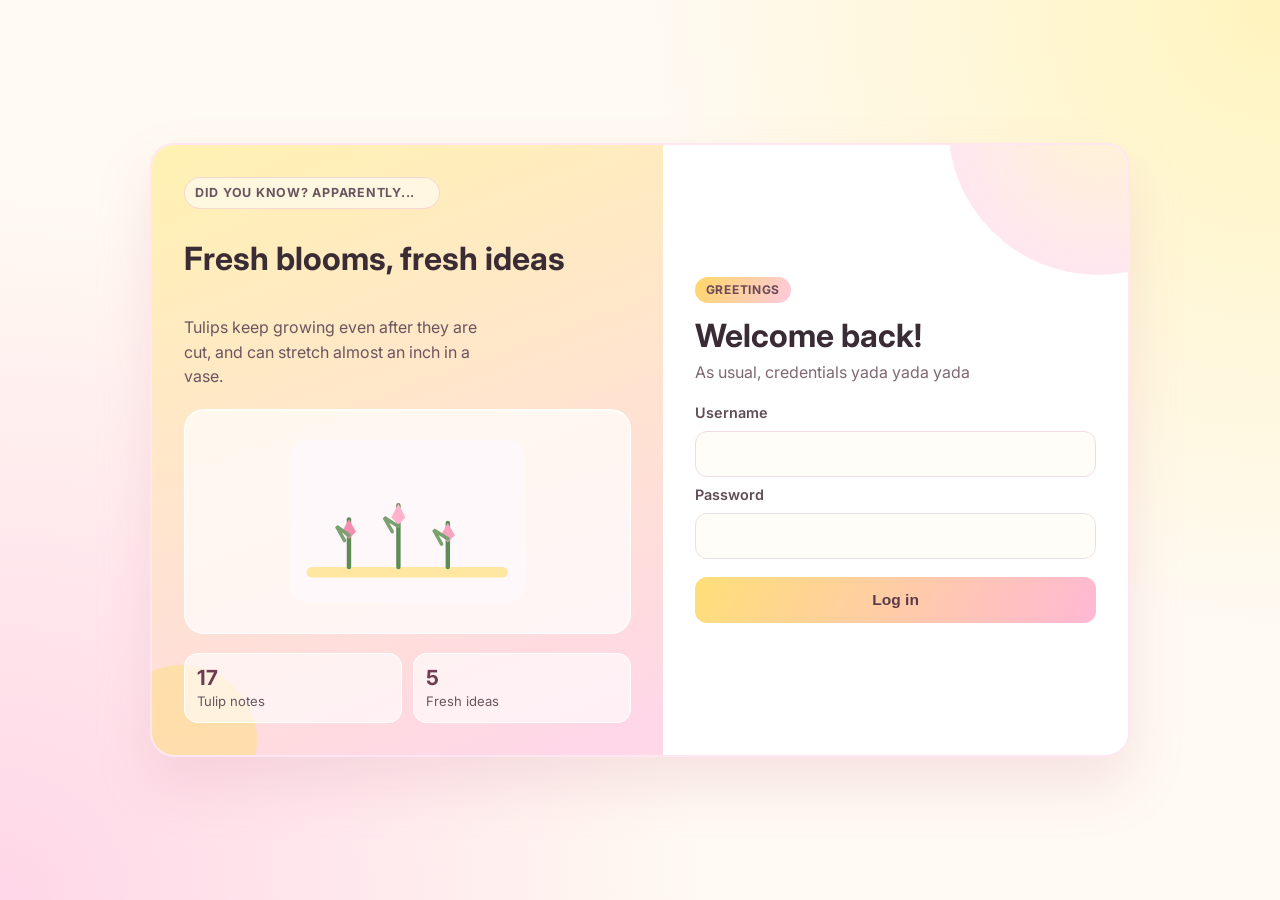
<file: index.html>
<!DOCTYPE html>
<html lang="en">
  <head>
    <meta charset="UTF-8" />
    <meta name="viewport" content="width=device-width, initial-scale=1.0" />
    <title>forbes.co - Team Login</title>
    <link rel="preconnect" href="https://fonts.googleapis.com" />
    <link rel="preconnect" href="https://fonts.gstatic.com" crossorigin />
    <link
      href="https://fonts.googleapis.com/css2?family=Inter:wght@400;500;600;700&display=swap"
      rel="stylesheet"
    />
    <link rel="stylesheet" href="css/login-page.css" />
  </head>
  <body>
    <main class="page">
      <section class="auth-card" aria-labelledby="login-title">
        <div class="auth-layout">
          <aside class="auth-visual" aria-hidden="true">
            <div class="visual-text" id="visual-text">
              <p class="visual-kicker" id="theme-kicker">Fun Facts</p>
              <h2 id="theme-title">Fresh blooms, fresh ideas</h2>
              <p id="theme-description">
                Tulips keep growing even after they are cut, and can stretch
                almost an inch in a vase. A little reminder that steady growth
                can happen every day.
              </p>
            </div>

            <div class="illustration-card" id="theme-illustration">
              <svg
                class="brand-illustration"
                viewBox="0 0 300 220"
                fill="none"
                xmlns="http://www.w3.org/2000/svg"
              >
                <rect x="16" y="18" width="268" height="184" rx="22" fill="#fff8fb" />
                <rect x="36" y="162" width="228" height="12" rx="6" fill="#ffe7a1" />
                <path d="M84 162V108" stroke="#5f8b57" stroke-width="5" stroke-linecap="round" />
                <path d="M140 162V92" stroke="#5f8b57" stroke-width="5" stroke-linecap="round" />
                <path d="M196 162V112" stroke="#5f8b57" stroke-width="5" stroke-linecap="round" />
                <path d="M76 122L84 108L92 122L84 130L76 122Z" fill="#f48fb3" />
                <path d="M132 106L140 90L148 106L140 114L132 106Z" fill="#ffb3cd" />
                <path d="M188 126L196 112L204 126L196 134L188 126Z" fill="#f7a3c2" />
                <path d="M84 126L70 116L79 132" stroke="#7aa16f" stroke-width="4" stroke-linecap="round" />
                <path d="M140 116L124 106L133 122" stroke="#7aa16f" stroke-width="4" stroke-linecap="round" />
                <path d="M196 130L180 120L189 136" stroke="#7aa16f" stroke-width="4" stroke-linecap="round" />
                <circle cx="236" cy="66" r="20" fill="#ffd5e6" />
                <circle cx="236" cy="66" r="8" fill="#fff8fb" />
              </svg>
            </div>

            <div class="visual-metrics">
              <div>
                <strong id="metric-a-value">17</strong>
                <span id="metric-a-label">Tulip notes</span>
              </div>
              <div>
                <strong id="metric-b-value">5</strong>
                <span id="metric-b-label">Fresh ideas</span>
              </div>
            </div>
          </aside>

          <div class="auth-form-pane">
            <div class="brand-pill">Greetings</div>
            <h1 id="login-title">Welcome back!</h1>
            <p class="subtitle">As usual, credentials yada yada yada</p>

            <form id="login-form" novalidate>
              <label for="username">Username</label>
              <input
                type="text"
                id="username"
                name="username"
                autocomplete="username"
                placeholder=""
                required
              />

              <label for="password">Password</label>
              <input
                type="password"
                id="password"
                name="password"
                autocomplete="current-password"
                placeholder=""
                required
                minlength="6"
              />

              <button type="submit" id="submit-btn">Log in</button>
            </form>

            <!-- <p class="hint">
              Mock credentials: <strong>test@email.com</strong> /
              <strong>password</strong>
            </p> -->
          </div>
        </div>
      </section>
    </main>
    <div id="toast-container" class="toast-container" aria-live="polite" aria-atomic="true"></div>

    <script src="js/toast-notifications.js"></script>
    <script src="js/login-page.js"></script>
  </body>
</html>
</file>
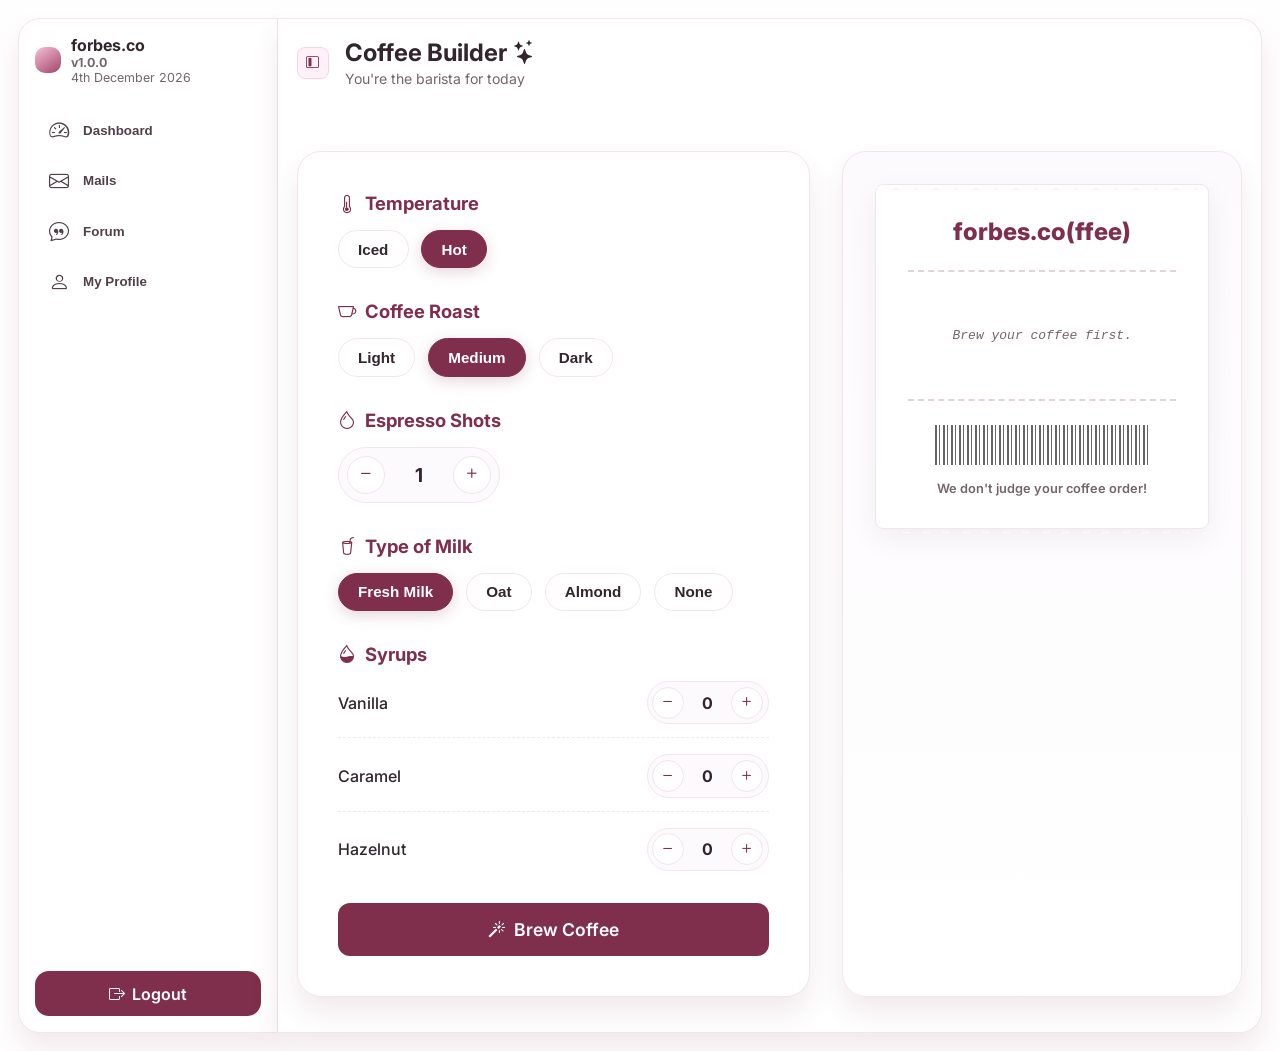
<file: coffee-builder.html>
<!DOCTYPE html>
<html lang="en">

<head>
    <meta charset="UTF-8" />
    <meta name="viewport" content="width=device-width, initial-scale=1.0" />
    <title>forbes.co - Coffee Builder</title>
    <link rel="preconnect" href="https://fonts.googleapis.com" />
    <link rel="preconnect" href="https://fonts.gstatic.com" crossorigin />
    <link href="https://fonts.googleapis.com/css2?family=Inter:wght@400;500;600;700;800&display=swap"
        rel="stylesheet" />
    <link rel="stylesheet" href="https://cdn.jsdelivr.net/npm/bootstrap-icons@1.11.3/font/bootstrap-icons.min.css" />
    <link rel="stylesheet" href="css/dashboard-page.css" />
    <link rel="stylesheet" href="css/inventory-page.css" />
    <link rel="stylesheet" href="css/unlock-modal.css" />
    <link rel="stylesheet" href="css/coffee-builder.css" />
</head>

<body>
    <div class="dashboard-shell">
        <aside class="sidebar">
            <div class="brand">
                <span class="brand-dot"></span>
                <div>
                    <p class="brand-name">forbes.co</p>
                    <p class="brand-sub" style="font-weight: bold;">v1.0.0</p>
                    <p id="brand-date" class="brand-sub"></p>
                </div>
            </div>

            <nav class="sidebar-nav" aria-label="Primary">
                <button class="nav-item" onclick="window.location.href='dashboard.html'">
                    <i class="bi bi-speedometer2"></i>
                    <span>Dashboard</span>
                </button>
                <button class="nav-item" onclick="window.location.href='mails.html'">
                    <i class="bi bi-envelope"></i>
                    <span>Mails</span>
                </button>
                <button class="nav-item" onclick="window.location.href='forum.html'">
                    <i class="bi bi-chat-quote"></i>
                    <span>Forum</span>
                </button>
                <button class="nav-item" onclick="window.location.href='profile.html'">
                    <i class="bi bi-person"></i>
                    <span>My Profile</span>
                </button>
            </nav>

            <div class="sidebar-footer">
                <!-- <div class="sidebar-note">
                    <p class="note-title">Coffee Time</p>
                    <p class="note-copy">Brewing something special today.</p>
                </div> -->
                <button id="logout-btn" class="btn solid sidebar-logout" type="button">
                    <i class="bi bi-box-arrow-right" aria-hidden="true"></i>
                    <span>Logout</span>
                </button>
            </div>
        </aside>

        <main class="main-content">
            <header class="topbar">
                <div style="display: flex; align-items: center; gap: 1rem;">
                    <button id="sidebar-toggle" class="sidebar-toggle" aria-label="Toggle Sidebar">
                        <i class="bi bi-layout-sidebar-inset"></i>
                    </button>
                    <div>
                        <h1>Coffee Builder <i class="bi bi-stars"></i></h1>
                        <p id="session-status" class="session-status">Build your perfect cup</p>
                    </div>
                </div>
            </header>

            <div class="builder-container">
                <div class="options-grid">

                    <!-- Form Side -->
                    <div class="builder-card form-card">

                        <!-- Temperature -->
                        <div class="builder-section">
                            <h3><i class="bi bi-thermometer-half"></i> Temperature</h3>
                            <div class="pill-group" id="temp-group">
                                <button class="pill-btn" data-val="Iced">Iced</button>
                                <button class="pill-btn selected" data-val="Hot">Hot</button>
                            </div>
                        </div>

                        <!-- Coffee Roast -->
                        <div class="builder-section">
                            <h3><i class="bi bi-cup"></i> Coffee Roast</h3>
                            <div class="pill-group" id="roast-group">
                                <button class="pill-btn" data-val="Light Roast">Light</button>
                                <button class="pill-btn selected" data-val="Medium Roast">Medium</button>
                                <button class="pill-btn" data-val="Dark Roast">Dark</button>
                            </div>
                        </div>

                        <!-- Espresso Shots -->
                        <div class="builder-section">
                            <h3><i class="bi bi-droplet"></i> Espresso Shots</h3>
                            <div class="counter-wrap">
                                <button class="icon-btn" id="shot-minus"><i class="bi bi-dash"></i></button>
                                <span class="counter-val" id="shot-count">1</span>
                                <button class="icon-btn" id="shot-plus"><i class="bi bi-plus"></i></button>
                            </div>
                        </div>

                        <!-- Milk Type -->
                        <div class="builder-section">
                            <h3><i class="bi bi-cup-straw"></i> Type of Milk</h3>
                            <div class="pill-group" id="milk-group">
                                <button class="pill-btn selected" data-val="Fresh Milk">Fresh Milk</button>
                                <button class="pill-btn" data-val="Oat Milk">Oat</button>
                                <button class="pill-btn" data-val="Almond Milk">Almond</button>
                                <button class="pill-btn" data-val="No Milk">None</button>
                            </div>
                        </div>

                        <!-- Syrups -->
                        <div class="builder-section">
                            <h3><i class="bi bi-droplet-half"></i> Syrups</h3>
                            <div class="syrup-list">
                                <div class="syrup-item" data-syrup="Vanilla">
                                    <span class="syrup-name">Vanilla</span>
                                    <div class="counter-wrap small">
                                        <button class="icon-btn syrup-minus"><i class="bi bi-dash"></i></button>
                                        <span class="counter-val syrup-count">0</span>
                                        <button class="icon-btn syrup-plus"><i class="bi bi-plus"></i></button>
                                    </div>
                                </div>
                                <div class="syrup-item" data-syrup="Caramel">
                                    <span class="syrup-name">Caramel</span>
                                    <div class="counter-wrap small">
                                        <button class="icon-btn syrup-minus"><i class="bi bi-dash"></i></button>
                                        <span class="counter-val syrup-count">0</span>
                                        <button class="icon-btn syrup-plus"><i class="bi bi-plus"></i></button>
                                    </div>
                                </div>
                                <div class="syrup-item" data-syrup="Hazelnut">
                                    <span class="syrup-name">Hazelnut</span>
                                    <div class="counter-wrap small">
                                        <button class="icon-btn syrup-minus"><i class="bi bi-dash"></i></button>
                                        <span class="counter-val syrup-count">0</span>
                                        <button class="icon-btn syrup-plus"><i class="bi bi-plus"></i></button>
                                    </div>
                                </div>
                            </div>
                        </div>

                        <button class="btn solid brew-btn" id="brew-btn">
                            <i class="bi bi-magic"></i> Brew Coffee
                        </button>
                    </div>

                    <!-- Output Side -->
                    <div class="builder-card result-card">
                        <div class="ticket">
                            <h2 class="ticket-brand">forbes.co(ffee)</h2>
                            <div class="ticket-divider"></div>

                            <div class="order-details" id="order-details">
                                <p class="placeholder-text">Brew your coffee first.</p>
                                <!-- JS outputs content here -->
                            </div>

                            <div class="ticket-divider"></div>
                            <div class="ticket-bottom">
                                <div class="barcode"></div>
                                <p class="thanks-note">We don't judge your coffee order!</p>
                            </div>
                        </div>
                    </div>

                </div>
            </div>
        </main>
        <div id="sidebar-overlay" class="sidebar-overlay"></div>
    </div>
    <script src="js/sidebar.js"></script>
    <script src="js/inventory-page.js"></script>
    <script src="js/audio-manager.js"></script>
    <script src="js/unlock-modal.js"></script>
    <script src="js/coffee-builder.js"></script>
</body>

</html>
</file>
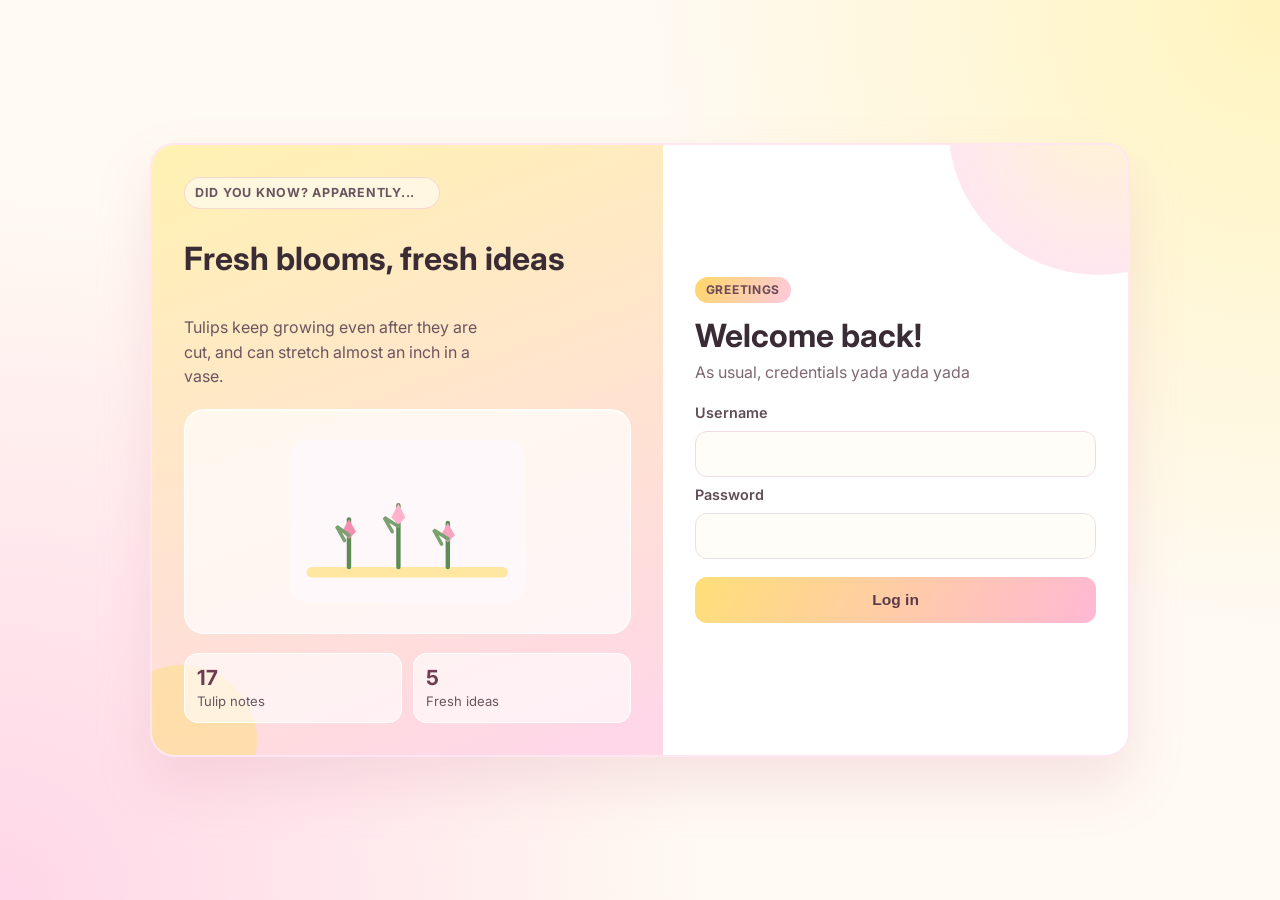
<file: dashboard.html>
<!DOCTYPE html>
<html lang="en">

<head>
  <meta charset="UTF-8" />
  <meta name="viewport" content="width=device-width, initial-scale=1.0" />
  <title>forbes.co - Dashboard</title>
  <link rel="preconnect" href="https://fonts.googleapis.com" />
  <link rel="preconnect" href="https://fonts.gstatic.com" crossorigin />
  <link href="https://fonts.googleapis.com/css2?family=Inter:wght@400;500;600;700&display=swap" rel="stylesheet" />
  <link rel="stylesheet" href="https://cdn.jsdelivr.net/npm/bootstrap-icons@1.11.3/font/bootstrap-icons.min.css" />
  <link rel="stylesheet" href="css/dashboard-page.css" />
</head>

<body>
  <div class="dashboard-shell">
    <aside class="sidebar">
      <div class="brand">
        <span class="brand-dot"></span>
        <div>
          <p class="brand-name">forbes.co</p>
          <p class="brand-sub" style="font-weight: bold;">v1.0.0</p>
          <p id="brand-date" class="brand-sub"></p>
        </div>
      </div>

      <nav class="sidebar-nav" aria-label="Primary">
        <button class="nav-item active" onclick="window.location.href='dashboard.html'">
          <i class="bi bi-speedometer2"></i>
          <span>Dashboard</span>
        </button>
        <button class="nav-item" onclick="window.location.href='mails.html'">
          <i class="bi bi-envelope"></i>
          <span>Mails</span>
        </button>
        <button class="nav-item" onclick="window.location.href='forum.html'">
          <i class="bi bi-chat-quote"></i>
          <span>Forum</span>
        </button>
        <button class="nav-item" onclick="window.location.href='profile.html'">
          <i class="bi bi-person"></i>
          <span>My Profile</span>
        </button>
      </nav>

      <div class="sidebar-footer">
        <!-- <div class="sidebar-note">
          <p class="note-title">Today’s vibe</p>
          <p class="note-copy">Pastel mode is on. Keep it bright and tidy.</p>
        </div> -->
        <button id="logout-btn" class="btn solid sidebar-logout" type="button">
          <i class="bi bi-box-arrow-right" aria-hidden="true"></i>
          <span>Logout</span>
        </button>
      </div>
    </aside>

    <main class="main-content">
      <header class="topbar">
        <div style="display: flex; align-items: center; gap: 1rem;">
          <button id="sidebar-toggle" class="sidebar-toggle" aria-label="Toggle Sidebar">
            <i class="bi bi-layout-sidebar-inset"></i>
          </button>
          <div>
            <h1>Dashboard</h1>
            <p id="session-status" class="session-status">Checking session...</p>
          </div>
        </div>
      </header>

      <section class="stats-grid" aria-label="Summary statistics">
        <article class="stat-card">
          <div class="stat-head">
            <p>My Events</p>
            <i class="bi bi-calendar-x stat-icon orders" aria-hidden="true"></i>
          </div>
          <h2 id="orders-today">0</h2>
          <span>Imminent celebrations</span>
        </article>
        <article class="stat-card">
          <div class="stat-head">
            <p>Love Points</p>
            <i class="bi bi-arrow-through-heart stat-icon revenue" aria-hidden="true"></i>
          </div>
          <h2 id="revenue-today">$0</h2>
          <span>Strong relationship indicator</span>
        </article>
        <article class="stat-card clickable" onclick="window.location.href='inventory.html'">
          <div class="stat-head">
            <p>Inventory Items</p>
            <i class="bi bi-box-seam stat-icon stock" aria-hidden="true"></i>
          </div>
          <h2 id="low-stock-count">12/40</h2>
          <span>Explore to unlock</span>
        </article>
      </section>

      <section class="panel-grid">
        <article class="panel orders-panel">
          <div class="panel-head">
            <h3>System Logs</h3>
            <!-- <button class="text-btn" type="button">Refresh</button> -->
          </div>
          <div class="logs-table-wrap">
            <table id="logs-table">
              <thead>
                <tr>
                  <th class="log-time">Timestamp</th>
                  <th class="log-event">Description</th>
                  <th class="priority-col">Priority</th>
                </tr>
              </thead>
              <tbody id="logs-body"></tbody>
            </table>
          </div>
        </article>

        <article class="panel tasks-panel">
          <div class="panel-head">
            <h3>Quick Tasks</h3>
          </div>
          <ul id="task-list" class="task-list"></ul>
        </article>

        <article class="panel music-panel">
          <div class="panel-head">
            <h3>My Jams</h3>
          </div>
          <div class="music-widget">
            <div class="music-info">
              <div class="record-wrapper">
                <img id="music-cover" src="media/music1.png" alt="Music Cover" class="music-cover">
                <div class="record-hole"></div>
              </div>
              <div class="track-details">
                <p id="track-name" class="track-name">Music 1</p>
                <p id="track-artist" class="track-artist">forbes.co vibes</p>
              </div>
            </div>
            <div class="music-controls">
              <button id="prev-track" class="music-btn" aria-label="Previous Track">
                <i class="bi bi-skip-backward-fill"></i>
              </button>
              <button id="play-pause" class="music-btn play-btn" aria-label="Play/Pause">
                <i id="play-icon" class="bi bi-play-fill"></i>
              </button>
              <button id="next-track" class="music-btn" aria-label="Next Track">
                <i class="bi bi-skip-forward-fill"></i>
              </button>
            </div>
            <div class="music-progress">
              <div id="progress-bar" class="progress-bar"></div>
            </div>
          </div>
        </article>
      </section>
    </main>
    <div id="sidebar-overlay" class="sidebar-overlay"></div>
  </div>

  <script src="js/sidebar.js"></script>
  <script src="js/dashboard-page.js"></script>
</body>

</html>
</file>
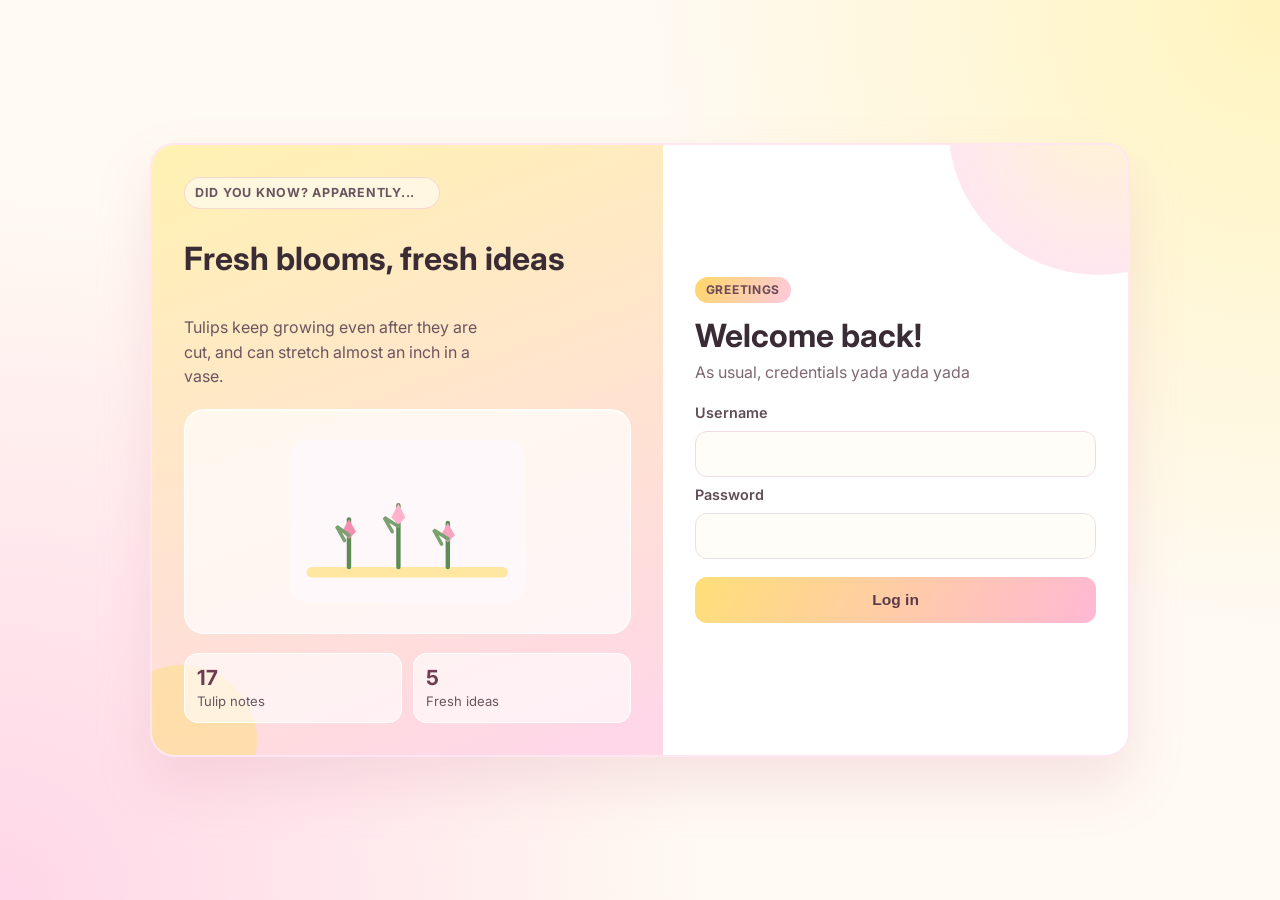
<file: digital-itinerary.html>
<!DOCTYPE html>
<html lang="en">

<head>
    <meta charset="UTF-8">
    <meta name="viewport" content="width=device-width, initial-scale=1.0">
    <title>Our Perfect Day</title>
    <!-- Cute Fonts -->
    <link rel="preconnect" href="https://fonts.googleapis.com">
    <link rel="preconnect" href="https://fonts.gstatic.com" crossorigin>
    <link
        href="https://fonts.googleapis.com/css2?family=Caveat:wght@600;700&family=Outfit:wght@400;500;700;800&family=Quicksand:wght@500;600;700&display=swap"
        rel="stylesheet">
    <!-- Icons -->
    <link rel="stylesheet" href="https://cdn.jsdelivr.net/npm/bootstrap-icons@1.11.3/font/bootstrap-icons.min.css">

    <!-- Custom CSS -->
    <link rel="stylesheet" href="css/digital-itinerary.css">
</head>

<body>

    <!-- Abstract Shapes for Background -->
    <div class="shape shape-1"></div>
    <div class="shape shape-2"></div>
    <div class="shape shape-3"></div>

    <div class="itinerary-wrapper">
        <header class="header">
            <h1>The Birthdate v26</h1>
            <p id="itinerary-date">Loading...</p>
        </header>

        <main id="itinerary-content" class="timeline">
            <!-- Timeline items injected here via JS -->
            <div class="loading-state">
                <i class="bi bi-balloon-heart"></i>
                <p>Curating your special moments...</p>
            </div>
        </main>

        <footer class="footer">
            <h3>See you soon! <i class="bi bi-heart-fill"></i></h3>
        </footer>
    </div>

    <!-- Scripts -->
    <script src="js/itinerary-config.js"></script>
    <script src="js/digital-itinerary.js"></script>
</body>

</html>
</file>
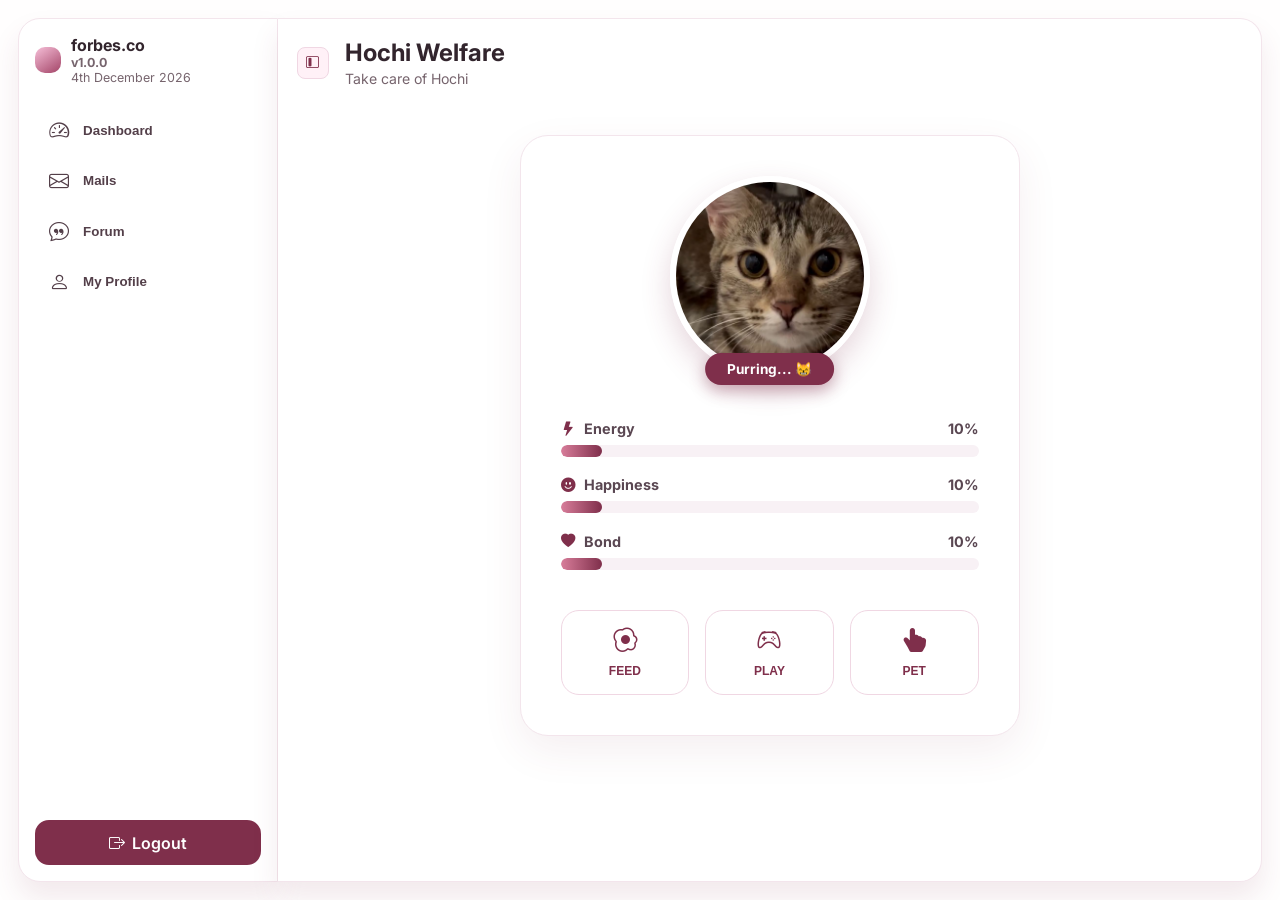
<file: hochi-welfare.html>
<!DOCTYPE html>
<html lang="en">

<head>
    <meta charset="UTF-8">
    <meta name="viewport" content="width=device-width, initial-scale=1.0">
    <title>forbes.co - Hochi Welfare</title>
    <link rel="preconnect" href="https://fonts.googleapis.com">
    <link rel="preconnect" href="https://fonts.gstatic.com" crossorigin>
    <link href="https://fonts.googleapis.com/css2?family=Inter:wght@400;500;600;700&display=swap" rel="stylesheet">
    <link rel="stylesheet" href="https://cdn.jsdelivr.net/npm/bootstrap-icons@1.11.3/font/bootstrap-icons.min.css">
    <link rel="stylesheet" href="css/dashboard-page.css">
    <link rel="stylesheet" href="css/hochi-page.css">
    <link rel="stylesheet" href="css/unlock-modal.css" />
</head>

<body>
    <div class="dashboard-shell">
        <aside class="sidebar">
            <div class="brand">
                <span class="brand-dot"></span>
                <div>
                    <p class="brand-name">forbes.co</p>
                    <p class="brand-sub" style="font-weight: bold;">v1.0.0</p>
                    <p id="brand-date" class="brand-sub"></p>
                </div>
            </div>

            <nav class="sidebar-nav" aria-label="Primary">
                <button class="nav-item" onclick="window.location.href='dashboard.html'">
                    <i class="bi bi-speedometer2"></i>
                    <span>Dashboard</span>
                </button>
                <button class="nav-item" onclick="window.location.href='mails.html'">
                    <i class="bi bi-envelope"></i>
                    <span>Mails</span>
                </button>
                <button class="nav-item" onclick="window.location.href='forum.html'">
                    <i class="bi bi-chat-quote"></i>
                    <span>Forum</span>
                </button>
                <button class="nav-item" onclick="window.location.href='profile.html'">
                    <i class="bi bi-person"></i>
                    <span>My Profile</span>
                </button>
            </nav>

            <div class="sidebar-footer">
                <!-- <div class="sidebar-note">
                    <p class="note-title">Welfare Check</p>
                    <p class="note-copy">Keep Hochi happy to unlock special rewards.</p>
                    <a href="javascript:resetHochiStats()"
                        style="font-size: 0.7rem; color: var(--burgundy); opacity: 0.6; text-decoration: underline; margin-top: 0.5rem; display: block;">Reset
                        Stats</a>
                </div> -->
                <button id="logout-btn" class="btn solid sidebar-logout" type="button">
                    <i class="bi bi-box-arrow-right" aria-hidden="true"></i>
                    <span>Logout</span>
                </button>
            </div>
        </aside>

        <main class="main-content">
            <header class="topbar">
                <div style="display: flex; align-items: center; gap: 1rem;">
                    <button id="sidebar-toggle" class="sidebar-toggle" aria-label="Toggle Sidebar">
                        <i class="bi bi-layout-sidebar-inset"></i>
                    </button>
                    <div>
                        <h1>Hochi Welfare</h1>
                        <p class="session-status">Take care of Hochi</p>
                    </div>
                </div>
            </header>

            <div class="hochi-container">
                <div class="hochi-card">
                    <div class="hochi-visual-wrap">
                        <img src="media/hochi.jpeg" alt="Hochi" class="hochi-image">
                        <div class="mood-vibe" id="hochi-vibe">Purring...</div>
                    </div>

                    <div class="stats-container">
                        <div class="stat-row">
                            <div class="stat-label">
                                <span><i class="bi bi-lightning-fill"></i> Energy</span>
                                <span id="energy-val">50%</span>
                            </div>
                            <div class="progress-bar-wrap">
                                <div id="energy-bar" class="progress-fill" style="width: 50%;"></div>
                            </div>
                        </div>

                        <div class="stat-row">
                            <div class="stat-label">
                                <span><i class="bi bi-emoji-smile-fill"></i> Happiness</span>
                                <span id="happiness-val">50%</span>
                            </div>
                            <div class="progress-bar-wrap">
                                <div id="happiness-bar" class="progress-fill" style="width: 50%;"></div>
                            </div>
                        </div>

                        <div class="stat-row">
                            <div class="stat-label">
                                <span><i class="bi bi-heart-fill"></i> Bond</span>
                                <span id="bond-val">50%</span>
                            </div>
                            <div class="progress-bar-wrap">
                                <div id="bond-bar" class="progress-fill" style="width: 50%;"></div>
                            </div>
                        </div>
                    </div>

                    <div class="action-buttons">
                        <button class="action-btn" id="feed-btn">
                            <i class="bi bi-egg-fried"></i>
                            <span>Feed</span>
                        </button>
                        <button class="action-btn" id="play-btn">
                            <i class="bi bi-controller"></i>
                            <span>Play</span>
                        </button>
                        <button class="action-btn" id="pet-btn">
                            <i class="bi bi-hand-index-thumb-fill"></i>
                            <span>Pet</span>
                        </button>
                    </div>
                </div>
            </div>
        </main>

        <div id="sidebar-overlay" class="sidebar-overlay"></div>
    </div>



    <!-- Warning Modal for Low Stats -->
    <div id="warning-modal" class="modal-overlay">
        <div class="modal-content">
            <div class="modal-visual warning">
                <i class="bi bi-exclamation-triangle" style="color: #e65100;"></i>
            </div>
            <h2>Careful Now...</h2>
            <p id="warning-desc">Please take care of Hochi carefully. Remember, playing too much can cause her energy to
                drain rapidly!</p>
            <div class="modal-actions">
                <button id="warning-close" class="btn solid"
                    style="width: 100%; background: #e65100; border-color: #e65100;">I'll be careful</button>
            </div>
        </div>
    </div>

    <script src="js/sidebar.js"></script>
    <script src="js/inventory-page.js"></script>
    <script src="js/audio-manager.js"></script>
    <script src="js/unlock-modal.js"></script>
    <script src="js/hochi-page.js"></script>
</body>

</html>
</file>
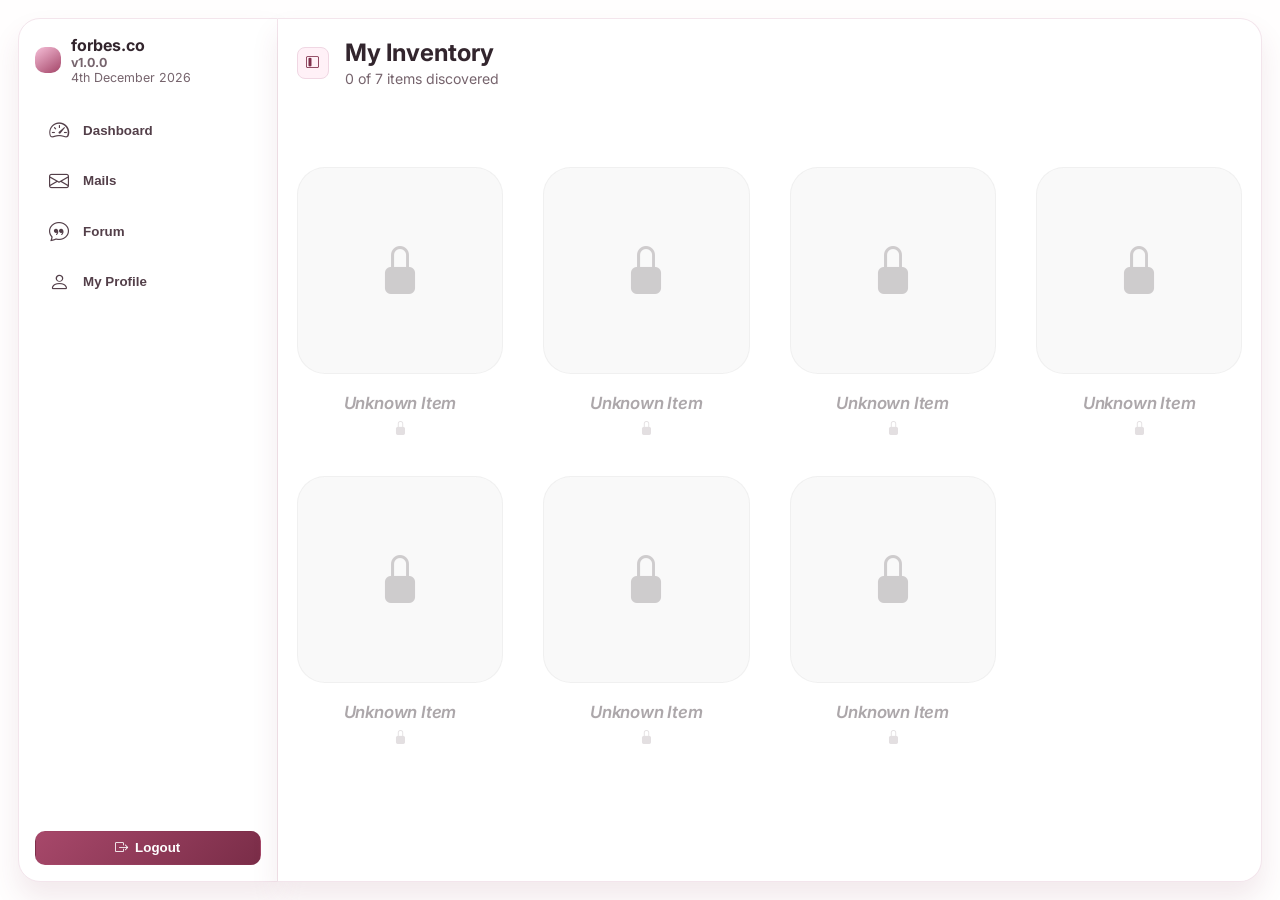
<file: inventory.html>
<!DOCTYPE html>
<html lang="en">

<head>
    <meta charset="UTF-8" />
    <meta name="viewport" content="width=device-width, initial-scale=1.0" />
    <title>forbes.co - Inventory Collection</title>
    <link rel="preconnect" href="https://fonts.googleapis.com" />
    <link rel="preconnect" href="https://fonts.gstatic.com" crossorigin />
    <link href="https://fonts.googleapis.com/css2?family=Inter:wght@400;500;600;700&display=swap" rel="stylesheet" />
    <link rel="stylesheet" href="https://cdn.jsdelivr.net/npm/bootstrap-icons@1.11.3/font/bootstrap-icons.min.css" />
    <link rel="stylesheet" href="css/dashboard-page.css" />
    <link rel="stylesheet" href="css/inventory-page.css" />
</head>

<body>
    <div class="dashboard-shell">
        <aside class="sidebar">
            <div class="brand">
                <span class="brand-dot"></span>
                <div>
                    <p class="brand-name">forbes.co</p>
                    <p class="brand-sub" style="font-weight: bold;">v1.0.0</p>
                    <p id="brand-date" class="brand-sub"></p>
                </div>
            </div>

            <nav class="sidebar-nav" aria-label="Primary">
                <button class="nav-item" onclick="window.location.href='dashboard.html'">
                    <i class="bi bi-speedometer2"></i>
                    <span>Dashboard</span>
                </button>
                <button class="nav-item" onclick="window.location.href='mails.html'">
                    <i class="bi bi-envelope"></i>
                    <span>Mails</span>
                </button>
                <button class="nav-item" onclick="window.location.href='forum.html'">
                    <i class="bi bi-chat-quote"></i>
                    <span>Forum</span>
                </button>
                <button class="nav-item" onclick="window.location.href='profile.html'">
                    <i class="bi bi-person"></i>
                    <span>My Profile</span>
                </button>
            </nav>

            <div class="sidebar-footer">
                <!-- <div class="sidebar-note">
                    <p class="note-title">Collection Goal</p>
                    <p class="note-copy">Unlock all items to reach Master Merchant level.</p>
                </div> -->
                <button id="logout-btn" class="btn solid sidebar-logout" type="button">
                    <i class="bi bi-box-arrow-right" aria-hidden="true"></i>
                    <span>Logout</span>
                </button>
            </div>
        </aside>

        <main class="main-content">
            <header class="topbar">
                <div style="display: flex; align-items: center; gap: 1rem;">
                    <button id="sidebar-toggle" class="sidebar-toggle" aria-label="Toggle Sidebar">
                        <i class="bi bi-layout-sidebar-inset"></i>
                    </button>
                    <div style="display: flex; align-items: center; gap: 0.75rem;">
                        <div>
                            <h1>My Inventory</h1>
                            <p id="inventory-progress" class="session-status">0 of 0 items discovered</p>
                        </div>
                    </div>
                </div>
                <!-- Redeem Action -->
                <div id="redeem-action-wrap" style="display: none;">
                    <button id="redeem-btn" class="btn solid gold-pulse">
                        <i class="bi bi-stars"></i>
                        <span>Redeem Tokens</span>
                    </button>
                </div>
            </header>

            <div class="inventory-container">
                <div id="inventory-grid" class="inventory-grid">
                    <!-- Dynamic inventory cards will be injected here -->
                </div>
            </div>
        </main>

        <!-- Modal for unlocking (Standard) -->
        <div id="unlock-modal" class="modal-overlay">
            <div class="modal-content">
                <div id="modal-item-visual" class="modal-visual">
                    <i class="bi bi-lock"></i>
                </div>
                <h2 id="modal-item-name">Item Locked</h2>
                <p id="modal-item-desc">You haven't unlocked this item yet! Keep exploring forbes.co to discover more
                    items for your collection.</p>
                <div class="modal-actions">
                    <button id="modal-cancel" class="btn solid" style="width: 100%;">Got it!</button>
                </div>
            </div>
        </div>

        <!-- Redemption Modal 1: The Invitation -->
        <div id="redeem-invite-modal" class="modal-overlay">
            <div class="modal-content">
                <div class="modal-visual gold">
                    <i class="bi bi-patch-check-fill"></i>
                </div>
                <h2>Legendary Collection!</h2>
                <p>You have successfully discovered all tokens scattered throughout the system. Your hardwork and
                    determination has brought you this far, and therefore you shall deservingly, be rewarded.</p>
                <div class="modal-actions">
                    <button id="craft-key-btn" class="btn solid" style="width: 100%;">Craft Master Key</button>
                    <button class="btn ghost modal-close-trigger" style="width: 100%; margin-top: 0.5rem;">Maybe
                        later</button>
                </div>
            </div>
        </div>

        <!-- Redemption Modal 2: The Keyhole Interaction -->
        <div id="keyhole-modal" class="modal-overlay">
            <div class="modal-content keyhole-layout">
                <div class="keyhole-area">
                    <div id="key-target" class="keyhole-target">
                        <i class="bi bi-key-fill"></i>
                    </div>
                </div>
                <h2>Almost there!</h2>
                <p>Drag the Master Key to unlock your reward.</p>

                <div class="draggable-key-wrap">
                    <div id="master-key" class="master-key-asset" draggable="true">
                        <i class="bi bi-key-fill"></i>
                    </div>
                </div>
            </div>
        </div>

        <!-- Global System Loading Overaly -->
        <div id="system-loading" class="system-loading-overlay">
            <div class="loader-content">
                <div class="modern-spinner"></div>
                <p id="loading-msg">Unlocking Reward...</p>
            </div>
        </div>

        <div id="sidebar-overlay" class="sidebar-overlay"></div>
    </div>

    <script src="js/sidebar.js"></script>
    <script src="js/audio-manager.js"></script>
    <script src="js/inventory-page.js"></script>
</body>

</html>
</file>
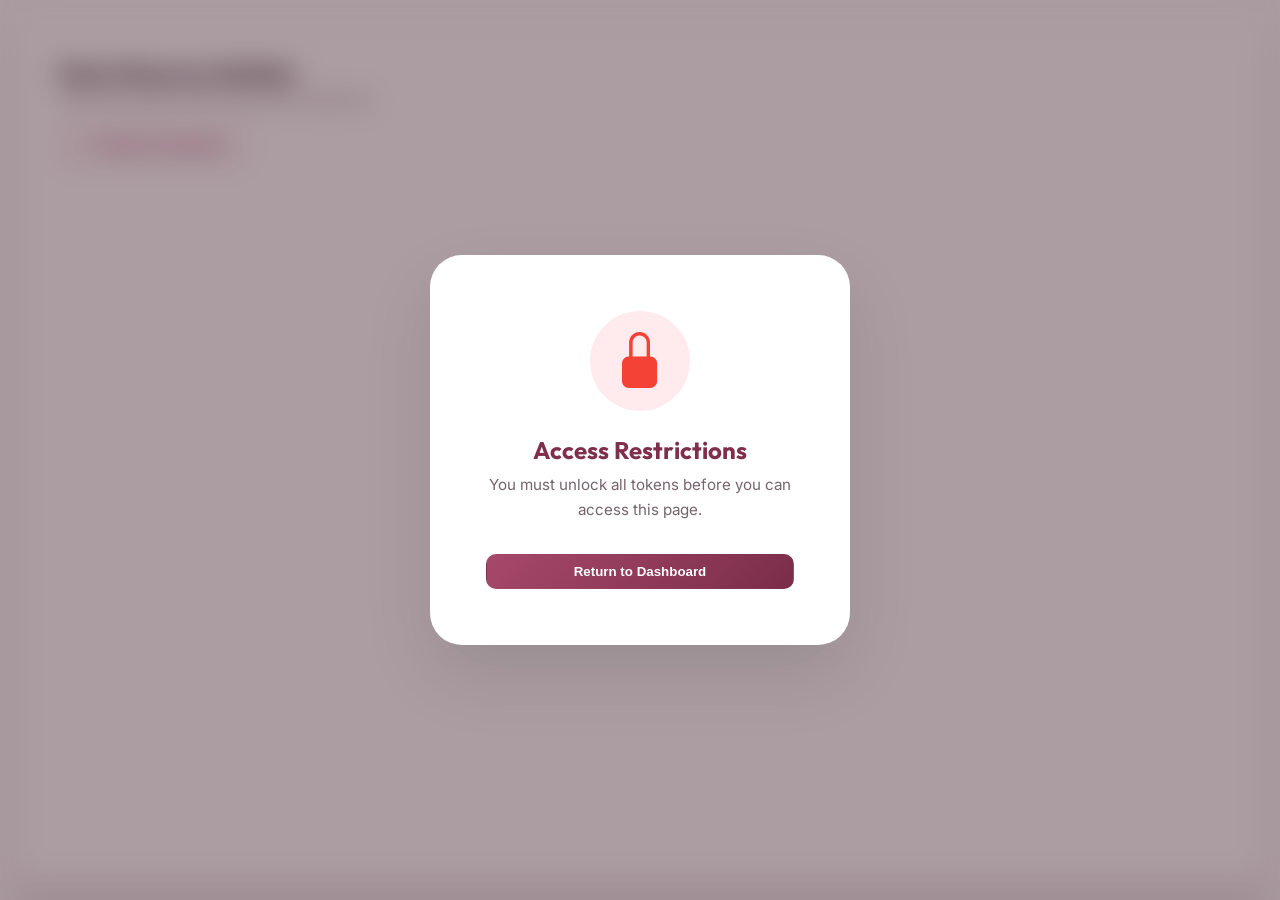
<file: itinerary-builder.html>
<!DOCTYPE html>
<html lang="en">

<head>
    <meta charset="UTF-8" />
    <meta name="viewport" content="width=device-width, initial-scale=1.0" />
    <title>forbes.co - Date Itinerary Builder</title>
    <link rel="preconnect" href="https://fonts.googleapis.com" />
    <link rel="preconnect" href="https://fonts.gstatic.com" crossorigin />
    <link
        href="https://fonts.googleapis.com/css2?family=Inter:wght@400;500;600;700&family=Outfit:wght@400;600;700&display=swap"
        rel="stylesheet" />
    <link rel="stylesheet" href="https://cdn.jsdelivr.net/npm/bootstrap-icons@1.11.3/font/bootstrap-icons.min.css" />
    <link rel="stylesheet" href="css/dashboard-page.css" />
    <link rel="stylesheet" href="css/itinerary-builder.css" />
</head>

<body class="itinerary-page">


    <div class="itinerary-wrapper">
        <main class="main-content">
            <header class="topbar">
                <div style="display: flex; flex-direction: column; align-items: flex-start; gap: 1.2rem;">
                    <div>
                        <h1>Date Itinerary Builder</h1>
                        <p class="session-status">Curate the perfect day with premium selections</p>
                    </div>
                    <button class="btn ghost back-btn" onclick="window.location.href='inventory.html'">
                        <i class="bi bi-arrow-left"></i>
                        <span>Return to Inventory</span>
                    </button>
                </div>

            </header>

            <div class="itinerary-container" id="itinerary-grid">
                <!-- Dynamic Sections & Products will be injected here -->
            </div>
        </main>



        <!-- Sticky Bottom Checkout Bar -->
        <div id="sticky-checkout-bar" class="sticky-checkout-bar">
            <div class="sticky-container">
                <div class="sticky-total-info">
                    <span class="sticky-label">Itinerary Total</span>
                    <span id="sticky-total-val" class="sticky-price">RM 0.00</span>
                </div>
                <button id="sticky-proceed-btn" class="btn solid sticky-btn">
                    <span>Proceed to Checkout</span>
                    <i class="bi bi-arrow-right"></i>
                </button>
            </div>
        </div>
    </div>




    <!-- Empty Warning Modal -->
    <div id="empty-modal" class="modal-overlay">
        <div class="modal-content">
            <div class="modal-visual" style="background: #fff3e0; color: #ff9800;">
                <i class="bi bi-exclamation-triangle"></i>
            </div>
            <h2>Itinerary Empty</h2>
            <p>Your itinerary is currently empty. Please select at least one item before proceeding to checkout.</p>
            <div class="modal-actions">
                <button id="close-empty-modal" class="btn solid" style="width: 100%;">Got it!</button>
            </div>
        </div>
    </div>

    <!-- Limit Warning Modal -->
    <div id="limit-modal" class="modal-overlay">
        <div class="modal-content">
            <div class="modal-visual" style="background: #e3f2fd; color: #2196f3;">
                <i class="bi bi-info-circle"></i>
            </div>
            <h2>Selection Limit</h2>
            <p id="limit-modal-msg">You have reached the maximum selection limit for this section.</p>
            <div class="modal-actions">
                <button id="close-limit-modal" class="btn solid" style="width: 100%;">Got it!</button>
            </div>
        </div>
    </div>

    <!-- Incomplete Warning Modal -->
    <div id="incomplete-modal" class="modal-overlay">
        <div class="modal-content">
            <div class="modal-visual" style="background: #e1f5fe; color: #03a9f4;">
                <i class="bi bi-list-check"></i>
            </div>
            <h2>Almost Ready!</h2>
            <p id="incomplete-modal-msg">Please ensure you've selected at least one item from each category before
                proceeding to checkout.</p>
            <div class="modal-actions">
                <button id="close-incomplete-modal" class="btn solid" style="width: 100%;">Return to Plan</button>
            </div>
        </div>
    </div>

    <!-- Access Denied Modal -->
    <div id="access-denied-modal" class="modal-overlay">
        <div class="modal-content">
            <div class="modal-visual" style="background: #ffebee; color: #f44336;">
                <i class="bi bi-lock-fill"></i>
            </div>
            <h2>Access Restrictions</h2>
            <p>You must unlock all tokens before you can access this page.</p>
            <div class="modal-actions">
                <button id="close-access-denied" class="btn solid" style="width: 100%;">Return to Dashboard</button>
            </div>
        </div>
    </div>

    <script src="js/itinerary-config.js"></script>
    <script src="js/itinerary-builder.js"></script>
</body>

</html>
</file>
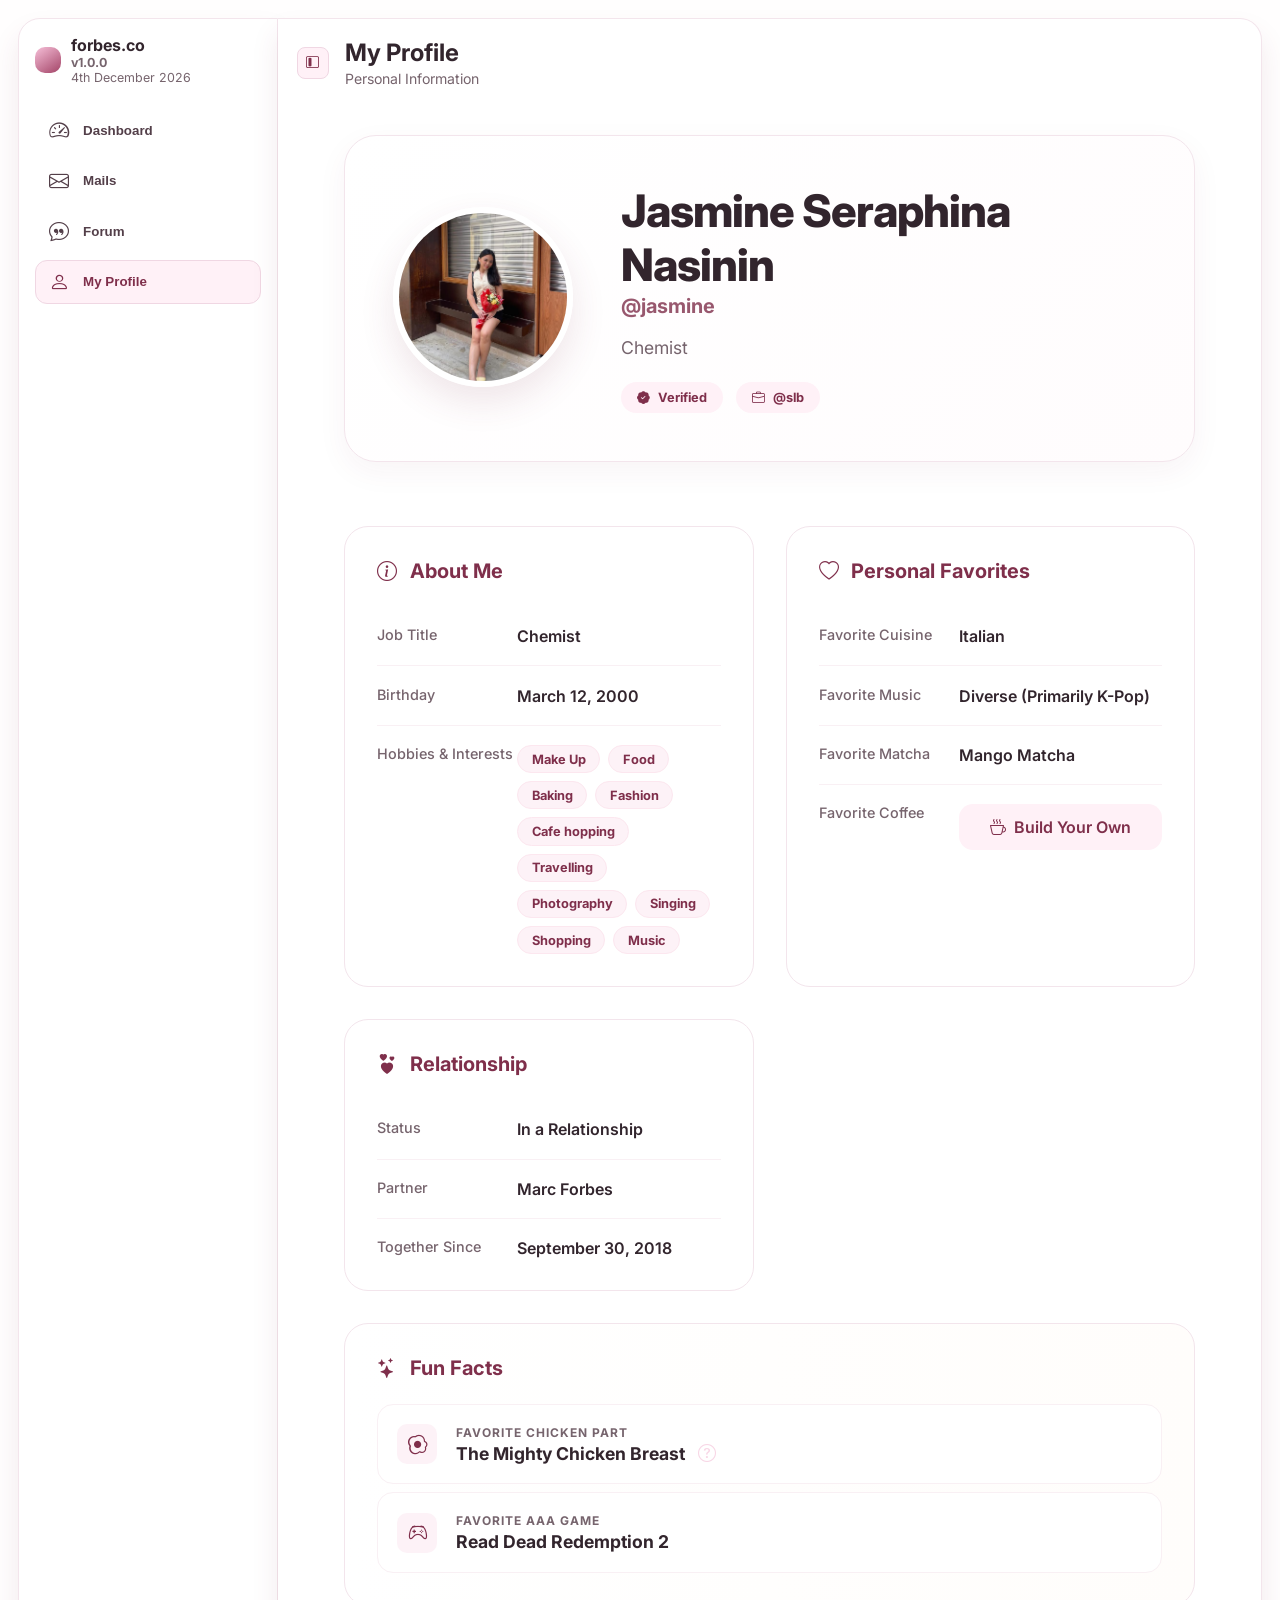
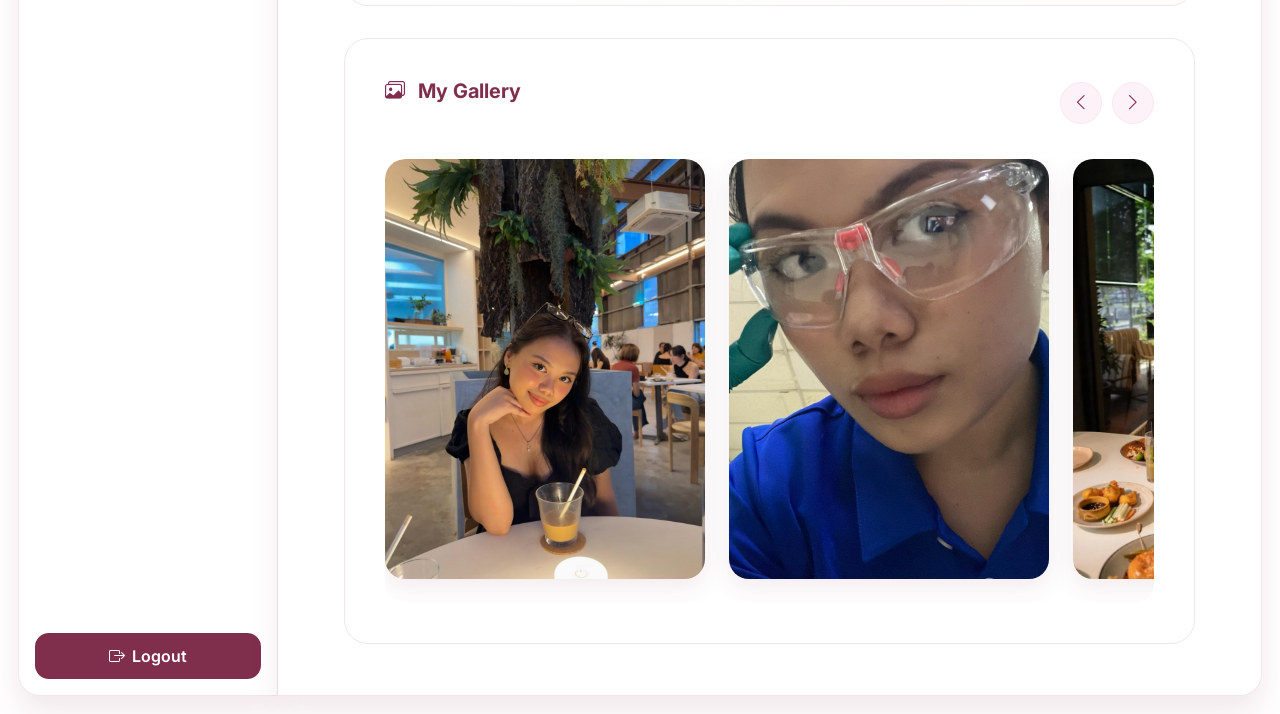
<file: profile.html>
<!DOCTYPE html>
<html lang="en">

<head>
    <meta charset="UTF-8" />
    <meta name="viewport" content="width=device-width, initial-scale=1.0" />
    <title>forbes.co - My Profile</title>
    <link rel="preconnect" href="https://fonts.googleapis.com" />
    <link rel="preconnect" href="https://fonts.gstatic.com" crossorigin />
    <link href="https://fonts.googleapis.com/css2?family=Inter:wght@400;500;600;700&display=swap" rel="stylesheet" />
    <link rel="stylesheet" href="https://cdn.jsdelivr.net/npm/bootstrap-icons@1.11.3/font/bootstrap-icons.min.css" />
    <link rel="stylesheet" href="css/dashboard-page.css" />
    <link rel="stylesheet" href="css/profile-page.css" />
    <link rel="stylesheet" href="css/unlock-modal.css" />
    <link rel="stylesheet" href="css/restore-modal.css" />
</head>

<body>
    <div class="dashboard-shell">
        <aside class="sidebar">
            <div class="brand">
                <span class="brand-dot"></span>
                <div>
                    <p class="brand-name">forbes.co</p>
                    <p class="brand-sub" style="font-weight: bold;">v1.0.0</p>
                    <p id="brand-date" class="brand-sub"></p>
                </div>
            </div>

            <nav class="sidebar-nav" aria-label="Primary">
                <button class="nav-item" onclick="window.location.href='dashboard.html'">
                    <i class="bi bi-speedometer2"></i>
                    <span>Dashboard</span>
                </button>
                <button class="nav-item" onclick="window.location.href='mails.html'">
                    <i class="bi bi-envelope"></i>
                    <span>Mails</span>
                </button>
                <button class="nav-item" onclick="window.location.href='forum.html'">
                    <i class="bi bi-chat-quote"></i>
                    <span>Forum</span>
                </button>
                <button class="nav-item active" onclick="window.location.href='profile.html'">
                    <i class="bi bi-person"></i>
                    <span>My Profile</span>
                </button>
            </nav>

            <div class="sidebar-footer">
                <!-- <div class="sidebar-note">
                    <p class="note-title">Today’s vibe</p>
                    <p class="note-copy">Profile looking sharp, Jasmine.</p>
                </div> -->
                <button id="logout-btn" class="btn solid sidebar-logout" type="button">
                    <i class="bi bi-box-arrow-right" aria-hidden="true"></i>
                    <span>Logout</span>
                </button>
            </div>
        </aside>

        <main class="main-content">
            <header class="topbar">
                <div style="display: flex; align-items: center; gap: 1rem;">
                    <button id="sidebar-toggle" class="sidebar-toggle" aria-label="Toggle Sidebar">
                        <i class="bi bi-layout-sidebar-inset"></i>
                    </button>
                    <div>
                        <h1>My Profile</h1>
                        <p id="session-status" class="session-status">Personal Information</p>
                    </div>
                </div>
            </header>

            <div class="profile-container">
                <div class="profile-hero">
                    <div class="profile-avatar-wrap">
                        <img src="media/profile-pic.jpeg" alt="Jasmine" class="profile-avatar">
                    </div>
                    <div class="profile-meta">
                        <h2 class="profile-fullname">Jasmine Seraphina Nasinin</h2>
                        <p class="profile-username">@jasmine</p>
                        <p class="profile-title">Chemist</p>
                        <div class="profile-badges">
                            <span class="badge"><i class="bi bi-patch-check-fill"></i> Verified</span>
                            <span class="badge"><i class="bi bi-briefcase"></i>@slb</span>
                        </div>
                    </div>
                </div>

                <div class="profile-grid">
                    <section class="profile-section info-card">
                        <h3><i class="bi bi-info-circle"></i> About Me</h3>
                        <div class="info-item">
                            <span class="label">Job Title</span>
                            <span class="value">Chemist</span>
                        </div>
                        <div class="info-item">
                            <span class="label">Birthday</span>
                            <span class="value">March 12, 2000</span>
                        </div>
                        <div class="info-item">
                            <span class="label">Hobbies & Interests</span>
                            <div class="hobbies-list">
                                <span class="hobby-tag">Make Up</span>
                                <span class="hobby-tag">Food</span>
                                <span class="hobby-tag">Baking</span>
                                <span class="hobby-tag">Fashion</span>
                                <span class="hobby-tag">Cafe hopping</span>
                                <span class="hobby-tag">Travelling</span>
                                <span class="hobby-tag">Photography</span>
                                <span class="hobby-tag">Singing</span>
                                <span class="hobby-tag">Shopping</span>
                                <span class="hobby-tag">Music</span>
                            </div>
                        </div>
                    </section>

                    <section class="profile-section info-card">
                        <h3><i class="bi bi-heart"></i> Personal Favorites</h3>
                        <div class="info-item">
                            <span class="label">Favorite Cuisine</span>
                            <span class="value">Italian</span>
                        </div>
                        <div class="info-item">
                            <span class="label">Favorite Music</span>
                            <span class="value">Diverse (Primarily K-Pop)</span>
                        </div>
                        <div class="info-item">
                            <span class="label">Favorite Matcha</span>
                            <span class="value">Mango Matcha</span>
                        </div>
                        <div class="info-item">
                            <span class="label">Favorite Coffee</span>
                            <button class="btn ghost coffee-btn" onclick="window.location.href='coffee-builder.html'"
                                style="display: flex; align-items: center; gap: 0.5rem; justify-content: center;">
                                <i class="bi bi-cup-hot"></i> Build Your Own
                            </button>
                        </div>
                    </section>

                    <section class="profile-section info-card">
                        <h3><i class="bi bi-hearts"></i> Relationship</h3>
                        <div class="info-item">
                            <span class="label">Status</span>
                            <span class="value">In a Relationship</span>
                        </div>
                        <div class="info-item">
                            <span class="label">Partner</span>
                            <span class="value">Marc Forbes</span>
                        </div>
                        <div class="info-item">
                            <span class="label">Together Since</span>
                            <span class="value">September 30, 2018</span>
                        </div>
                    </section>

                    <section class="profile-section info-card fun-facts">
                        <h3><i class="bi bi-stars"></i> Fun Facts</h3>
                        <div class="fact-list">
                            <div class="fact-item" id="chicken-fact-item">
                                <div class="fact-icon"><i class="bi bi-egg-fried"></i></div>
                                <div class="fact-info">
                                    <span class="fact-label">Favorite Chicken Part</span>
                                    <div class="fact-value-wrapper">
                                        <span class="fact-value" id="chicken-part-value">The Mighty Chicken
                                            Breast</span>
                                        <span class="edit-hint" data-tooltip="Not quite right? Lets fix that">
                                            <i class="bi bi-question-circle"></i>
                                        </span>
                                    </div>
                                    <!-- Selector -->
                                    <div class="chicken-selector" id="chicken-selector" style="display: none;">
                                        <p class="selector-hint">Not quite right? Let's fix that!</p>
                                        <button class="choice-btn" data-val="Drumstick">Drumstick</button>
                                        <button class="choice-btn" data-val="Thigh">Thigh</button>
                                        <button class="choice-btn" data-val="Bones">Bones</button>
                                        <button class="choice-btn" data-val="Breast">Breast</button>
                                        <button class="choice-btn" data-val="Wings">Wings</button>
                                    </div>
                                </div>
                            </div>
                            <div class="fact-item">
                                <div class="fact-icon"><i class="bi bi-controller"></i></div>
                                <div class="fact-info">
                                    <span class="fact-label">Favorite AAA Game</span>
                                    <span class="fact-value">Read Dead Redemption 2</span>
                                </div>
                            </div>
                        </div>
                    </section>
                </div>

                <section class="profile-gallery info-card">
                    <div class="gallery-header">
                        <h3><i class="bi bi-images"></i>My Gallery</h3>
                        <div class="carousel-controls">
                            <button id="gallery-prev" class="icon-btn"><i class="bi bi-chevron-left"></i></button>
                            <button id="gallery-next" class="icon-btn"><i class="bi bi-chevron-right"></i></button>
                        </div>
                    </div>
                    <div class="carousel-wrapper">
                        <div id="profile-carousel" class="carousel-track">
                            <!-- Dynamic Gallery Content -->
                        </div>
                    </div>
                </section>
            </div>
        </main>
        <div id="sidebar-overlay" class="sidebar-overlay"></div>
    </div>

    <!-- Restoration Mini-Game Modal -->
    <div id="restore-modal" class="restore-modal">
        <div class="restore-content" data-state="game">
            <!-- Phase 1: Drag & Drop (Recovery Initiation) -->
            <div class="phase-container" id="phase-1">
                <div class="restore-header">
                    <h2>Phase 1: Recovery Initiation</h2>
                    <p>Drag the recovery essence to the corrupted file</p>
                </div>
                <div class="restoration-zone">
                    <div id="drag-flask" class="item-flask" draggable="true">
                        <i class="bi bi-magic"></i>
                    </div>
                    <div id="drop-target" class="target-file">
                        <i class="bi bi-file-earmark-medical"></i>
                        <span>IMG_CORRUPT</span>
                    </div>
                </div>
            </div>

            <!-- Phase 2: Data Extraction (Fast Mashing) -->
            <div class="phase-container" id="phase-2">
                <div class="restore-header">
                    <h2>Phase 2: Data Extraction</h2>
                    <p>Mash the icon to extract data fragments!</p>
                </div>
                <div class="mashing-zone">
                    <div class="progress-bar-wrap">
                        <div id="mash-progress" class="progress-fill"></div>
                    </div>
                    <div id="mash-circle" class="mash-circle">
                        <i class="bi bi-cpu"></i>
                    </div>
                </div>
            </div>

            <!-- Phase 3: Alignment (Random Clicks) -->
            <div class="phase-container" id="phase-3">
                <div class="restore-header">
                    <h2>Phase 3: Pixel Alignment</h2>
                    <p>Catch the moving data nodes to finalize!</p>
                </div>
                <div class="alignment-zone" id="alignment-zone">
                    <div id="alignment-target" class="alignment-target">
                        <i class="bi bi-crosshair"></i>
                    </div>
                </div>
                <div class="alignment-counter">Nodes localized: <span id="align-count">0</span> / 6</div>
            </div>

            <!-- Loading View -->
            <div id="restoration-loading" class="restoration-loading">
                <div class="restore-spinner"></div>
                <p>Decoding scrambled data blocks...</p>
            </div>

            <!-- Confirmation View -->
            <div id="confirmation-view" class="confirmation-view">
                <i class="bi bi-check-circle-fill" style="font-size: 3rem; color: #4caf50;"></i>
                <h3>Restoration Successful</h3>
                <div class="partial-warning" style="background: #e8f5e9; color: #2e7d32; border-color: #c8e6c9;">
                    <p>The system has successfully fully recovered the original image data. All pixels have been
                        aligned.</p>
                </div>
                <div class="modal-actions">
                    <button id="cancel-restore" class="btn ghost">Close</button>
                    <button id="confirm-restore" class="btn solid">Complete Restoration</button>
                </div>
            </div>
        </div>
    </div>

    <script src="js/sidebar.js"></script>
    <script src="js/inventory-page.js"></script>
    <script src="js/audio-manager.js"></script>
    <script src="js/unlock-modal.js"></script>
    <script src="js/profile-page.js"></script>
</body>

</html>
</file>
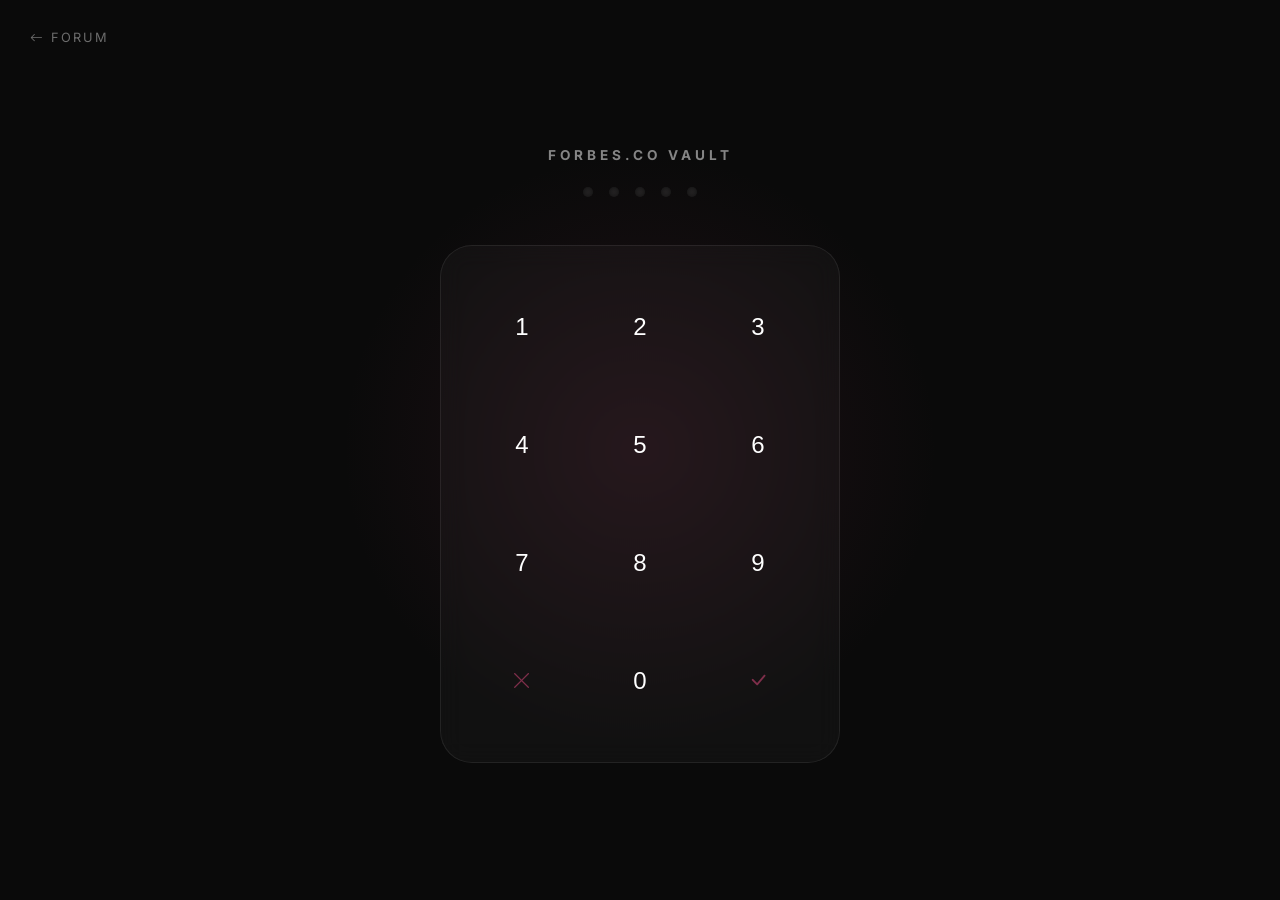
<file: vault.html>
<!DOCTYPE html>
<html lang="en">

<head>
    <meta charset="UTF-8">
    <meta name="viewport" content="width=device-width, initial-scale=1.0">
    <title>The Secret Vault</title>
    <link rel="preconnect" href="https://fonts.googleapis.com">
    <link rel="preconnect" href="https://fonts.gstatic.com" crossorigin>
    <link
        href="https://fonts.googleapis.com/css2?family=Caveat:wght@400;700&family=Inter:wght@300;400;600;700&display=swap"
        rel="stylesheet">
    <link rel="stylesheet" href="https://cdn.jsdelivr.net/npm/bootstrap-icons@1.11.3/font/bootstrap-icons.min.css">
    <link rel="stylesheet" href="css/vault-page.css">
    <link rel="stylesheet" href="css/unlock-modal.css">
</head>

<body class="vault-mode">
    <a href="forum.html" class="back-link"><i class="bi bi-arrow-left"></i> Forum</a>

    <div class="vault-bg-glow"></div>

    <!-- Keypad Interface -->
    <div id="vault-wrapper" class="vault-wrapper">
        <header class="vault-header">
            <h1>forbes.co Vault</h1>
            <div id="code-dots" class="code-display">
                <!-- Dynamically generated by JS -->
            </div>
        </header>

        <section class="modern-keypad">
            <button class="keypad-btn" data-val="1">1</button>
            <button class="keypad-btn" data-val="2">2</button>
            <button class="keypad-btn" data-val="3">3</button>
            <button class="keypad-btn" data-val="4">4</button>
            <button class="keypad-btn" data-val="5">5</button>
            <button class="keypad-btn" data-val="6">6</button>
            <button class="keypad-btn" data-val="7">7</button>
            <button class="keypad-btn" data-val="8">8</button>
            <button class="keypad-btn" data-val="9">9</button>
            <button class="keypad-btn action" data-val="C"><i class="bi bi-x-lg"></i></button>
            <button class="keypad-btn" data-val="0">0</button>
            <button class="keypad-btn action" data-val="OK"><i class="bi bi-check-lg"></i></button>
        </section>
    </div>

    <!-- Vault Interior Gallery -->
    <div id="vault-gallery" class="vault-gallery" style="display: none; justify-content: center;">
        <div class="vault-item" id="item-letter" style="max-width: 400px; width: 100%;">
            <span class="item-icon"><i class="bi bi-envelope-heart"></i></span>
            <h3>Handwritten Note</h3>
            <p>From March 12, 2026</p>
        </div>
        <div class="vault-item" id="item-chest" style="max-width: 400px; width: 100%;">
            <div class="item-status" id="chest-status"></div>
            <span class="item-icon"><i class="bi bi-archive"></i></span>
            <h3>Secret Chest</h3>
            <p id="chest-desc">Contents Unknown</p>
        </div>
    </div>

    <!-- The Secret Reveal Modal -->
    <div id="vault-modal" class="vault-modal">
        <button class="modal-close-btn" id="modal-close"><i class="bi bi-x-lg"></i></button>
        <div class="modal-inner">
            <div id="modal-content-letter" class="note-paper" style="display: none;">
                <div class="note-date">March 12, 2026</div>
                <div class="note-body">
                    Dear Jasmine Nasinin,
                    <br>
                    Happy 26th Birthday baby! Thank you for finding this note. I appreciate the determination and
                    perseverance you put into finding this.
                    <br>
                    First of all, I'd like to put a disclaimer out there that this note will probably not be that long,
                    and I personally think it's okay.
                    But I can assure you, whatever I say here is truly genuine, and is coming from the bottom of my
                    cholesterol filled heart.
                    <br>
                    Alright, where do I begin? Ah right. Okay. Today, your birthday, should be all about you.
                    I hope you realized today that there are so many people around you who care, and love you. And this
                    is not a coincidence, by the way. Actually at this point I think it is an actual fact.
                    There's just something about you that makes you so likeable, and the best part is, I know you aren't
                    faking it.
                    Another birthday has gone by and we're still together. Point being, I have seen you grow, and am
                    honored to be a part of it.
                    Even if I wasn't your boyfriend, I would still think you're a great person. Because everyone could
                    see that you are smart, beautiful, mature,
                    and most importantly, kind (But of course, being your boyfriend helps because I know these like 100x
                    better).
                    <br>
                    Again, I cannot stress how proud I am of you, so actually let's talk more about that. I love the way
                    you carry yourself,
                    you are indeed one of the strongest, most independent, and most driven person I know. I have learnt
                    alot from you, and I am grateful that you would always help me to be better.
                    I hope I can also do the same for you, and be there for you at all times, both the good, and the
                    bad.
                    <br>
                    I hope you like this mini website I made for you. I know it's not the best, but I hope you enjoy the
                    experience.
                    I put quite the effort into making this hehe. Think of this entire system like an extension of this
                    note, where I am able to portray a form of my love, where words fail to.
                    <br>
                    To many more birthdays together! Also, I can't wait to celebrate this year's birthday with you this
                    weekend.
                    Actually, not just me. My siblings are also very excited to see you. Perfect timing
                    actually.
                    <br>
                    I shall conclude my "love letter" here. Once again, Happy Birthday, Jasmine Nasnin. I love you very
                    much.
                    <br>
                    Yours truly,<br>
                    <span class="note-signature">Marc Forbes</span>
                </div>
            </div>
        </div>
    </div>

    <script src="js/audio-manager.js"></script>
    <script src="js/unlock-modal.js"></script>
    <script src="js/vault-logic.js"></script>
</body>

</html>
</file>
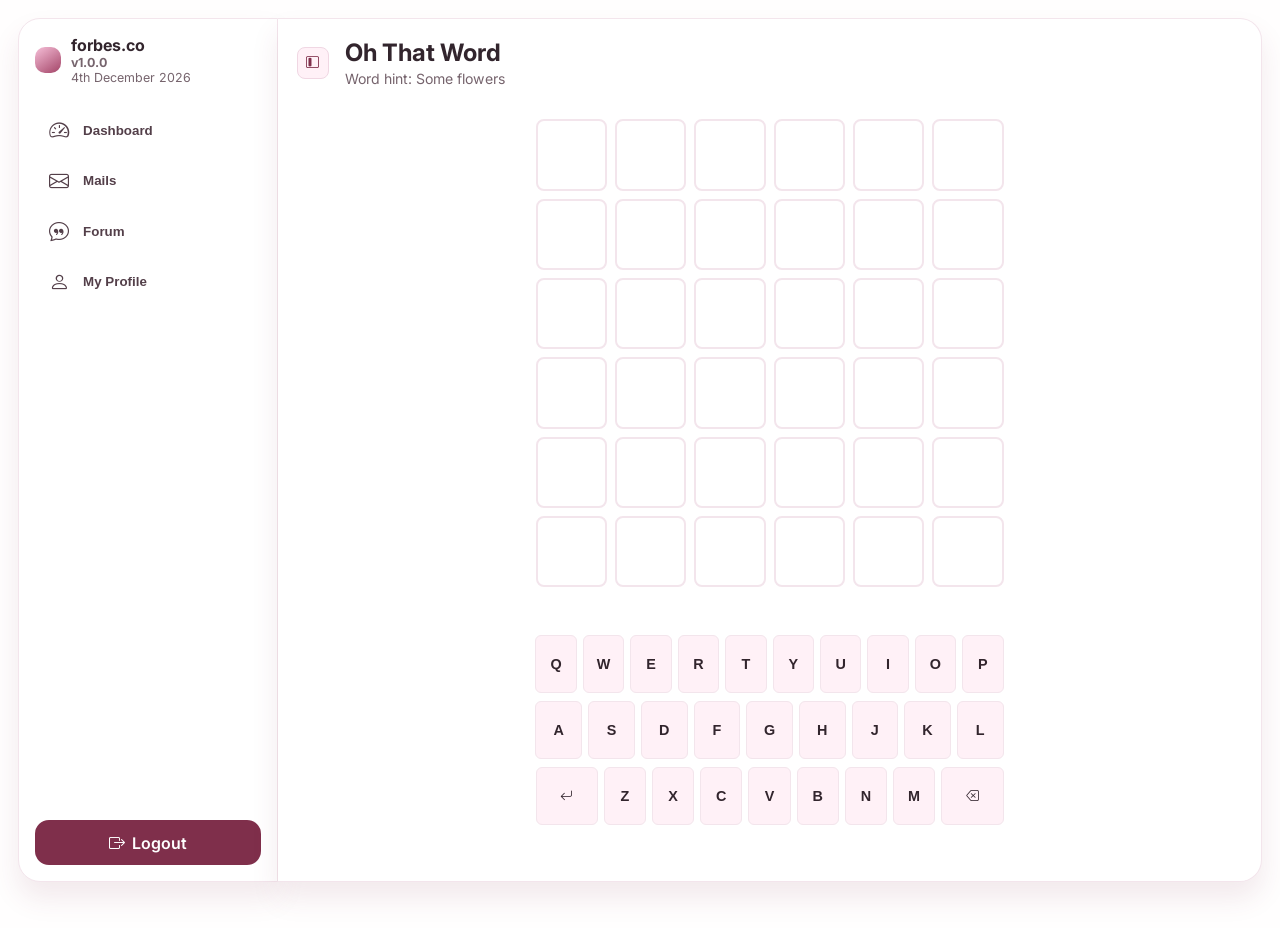
<file: word-guess.html>
<!DOCTYPE html>
<html lang="en">

<head>
    <meta charset="UTF-8" />
    <meta name="viewport" content="width=device-width, initial-scale=1.0" />
    <title>forbes.co - Word Guess</title>
    <link rel="preconnect" href="https://fonts.googleapis.com" />
    <link rel="preconnect" href="https://fonts.gstatic.com" crossorigin />
    <link href="https://fonts.googleapis.com/css2?family=Inter:wght@400;500;600;700&display=swap" rel="stylesheet" />
    <link rel="stylesheet" href="https://cdn.jsdelivr.net/npm/bootstrap-icons@1.11.3/font/bootstrap-icons.min.css" />
    <link rel="stylesheet" href="css/dashboard-page.css" />
    <link rel="stylesheet" href="css/word-guess.css" />
    <link rel="stylesheet" href="css/unlock-modal.css" />
</head>

<body>
    <div class="dashboard-shell">
        <aside class="sidebar">
            <div class="brand">
                <span class="brand-dot"></span>
                <div>
                    <p class="brand-name">forbes.co</p>
                    <p class="brand-sub" style="font-weight: bold;">v1.0.0</p>
                    <p id="brand-date" class="brand-sub"></p>
                </div>
            </div>

            <nav class="sidebar-nav" aria-label="Primary">
                <button class="nav-item" onclick="window.location.href='dashboard.html'">
                    <i class="bi bi-speedometer2"></i>
                    <span>Dashboard</span>
                </button>
                <button class="nav-item" onclick="window.location.href='mails.html'">
                    <i class="bi bi-envelope"></i>
                    <span>Mails</span>
                </button>
                <button class="nav-item" onclick="window.location.href='forum.html'">
                    <i class="bi bi-chat-quote"></i>
                    <span>Forum</span>
                </button>
                <button class="nav-item" onclick="window.location.href='profile.html'">
                    <i class="bi bi-person"></i>
                    <span>My Profile</span>
                </button>
            </nav>

            <div class="sidebar-footer">
                <button id="logout-btn" class="btn solid sidebar-logout" type="button">
                    <i class="bi bi-box-arrow-right" aria-hidden="true"></i>
                    <span>Logout</span>
                </button>
            </div>
        </aside>

        <main class="main-content">
            <header class="topbar">
                <div style="display: flex; align-items: center; gap: 1rem;">
                    <button id="sidebar-toggle" class="sidebar-toggle" aria-label="Toggle Sidebar">
                        <i class="bi bi-layout-sidebar-inset"></i>
                    </button>
                    <div style="display: flex; align-items: center; gap: 0.75rem;">
                        <!-- <img src="media/idea.png" alt="Concept Icon"
                            style="height: 48px; width: 48px; object-fit: contain;"> -->
                        <div>
                            <h1>Oh That Word</h1>
                            <p id="session-status" class="session-status">Can you guess your first word?</p>
                        </div>
                    </div>
                </div>
            </header>

            <section class="wordle-container">
                <div id="wordle-grid" class="wordle-grid">
                    <!-- Grid generated by JS -->
                </div>

                <div id="wordle-keyboard" class="wordle-keyboard" role="group" aria-label="Virtual keyboard">
                    <div class="keyboard-row">
                        <button class="key" data-key="Q">Q</button>
                        <button class="key" data-key="W">W</button>
                        <button class="key" data-key="E">E</button>
                        <button class="key" data-key="R">R</button>
                        <button class="key" data-key="T">T</button>
                        <button class="key" data-key="Y">Y</button>
                        <button class="key" data-key="U">U</button>
                        <button class="key" data-key="I">I</button>
                        <button class="key" data-key="O">O</button>
                        <button class="key" data-key="P">P</button>
                    </div>
                    <div class="keyboard-row">
                        <button class="key" data-key="A">A</button>
                        <button class="key" data-key="S">S</button>
                        <button class="key" data-key="D">D</button>
                        <button class="key" data-key="F">F</button>
                        <button class="key" data-key="G">G</button>
                        <button class="key" data-key="H">H</button>
                        <button class="key" data-key="J">J</button>
                        <button class="key" data-key="K">K</button>
                        <button class="key" data-key="L">L</button>
                    </div>
                    <div class="keyboard-row">
                        <button class="key wide" data-key="ENTER"><i class="bi bi-arrow-return-left"></i></button>
                        <button class="key" data-key="Z">Z</button>
                        <button class="key" data-key="X">X</button>
                        <button class="key" data-key="C">C</button>
                        <button class="key" data-key="V">V</button>
                        <button class="key" data-key="B">B</button>
                        <button class="key" data-key="N">N</button>
                        <button class="key" data-key="M">M</button>
                        <button class="key wide" data-key="BACKSPACE"><i class="bi bi-backspace"></i></button>
                    </div>
                </div>
            </section>
        </main>

        <!-- Game Over Modal -->
        <div id="game-over-modal" class="game-over-modal">
            <div class="game-over-content">
                <div class="game-over-visual">
                    <img src="media/idea.png" alt="Game Over"
                        style="height: 100px; width: 100px; filter: grayscale(1) opacity(0.7); object-fit: contain;">
                </div>
                <h2>Game Over!</h2>
                <p>Really? You couldn't figure that out? Welp, start over then.</p>
                <button id="restart-game-btn" class="restart-btn">
                    <i class="bi bi-arrow-clockwise"></i> Try Again From Round 1
                </button>
            </div>
        </div>

        <div id="sidebar-overlay" class="sidebar-overlay"></div>
    </div>

    <script src="js/sidebar.js"></script>
    <script src="js/inventory-page.js"></script>
    <script src="js/audio-manager.js"></script>
    <script src="js/unlock-modal.js"></script>
    <script src="js/word-guess.js"></script>
</body>

</html>
</file>
<file: css/login-page.css>
:root {
  --bg: #fffaf2;
  --card-bg: #ffffff;
  --yellow-soft: #ffe89a;
  --yellow-bright: #ffd767;
  --pink-soft: #ffc9de;
  --pink-deep: #d85a8c;
  --pink-muted: #f2a6c4;
  --text-dark: #3a2c35;
  --text-muted: #7f6872;
  --success: #1f9b73;
  --error: #d6455d;
  --shadow: 0 28px 55px rgba(210, 134, 161, 0.2);
}

* {
  box-sizing: border-box;
  margin: 0;
  padding: 0;
}

body {
  font-family: "Inter", sans-serif;
  min-height: 100vh;
  background: radial-gradient(circle at top right, #fff4be 0%, transparent 40%),
    radial-gradient(circle at bottom left, #ffd6e7 0%, transparent 45%), var(--bg);
  color: var(--text-dark);
}

.page {
  min-height: 100vh;
  display: grid;
  place-items: center;
  padding: 1.5rem;
}

.auth-card {
  width: 100%;
  max-width: 980px;
  background: var(--card-bg);
  border: 2px solid #ffe6f0;
  border-radius: 24px;
  box-shadow: var(--shadow);
  position: relative;
  overflow: hidden;
}

.auth-card::before {
  content: "";
  position: absolute;
  width: 300px;
  height: 300px;
  border-radius: 50%;
  background: radial-gradient(circle, #ffe59f 0%, #ffc9de 70%);
  top: -170px;
  right: -120px;
  opacity: 0.45;
}

.auth-layout {
  display: grid;
  grid-template-columns: 1.1fr 1fr;
  min-height: 610px;
}

.auth-visual {
  background: linear-gradient(160deg, #fff2b2 0%, #ffd7e8 95%);
  padding: 2rem;
  position: relative;
  display: flex;
  flex-direction: column;
  justify-content: space-between;
  gap: 1.2rem;
}

.auth-visual::after {
  content: "";
  position: absolute;
  width: 150px;
  height: 150px;
  border-radius: 50%;
  bottom: -60px;
  left: -45px;
  background: #ffe07d;
  opacity: 0.5;
}

.visual-text {
  position: relative;
  z-index: 1;
  transition: opacity 0.2s ease, transform 0.2s ease;
  min-height: 190px;
}

.visual-kicker {
  display: inline-flex;
  align-items: center;
  justify-content: center;
  background: rgba(255, 255, 255, 0.56);
  border: 1px solid rgba(213, 90, 141, 0.2);
  color: #8a4a66;
  font-size: 0.78rem;
  font-weight: 700;
  letter-spacing: 0.06em;
  line-height: 1;
  text-transform: uppercase;
  padding: 0.34rem 0.62rem;
  border-radius: 999px;
  margin-bottom: 0.9rem;
}

.auth-visual h2 {
  font-size: 2rem;
  line-height: 1.15;
  /* margin-bottom: 0.65rem; */
  margin-top: 2rem;
  min-height: 4.6rem;
  display: -webkit-box;
  line-clamp: 2;
  -webkit-line-clamp: 2;
  -webkit-box-orient: vertical;
  overflow: hidden;
}

.auth-visual p {
  color: #6b5560;
  line-height: 1.55;
  max-width: 32ch;
  /* min-height: 4.65rem; */
  display: -webkit-box;
  line-clamp: 3;
  -webkit-line-clamp: 3;
  -webkit-box-orient: vertical;
  overflow: hidden;
}

.illustration-card {
  position: relative;
  z-index: 1;
  border-radius: 20px;
  background: rgba(255, 255, 255, 0.7);
  border: 1px solid rgba(255, 255, 255, 0.95);
  padding: 0.9rem;
  box-shadow: inset 0 1px 0 rgba(255, 255, 255, 0.7);
  transition: opacity 0.2s ease, transform 0.2s ease;
  height: 225px;
  display: flex;
  align-items: center;
}

.brand-illustration {
  width: 100%;
  height: 100%;
  display: block;
  object-fit: contain;
}

.visual-metrics {
  position: relative;
  z-index: 1;
  display: grid;
  grid-template-columns: repeat(2, minmax(0, 1fr));
  gap: 0.7rem;
  transition: opacity 0.2s ease, transform 0.2s ease;
}

.is-swapping {
  opacity: 0;
  transform: translateY(8px);
}

.visual-metrics div {
  border-radius: 14px;
  background: rgba(255, 255, 255, 0.62);
  border: 1px solid rgba(255, 255, 255, 0.95);
  padding: 0.72rem;
}

.visual-metrics strong {
  display: block;
  font-size: 1.3rem;
  color: #6f3d53;
}

.visual-metrics span {
  font-size: 0.82rem;
  color: #6b5560;
}

.auth-form-pane {
  padding: 2.2rem 2rem;
  display: flex;
  flex-direction: column;
  justify-content: center;
}

.brand-pill {
  display: inline-block;
  background: linear-gradient(120deg, var(--yellow-bright), var(--pink-soft));
  color: #6c4b58;
  font-size: 0.75rem;
  font-weight: 700;
  letter-spacing: 0.06em;
  text-transform: uppercase;
  padding: 0.35rem 0.65rem;
  border-radius: 999px;
  margin-bottom: 0.9rem;
  width: fit-content;
}

h1 {
  font-size: 2rem;
  line-height: 1.2;
  margin-bottom: 0.4rem;
}

.subtitle {
  color: var(--text-muted);
  margin-bottom: 1.4rem;
}

form {
  display: flex;
  flex-direction: column;
  gap: 0.62rem;
}

label {
  font-size: 0.9rem;
  font-weight: 600;
  color: #5f4d56;
}

input {
  border: 1.5px solid #f1dce6;
  border-radius: 12px;
  padding: 0.82rem 0.9rem;
  font-size: 0.95rem;
  color: var(--text-dark);
  background: #fffdf8;
  transition: border-color 0.2s ease, box-shadow 0.2s ease;
}

input:focus {
  outline: none;
  border-color: #f2a4c2;
  box-shadow: 0 0 0 3px rgba(255, 201, 222, 0.45);
}

button {
  margin-top: 0.5rem;
  border: none;
  border-radius: 12px;
  padding: 0.9rem 1rem;
  font-size: 0.97rem;
  font-weight: 700;
  cursor: pointer;
  background: linear-gradient(120deg, #ffdf78, #ffb8d5);
  color: #5a3b49;
  transition: transform 0.15s ease, filter 0.15s ease;
}

button:hover {
  transform: translateY(-1px);
  filter: brightness(1.03);
}

button:active {
  transform: translateY(0);
}

button:disabled {
  cursor: not-allowed;
  opacity: 0.7;
}

.toast-container {
  position: fixed;
  top: 1rem;
  right: 1rem;
  z-index: 999;
  display: flex;
  flex-direction: column;
  gap: 0.5rem;
  pointer-events: none;
}

.toast {
  min-width: 0;
  width: min(90vw, 320px);
  border-radius: 10px;
  padding: 0.95rem 1rem;
  background: #ffffff;
  border: 1px solid #f1e9ee;
  box-shadow: 0 16px 30px rgba(58, 44, 53, 0.16);
  opacity: 0;
  transform: translateY(-10px) scale(0.97);
  transition: opacity 0.22s ease, transform 0.22s ease;
  display: flex;
  align-items: center;
  gap: 0.8rem;
}

.toast.is-visible {
  opacity: 1;
  transform: translateY(0) scale(1);
}

.toast-copy {
  min-width: 0;
}

.toast-title {
  font-size: 0.88rem;
  font-weight: 700;
  line-height: 1.2;
  color: #2f2430;
}

.toast-message {
  margin-top: 0.25rem;
  font-size: 0.84rem;
  font-weight: 500;
  line-height: 1.35;
  color: #6b5963;
}

.toast-icon {
  width: 42px;
  height: 42px;
  flex-shrink: 0;
}

.toast-icon svg {
  width: 100%;
  height: 100%;
}

.toast-icon .icon-circle,
.toast-icon .icon-check,
.toast-icon .icon-cross-a,
.toast-icon .icon-cross-b {
  fill: none;
  stroke-linecap: round;
  stroke-linejoin: round;
}

.toast-icon .icon-circle {
  stroke-width: 3;
  stroke-dasharray: 140;
  stroke-dashoffset: 140;
  animation: draw-stroke 0.45s ease forwards;
}

.toast-icon.success .icon-circle {
  stroke: #3fcf93;
}

.toast-icon.error .icon-circle {
  stroke: #ff6f8b;
}

.toast-icon .icon-check,
.toast-icon .icon-cross-a,
.toast-icon .icon-cross-b {
  stroke-width: 4;
  stroke-dasharray: 34;
  stroke-dashoffset: 34;
}

.toast-icon.success .icon-check {
  stroke: #2fb77f;
  animation: draw-stroke 0.25s ease 0.32s forwards;
}

.toast-icon.error .icon-cross-a,
.toast-icon.error .icon-cross-b {
  stroke: #e85b7c;
}

.toast-icon.error .icon-cross-a {
  animation: draw-stroke 0.22s ease 0.3s forwards;
}

.toast-icon.error .icon-cross-b {
  animation: draw-stroke 0.22s ease 0.42s forwards;
}

.toast.success {
  border-left: 4px solid #6ad6ab;
}

.toast.error {
  border-left: 4px solid #ff8da3;
}

@keyframes draw-stroke {
  to {
    stroke-dashoffset: 0;
  }
}

.hint {
  margin-top: 1.1rem;
  color: var(--text-muted);
  font-size: 0.83rem;
  line-height: 1.4;
}

@media (max-width: 900px) {
  .auth-layout {
    grid-template-columns: 1fr;
    height: auto;
    row-gap: 1.35rem;
  }

  .auth-form-pane {
    order: 1;
  }

  .auth-visual {
    order: 2;
    min-height: 320px;
    border-radius: 25px;
  }

  .visual-text {
    min-height: auto;
  }

  .auth-form-pane {
    padding: 1.8rem 1.35rem;
  }

  h1 {
    font-size: 1.7rem;
  }
}

@media (max-width: 560px) {
  .page {
    padding: 1rem;
  }

  .auth-visual {
    padding: 1.3rem;
    min-height: 270px;
  }

  .auth-visual h2 {
    font-size: 1.6rem;
  }

  .visual-metrics {
    grid-template-columns: 1fr;
  }

  .auth-form-pane {
    padding: 1.35rem 1.1rem;
  }

  .toast-container {
    top: auto;
    right: 0.75rem;
    bottom: 0.75rem;
    left: 0.75rem;
  }

  .toast {
    width: 100%;
  }
}
</file>
<file: css/dashboard-page.css>
:root {
  --bg: #fffefe;
  --panel: #ffffff;
  --pink-soft: #f8d7e6;
  --pink-light: #fff1f7;
  --burgundy: #7f2f4b;
  --burgundy-deep: #5d2136;
  --text: #32252d;
  --muted: #76646d;
  --line: #f3e5ec;
  --ok: #2ba97a;
  --warn: #d48939;
  --shadow: 0 16px 28px rgba(127, 47, 75, 0.1);
  --sidebar-width: 260px;
  --sidebar-collapsed-width: 80px;
  --transition-speed: 0.3s;
  --scrollbar-bg: #fff1f7;
  --scrollbar-thumb: #d789a3;
  --scrollbar-thumb-hover: #a7486a;
}

* {
  box-sizing: border-box;
  margin: 0;
  padding: 0;
}

body {
  font-family: "Inter", sans-serif;
  background: var(--bg);
  color: var(--text);
}

/* Custom Scrollbar */
::-webkit-scrollbar {
  width: 6px;
  height: 6px;
}

::-webkit-scrollbar-track {
  background: var(--scrollbar-bg);
  border-radius: 10px;
}

::-webkit-scrollbar-thumb {
  background: var(--scrollbar-thumb);
  border-radius: 10px;
  transition: background 0.2s ease;
}

::-webkit-scrollbar-thumb:hover {
  background: var(--scrollbar-thumb-hover);
}

/* For Firefox */
* {
  scrollbar-width: thin;
  scrollbar-color: var(--scrollbar-thumb) var(--scrollbar-bg);
}

.dashboard-shell {
  min-height: 100vh;
  display: grid;
  grid-template-columns: var(--sidebar-width) 1fr;
  transition: grid-template-columns var(--transition-speed) ease;
  gap: 0;
  padding: 1.1rem;
}

.dashboard-shell.collapsed {
  grid-template-columns: var(--sidebar-collapsed-width) 1fr;
}

.sidebar {
  background: var(--panel);
  border: 1px solid var(--line);
  border-radius: 22px 0 0 22px;
  padding: 1rem;
  box-shadow: var(--shadow);
  display: flex;
  flex-direction: column;
  gap: 1.5rem;
  overflow: hidden;
  transition: width var(--transition-speed) ease;
}

.collapsed .sidebar {
  padding: 1rem 0.5rem;
}

.brand {
  display: flex;
  align-items: center;
  gap: 0.65rem;
}

.brand-dot {
  width: 26px;
  height: 26px;
  min-width: 26px;
  border-radius: 10px;
  background: linear-gradient(145deg, #f6bfd8, #a34467);
}

.brand div,
.brand-name,
.brand-sub {
  transition: opacity var(--transition-speed) ease, width var(--transition-speed) ease;
  white-space: nowrap;
}

.collapsed .brand {
  gap: 0;
  justify-content: center;
}

.collapsed .brand div {
  opacity: 0;
  width: 0;
  pointer-events: none;
}

.brand-name {
  font-weight: 700;
}

.brand-sub {
  font-size: 0.78rem;
  color: var(--muted);
}

.sidebar-nav {
  display: flex;
  flex-direction: column;
  gap: 0.42rem;
}

.nav-item {
  border: 1px solid transparent;
  border-radius: 12px;
  padding: 0.68rem 0.72rem;
  text-align: left;
  font-weight: 600;
  color: #533f49;
  background: transparent;
  cursor: pointer;
  display: flex;
  align-items: center;
  gap: 0.75rem;
  transition: all var(--transition-speed) ease;
  overflow: hidden;
  white-space: nowrap;
}

.nav-item i {
  font-size: 1.25rem;
  min-width: 24px;
  display: flex;
  justify-content: center;
}

.nav-item span {
  transition: opacity var(--transition-speed) ease;
}

.collapsed .nav-item {
  justify-content: center;
  padding: 0.68rem 0;
  gap: 0;
}

.collapsed .nav-item span {
  display: none;
}

.nav-item.active {
  background: var(--pink-light);
  border-color: #f0d7e3;
  color: var(--burgundy);
}

.sidebar-footer {
  margin-top: auto;
  display: grid;
  gap: 0.7rem;
}

.sidebar-note {
  border-radius: 14px;
  border: 1px solid #f0d7e3;
  padding: 0.75rem;
  background: linear-gradient(140deg, #fff4fa, #ffe3ef);
  transition: opacity var(--transition-speed) ease, transform var(--transition-speed) ease;
}

.collapsed .sidebar-note {
  opacity: 0;
  transform: scale(0.8);
  pointer-events: none;
  height: 0;
  padding: 0;
  margin: 0;
}

.note-title {
  font-size: 0.82rem;
  font-weight: 700;
}

.note-copy {
  margin-top: 0.2rem;
  color: #6f5d67;
  font-size: 0.8rem;
  line-height: 1.4;
}

.main-content {
  background: var(--panel);
  border: 1px solid var(--line);
  border-left: 0;
  border-radius: 0 22px 22px 0;
  box-shadow: var(--shadow);
  padding: 1.2rem;
}

.topbar {
  display: flex;
  justify-content: space-between;
  align-items: center;
  gap: 1rem;
  margin-bottom: 1rem;
}

h1 {
  font-size: 1.5rem;
}

.session-status {
  margin-top: 0.22rem;
  color: var(--muted);
  font-size: 0.88rem;
}

.topbar-actions {
  display: flex;
  gap: 0.55rem;
}

.btn {
  border: 1px solid transparent;
  border-radius: 10px;
  padding: 0.56rem 0.82rem;
  font-weight: 600;
  cursor: pointer;
}

.btn.ghost {
  background: var(--pink-light);
  border-color: #efd6e2;
  color: var(--burgundy);
}

.btn.solid {
  background: linear-gradient(135deg, #a7486a, #7a2d48);
  color: #ffffff;
}

.sidebar-logout {
  width: 100%;
  display: inline-flex;
  align-items: center;
  justify-content: center;
  gap: 0.45rem;
  white-space: nowrap;
  overflow: hidden;
  transition: all var(--transition-speed) ease;
}

.collapsed .sidebar-logout {
  padding: 0.56rem;
  border-radius: 50%;
  width: 40px;
  height: 40px;
  margin: 0 auto;
}

.collapsed .sidebar-logout span {
  display: none;
}

.sidebar-toggle {
  background: var(--pink-light);
  border: 1px solid #f0d7e3;
  border-radius: 8px;
  width: 32px;
  height: 32px;
  display: flex;
  align-items: center;
  justify-content: center;
  cursor: pointer;
  color: var(--burgundy);
  transition: all 0.2s ease;
}

.sidebar-toggle:hover {
  background: #f8e4ee;
}

.collapsed .sidebar-toggle i {
  transform: rotate(180deg);
}

.stats-grid {
  display: grid;
  grid-template-columns: repeat(3, minmax(0, 1fr));
  gap: 0.7rem;
}

.stat-card {
  border: 1px solid var(--line);
  border-radius: 14px;
  padding: 0.82rem;
  background: #ffffff;
  transition: all 0.3s ease;
}

.stat-card.clickable {
  cursor: pointer;
}

.stat-card.clickable:hover {
  transform: translateY(-4px);
  box-shadow: 0 8px 20px rgba(0, 0, 0, 0.05);
  border-color: var(--burgundy);
  background: var(--pink-light);
}

.stat-head {
  display: flex;
  align-items: center;
  justify-content: space-between;
}

.stat-icon {
  width: 34px;
  height: 34px;
  border-radius: 10px;
  display: inline-flex;
  align-items: center;
  justify-content: center;
  font-size: 1rem;
}

.stat-icon.orders {
  background: #ffeef6;
}

.stat-icon.orders {
  color: #a13f63;
}

.stat-icon.revenue {
  background: #f8ecf3;
}

.stat-icon.revenue {
  color: #7f2f4b;
}

.stat-icon.stock {
  background: #fff0f5;
}

.stat-icon.stock {
  color: #933a5c;
}

.stat-card p {
  font-size: 0.82rem;
  color: var(--muted);
}

.stat-card h2 {
  margin-top: 0.2rem;
  font-size: 1.4rem;
}

.stat-card span {
  margin-top: 0.2rem;
  display: block;
  font-size: 0.78rem;
  color: #7a6973;
}

.panel-grid {
  margin-top: 0.95rem;
  display: grid;
  grid-template-columns: 1fr 1fr 1fr;
  gap: 0.75rem;
}

.panel {
  border: 1px solid var(--line);
  border-radius: 14px;
  background: #ffffff;
  padding: 0.8rem;
  min-height: 440px;
  /* Base height for row alignment */
  display: flex;
  flex-direction: column;
}

.orders-panel {
  grid-column: span 1;
  max-width: 100%;
  overflow: hidden;
}

@media (min-width: 981px) {
  .orders-panel {
    max-width: 500px;
    /* Slightly wider for column visibility */
  }
}

.panel-head {
  display: flex;
  justify-content: space-between;
  align-items: center;
  margin-bottom: 0.55rem;
}

.panel-head h3 {
  font-size: 1rem;
}

.text-btn {
  border: none;
  background: transparent;
  color: #8b4e66;
  font-weight: 600;
  cursor: pointer;
}

th,
td {
  text-align: left;
  padding: 0.7rem 0.5rem;
  border-bottom: 2px solid #f8f1f5;
  font-size: 0.85rem;
  vertical-align: middle;
}

th {
  color: var(--muted);
  font-weight: 700;
  text-transform: uppercase;
  font-size: 0.7rem;
  letter-spacing: 0.5px;
}

.logs-table-wrap {
  width: 100%;
  margin-top: 1rem;
  flex: 1;
  overflow-y: auto;
}

#logs-table {
  width: 100%;
  border-collapse: collapse;
}

/* Mobile Rows View */
@media (max-width: 820px) {

  #logs-table,
  #logs-table thead,
  #logs-table tbody,
  #logs-table th,
  #logs-table td,
  #logs-table tr {
    display: block;
  }

  #logs-table thead tr {
    display: none;
  }

  #logs-table tr {
    background: #ffffff;
    border: 1px solid #f0e6eb;
    border-radius: 12px;
    margin-bottom: 0.8rem;
    padding: 0.6rem 0.8rem;
    box-shadow: 0 4px 12px rgba(45, 30, 38, 0.03);
  }

  #logs-table td {
    display: flex;
    justify-content: flex-start;
    /* Move values to the start */
    align-items: center;
    padding: 0.5rem 0;
    border: none;
    border-bottom: 1px dashed #f5edf1;
    font-size: 0.8rem;
    min-width: 0;
  }

  .priority-tag {
    white-space: nowrap;
  }

  #logs-table td:last-child {
    border-bottom: none;
  }

  #logs-table td:before {
    content: attr(data-label);
    font-weight: 700;
    color: var(--burgundy);
    font-size: 0.62rem;
    text-transform: uppercase;
    letter-spacing: 0.5px;
    flex-shrink: 0;
    width: 90px;
    /* Fixed width for labels to align values */
  }

  .log-time {
    white-space: nowrap;
    font-family: monospace;
    font-weight: 700;
    text-align: left;
  }

  .log-event {
    min-width: 0;
    width: 100%;
    /* Take remaining space */
  }

  .log-event-text {
    display: block;
    max-width: 100%;
    /* Let it use available space */
    overflow: hidden;
    text-overflow: ellipsis;
    white-space: nowrap;
    text-align: left;
    font-size: 0.78rem;
    color: var(--text);
  }
}

.log-time {
  width: 85px;
  color: var(--muted);
  font-family: monospace;
}

.log-event {
  width: auto;
  color: var(--muted);
  white-space: normal;
  word-break: break-word;
  line-height: 1.3;
}

.priority-col {
  width: 95px;
}

.priority-tag {
  display: inline-block;
  padding: 0.2rem 0.6rem;
  border-radius: 6px;
  font-size: 0.7rem;
  font-weight: 700;
  text-transform: uppercase;
  letter-spacing: 0.5px;
}

.priority-tag.low {
  background: #eef7ee;
  color: #4a7c4a;
}

.priority-tag.medium {
  background: #fff8e1;
  color: #b08d00;
}

.priority-tag.high {
  background: #ffeeee;
  color: #d32f2f;
}

.clickable-log {
  cursor: pointer;
  transition: background 0.2s ease;
}

.clickable-log:hover {
  background: #fff5f8;
}

.clickable-log:hover .log-event {
  color: var(--burgundy);
  text-decoration: underline;
}

.task-list {
  list-style: none;
  display: grid;
  gap: 0.5rem;
  max-height: 380px;
  overflow-y: auto;
  padding-right: 0.4rem;
}

.task-item {
  border: 1px solid #f3e3eb;
  border-radius: 12px;
  padding: 0;
  font-size: 0.86rem;
  color: #5a4752;
  background: #fff;
  transition: all 0.2s ease;
}

.task-label {
  display: flex;
  align-items: center;
  padding: 0.75rem 0.85rem;
  cursor: pointer;
  width: 100%;
}

.task-label input {
  position: absolute;
  opacity: 0;
  cursor: pointer;
  height: 0;
  width: 0;
}

.checkmark {
  height: 18px;
  width: 18px;
  background-color: var(--pink-light);
  border: 1px solid #f0d7e3;
  border-radius: 6px;
  margin-right: 12px;
  position: relative;
  flex-shrink: 0;
  transition: all 0.2s ease;
}

.task-label:hover input~.checkmark {
  background-color: #fce8f1;
}

.task-label input:checked~.checkmark {
  background-color: var(--burgundy);
  border-color: var(--burgundy);
}

.checkmark:after {
  content: "";
  position: absolute;
  display: none;
  left: 5px;
  top: 2px;
  width: 4px;
  height: 8px;
  border: solid white;
  border-width: 0 2px 2px 0;
  transform: rotate(45deg);
}

.task-label input:checked~.checkmark:after {
  display: block;
}

.task-text {
  transition: all 0.2s ease;
  line-height: 1.4;
}

.task-item.done {
  background: #fdfafd;
  border-color: #f5edf1;
}

.task-item.done .task-text {
  text-decoration: line-through;
  color: var(--muted);
  opacity: 0.7;
}

.task-item:hover {
  transform: translateY(-2px);
  box-shadow: 0 4px 12px rgba(127, 47, 75, 0.05);
}

/* Music Widget Styles */
.music-widget {
  display: flex;
  flex-direction: column;
  gap: 1.2rem;
  padding: 0.5rem 0;
}

.music-info {
  display: flex;
  flex-direction: column;
  align-items: center;
  gap: 1rem;
  text-align: center;
}

.record-wrapper {
  position: relative;
  width: 120px;
  height: 120px;
  border-radius: 50%;
  box-shadow: 0 8px 24px rgba(127, 47, 75, 0.2);
  background: #251b22;
  padding: 4px;
}

.music-cover {
  width: 100%;
  height: 100%;
  border-radius: 50%;
  object-fit: cover;
  transition: transform 0.5s ease;
}

.record-hole {
  position: absolute;
  top: 50%;
  left: 50%;
  transform: translate(-50%, -50%);
  width: 16px;
  height: 16px;
  background: var(--panel);
  border-radius: 50%;
  border: 4px solid #33282e;
  z-index: 2;
}

.playing .music-cover {
  animation: spin 8s linear infinite;
}

@keyframes spin {
  from {
    transform: rotate(0deg);
  }

  to {
    transform: rotate(360deg);
  }
}

.track-name {
  font-weight: 700;
  font-size: 1.1rem;
  color: var(--burgundy);
  margin-bottom: 0.2rem;
}

.track-artist {
  font-size: 0.85rem;
  color: var(--muted);
}

.music-controls {
  display: flex;
  justify-content: center;
  align-items: center;
  gap: 1.5rem;
}

.music-btn {
  background: none;
  border: none;
  font-size: 1.4rem;
  color: var(--muted);
  cursor: pointer;
  transition: all 0.2s ease;
  display: flex;
  align-items: center;
  justify-content: center;
}

.music-btn:hover {
  color: var(--burgundy);
  transform: scale(1.1);
}

.play-btn {
  width: 48px;
  height: 48px;
  background: var(--pink-light);
  border-radius: 50%;
  color: var(--burgundy);
  font-size: 1.6rem;
  box-shadow: 0 4px 12px rgba(127, 47, 75, 0.1);
}

.music-progress {
  width: 100%;
  height: 6px;
  background: var(--pink-light);
  border-radius: 10px;
  overflow: hidden;
}

.progress-bar {
  width: 0%;
  height: 100%;
  background: linear-gradient(90deg, #f6bfd8, #a7486a);
  transition: width 0.1s linear;
}

/* Sidebar Overlay */
.sidebar-overlay {
  display: none;
  position: fixed;
  top: 0;
  left: 0;
  width: 100%;
  height: 100%;
  background: rgba(45, 30, 38, 0.4);
  backdrop-filter: blur(4px);
  z-index: 999;
  opacity: 0;
  transition: opacity var(--transition-speed) ease;
  pointer-events: none;
}

.mobile-nav-open .sidebar-overlay {
  display: block;
  opacity: 1;
  pointer-events: auto;
}

@media (max-width: 980px) {
  .dashboard-shell {
    grid-template-columns: 1fr !important;
    padding: 0.8rem;
  }

  .sidebar {
    position: fixed;
    top: 0;
    left: -300px;
    height: 100vh;
    width: 280px;
    border-radius: 0 22px 22px 0;
    z-index: 1000;
    transition: left var(--transition-speed) cubic-bezier(0.4, 0, 0.2, 1);
    box-shadow: 20px 0 50px rgba(0, 0, 0, 0.1);
    border: none;
    padding: 2.5rem 1.5rem 2rem 1.5rem !important;
    /* Better mobile padding */
  }

  .mobile-nav-open .sidebar {
    left: 0;
  }

  .sidebar .brand {
    margin-bottom: 2rem;
  }

  .sidebar-footer {
    margin-top: 0 !important;
  }

  .main-content {
    border-left: 1px solid var(--line);
    border-radius: 22px;
    width: 100%;
    min-width: 0;
  }

  .topbar {
    margin-bottom: 1.5rem;
  }

  .panel-grid {
    grid-template-columns: 1fr;
    gap: 1rem;
  }

  /* Ensure items are visible in mobile sidebar */
  .mobile-nav-open .sidebar .nav-item span,
  .mobile-nav-open .sidebar .brand div,
  .mobile-nav-open .sidebar .sidebar-note {
    opacity: 1 !important;
    width: auto !important;
    display: block !important;
    transform: none !important;
    pointer-events: auto !important;
    height: auto !important;
    /* Reset height */
    padding: 0.75rem !important;
    /* Reset padding for note */
    margin: 0 !important;
  }

  .mobile-nav-open .sidebar .sidebar-note {
    margin-top: 1rem !important;
  }

  .mobile-nav-open .sidebar .nav-item {
    justify-content: flex-start !important;
    gap: 0.75rem !important;
    padding: 0.68rem 0.72rem !important;
  }

  .mobile-nav-open .sidebar .sidebar-logout span {
    display: inline !important;
  }

  .mobile-nav-open .sidebar .sidebar-logout {
    margin-top: 0.5rem;
    width: 100% !important;
    height: auto !important;
    border-radius: 10px !important;
    padding: 0.56rem 0.82rem !important;
  }
}

@media (max-width: 720px) {

  .stats-grid,
  .panel-grid {
    grid-template-columns: 1fr;
  }

  .panel {
    min-height: auto;
  }

  .orders-panel {
    grid-column: span 1;
  }

  .topbar {
    flex-direction: row;
    align-items: center;
    justify-content: flex-start;
    gap: 1rem;
    margin-bottom: 1.2rem;
  }

  .logs-table-wrap {
    margin-top: 1rem;
    width: 100%;
  }

  h1 {
    font-size: 1.2rem;
  }

  .stat-card h2 {
    font-size: 1.25rem;
  }
}
</file>
<file: css/inventory-page.css>
/* Inventory Page Styles - Modern Minimalism */

.inventory-container {
    padding: 2rem 0;
}

.topbar {
    margin-bottom: 3rem;
    display: flex;
    justify-content: space-between;
    align-items: center;
}

/* Grid Layout */
.inventory-grid {
    display: grid;
    grid-template-columns: repeat(auto-fill, minmax(200px, 1fr));
    gap: 2.5rem;
}

/* Base Card Style */
.inventory-card {
    position: relative;
    border-radius: 20px;
    background: transparent;
    transition: all 0.4s cubic-bezier(0.25, 0.46, 0.45, 0.94);
    cursor: pointer;
    text-align: center;
}

.inventory-card:not(.locked):hover {
    transform: translateY(-8px);
}

/* Item Visual Wrapper */
.item-visual-wrap {
    width: 100%;
    aspect-ratio: 1;
    background: #FFFFFF;
    border-radius: 28px;
    display: flex;
    align-items: center;
    justify-content: center;
    margin-bottom: 1.2rem;
    position: relative;
    border: 1px solid rgba(0, 0, 0, 0.06);
    box-shadow: 0 10px 25px rgba(0, 0, 0, 0.04);
    overflow: hidden;
    transition: all 0.4s;
}

/* Subtle Accent Glow */
.visual-glow {
    position: absolute;
    inset: 0;
    background: var(--accent);
    opacity: 0.15;
    transition: opacity 0.3s;
    pointer-events: none;
}

.inventory-card:not(.locked):hover .item-visual-wrap {
    border-color: var(--accent);
    box-shadow: 0 15px 35px rgba(0, 0, 0, 0.08);
}

.inventory-card:not(.locked):hover .visual-glow {
    opacity: 0.25;
}

.item-visual-wrap i {
    font-size: 3rem;
    color: var(--text);
    position: relative;
    z-index: 2;
    transition: transform 0.3s;
}

.inventory-card:not(.locked):hover .item-visual-wrap i {
    transform: scale(1.1);
}

.inventory-item-asset {
    max-width: 70%;
    max-height: 70%;
    z-index: 2;
    transition: transform 0.3s;
    filter: drop-shadow(0 5px 15px rgba(0, 0, 0, 0.1));
}

.inventory-card:not(.locked):hover .inventory-item-asset {
    transform: scale(1.1);
}

/* Item Info Section */
.item-info {
    padding: 0 0.5rem;
}

.item-name {
    font-weight: 600;
    font-size: 1.05rem;
    color: var(--text);
    margin-bottom: 0.4rem;
    letter-spacing: -0.2px;
}

.unlock-status {
    color: var(--muted);
    font-size: 0.8rem;
    display: flex;
    justify-content: center;
    align-items: center;
    gap: 0.3rem;
}

.status-tag {
    font-size: 0.7rem;
    font-weight: 700;
    text-transform: uppercase;
    letter-spacing: 0.8px;
}

/* Locked States */
.inventory-card.locked {
    cursor: default;
}

.inventory-card.locked .item-visual-wrap {
    background: #f9f9f9;
    box-shadow: none;
    opacity: 0.7;
}

.inventory-card.locked .visual-glow {
    background: #E0E0E0;
    opacity: 0.1;
}

.inventory-card.locked .item-visual-wrap i {
    opacity: 0.3;
}

.inventory-card.locked .item-name {
    opacity: 0.4;
    font-style: italic;
}

.inventory-card.locked .unlock-status i {
    font-size: 0.9rem;
    opacity: 0.2;
}

/* Modal Styling */
.modal-overlay {
    position: fixed;
    top: 0;
    left: 0;
    width: 100%;
    height: 100%;
    background: rgba(45, 12, 23, 0.4);
    backdrop-filter: blur(14px);
    display: none;
    align-items: center;
    justify-content: center;
    z-index: 1000;
}

.modal-content {
    background: #fff;
    border-radius: 32px;
    padding: 3.5rem;
    max-width: 420px;
    width: 90%;
    text-align: center;
    box-shadow: 0 30px 70px rgba(0, 0, 0, 0.1);
}

/* Redemption Flow & New Actions */
#redeem-action-wrap {
    margin-left: auto;
}

.gold-pulse {
    background: transparent !important;
    border: 1.5px solid #ffe082 !important;
    color: #b88a14 !important;
    box-shadow: none;
    transition: all 0.3s cubic-bezier(0.4, 0, 0.2, 1) !important;
}

.gold-pulse:hover {
    background: #fff9c4 !important;
    border-color: #fff9c4 !important;
    transform: translateY(-2px);
    box-shadow: 0 6px 15px rgba(255, 224, 130, 0.3);
}

/* Modal Enhancements */
.modal-visual {
    width: 100px;
    height: 100px;
    background: #fffdf2;
    border-radius: 50%;
    display: flex;
    align-items: center;
    justify-content: center;
    margin: 0 auto 1.5rem;
    border: 3px solid #fff;
    box-shadow: 0 10px 25px rgba(0, 0, 0, 0.05);
}

.modal-visual i {
    font-size: 3.5rem;
}

.modal-visual.gold {
    background: #fff9c4;
    color: #d4a017;
}

/* Modal Internal Spacing Fixes */
.modal-content h2 {
    margin: 1.5rem 0 1rem;
    font-size: 1.5rem;
    color: var(--text);
}

.modal-content p {
    margin-bottom: 2rem;
    line-height: 1.6;
    color: var(--muted);
    font-size: 0.95rem;
}

.modal-actions {
    display: flex;
    flex-direction: column;
    gap: 0.75rem;
    width: 100%;
}

/* Keyhole Modal Specifics */
.keyhole-layout {
    display: flex;
    flex-direction: column;
    align-items: center;
    gap: 1.5rem;
}

.keyhole-area {
    width: 120px;
    height: 120px;
    background: #f5f5f5;
    border-radius: 50%;
    display: flex;
    align-items: center;
    justify-content: center;
    border: 4px dashed #ddd;
    margin: 1rem 0;
}

.keyhole-target {
    font-size: 3rem;
    color: #ddd;
    transition: all 0.3s ease;
}

.keyhole-target.highlight {
    color: #d4a017;
    transform: scale(1.2);
    border-color: #d4a017;
}

.draggable-key-wrap {
    margin-top: 2rem;
    padding: 2rem;
    background: rgba(0, 0, 0, 0.02);
    border-radius: 20px;
    width: 100%;
    display: flex;
    justify-content: center;
}

.master-key-asset {
    font-size: 3.5rem;
    color: #d4a017;
    cursor: grab;
    filter: drop-shadow(0 5px 15px rgba(212, 160, 23, 0.3));
    transition: transform 0.2s;
}

.master-key-asset:active {
    cursor: grabbing;
}

/* System Loading Overlay (Glassmorphism) */
.system-loading-overlay {
    position: fixed;
    inset: 0;
    background: rgba(45, 12, 23, 0.4);
    backdrop-filter: blur(20px);
    display: none;
    align-items: center;
    justify-content: center;
    z-index: 10000;
    opacity: 0;
    transition: opacity 0.5s ease;
}

.system-loading-overlay.visible {
    display: flex;
    opacity: 1;
}

.loader-content {
    text-align: center;
    color: white;
}

.modern-spinner {
    width: 50px;
    height: 50px;
    border: 3px solid rgba(255, 255, 255, 0.1);
    border-top-color: white;
    border-radius: 50%;
    animation: spin 1s infinite linear;
    margin: 0 auto 1.5rem;
}

@keyframes spin {
    to {
        transform: rotate(360deg);
    }
}

#loading-msg {
    font-weight: 500;
    letter-spacing: 1px;
    text-transform: uppercase;
    font-size: 0.85rem;
}

@media (max-width: 600px) {
    .inventory-grid {
        grid-template-columns: repeat(2, 1fr);
        gap: 1.5rem;
    }

    .item-visual-wrap {
        border-radius: 24px;
    }

    #redeem-btn span {
        display: none;
    }

    #redeem-btn {
        width: 44px;
        height: 44px;
        padding: 0;
        border-radius: 50%;
    }
}
</file>
<file: css/unlock-modal.css>
/* Shared Unlock Modal Styling */
:root {
    /* Fallbacks if main dashboard theme isn't loaded */
    --burgundy: #7f2f4b;
    --burgundy-deep: #5d2136;
    --muted: #76646d;
}

.modal-overlay {
    position: fixed;
    top: 0;
    left: 0;
    width: 100%;
    height: 100%;
    background: rgba(45, 30, 38, 0.7);
    backdrop-filter: blur(8px);
    display: none;
    align-items: center;
    justify-content: center;
    z-index: 9999;
    /* High enough to be over everything */
}

.modal-content {
    background: #fff;
    background: linear-gradient(135deg, #fff 0%, #fffbfd 100%);
    border-radius: 32px;
    padding: 3rem 2.5rem;
    max-width: 440px;
    width: 90%;
    text-align: center;
    box-shadow: 0 25px 60px rgba(127, 47, 75, 0.25);
    position: relative;
    overflow: hidden;
    animation: modalPop 0.6s cubic-bezier(0.175, 0.885, 0.32, 1.275);
}

@keyframes modalPop {
    0% {
        opacity: 0;
        transform: scale(0.9) translateY(20px);
    }

    100% {
        opacity: 1;
        transform: scale(1) translateY(0);
    }
}

.modal-visual {
    width: 110px;
    height: 110px;
    background: #fff8e1;
    border-radius: 50%;
    display: flex;
    align-items: center;
    justify-content: center;
    margin: 0 auto 1.5rem;
    font-size: 3.5rem;
    box-shadow: 0 8px 25px rgba(255, 202, 40, 0.2);
    border: 4px solid #fff;
}

.modal-visual img {
    width: 100%;
    height: 100%;
    object-fit: contain;
}

.modal-content h2 {
    color: var(--burgundy);
    margin-bottom: 0.5rem;
    font-size: 1.8rem;
    font-family: 'Inter', sans-serif;
}

#shared-modal-item-name {
    font-weight: 700;
    color: #5a4752;
    margin-bottom: 1.2rem;
    font-size: 1.15rem;
    font-family: 'Inter', sans-serif;
}

.modal-content p:not(#shared-modal-item-name) {
    color: var(--muted);
    font-size: 0.95rem;
    line-height: 1.6;
    margin-bottom: 2.2rem;
    font-family: 'Inter', sans-serif;
}

/* Button Styles (Ported from Dashboard to ensure self-sufficiency) */
.btn {
    display: inline-flex;
    align-items: center;
    justify-content: center;
    padding: 0.8rem 1.5rem;
    border-radius: 14px;
    font-weight: 600;
    cursor: pointer;
    transition: all 0.25s ease;
    border: none;
    font-family: 'Inter', sans-serif;
    font-size: 1rem;
    text-decoration: none;
}

.btn.solid {
    background: var(--burgundy);
    color: white;
}

.btn.solid:hover {
    background: var(--burgundy-deep);
    transform: translateY(-2px);
    box-shadow: 0 8px 20px rgba(127, 47, 75, 0.2);
}

.btn.solid:active {
    transform: translateY(0);
}
</file>
<file: css/coffee-builder.css>
/* Coffee Builder Styling */

.back-btn {
    display: flex;
    align-items: center;
    gap: 0.5rem;
}

.builder-container {
    padding: 1rem 0;
    animation: fadeIn 0.5s ease-out;
}

.options-grid {
    display: grid;
    grid-template-columns: 1fr 400px;
    gap: 2rem;
}

@media (max-width: 900px) {
    .options-grid {
        grid-template-columns: 1fr;
    }
}

.builder-card {
    background: #ffffff;
    border: 1px solid var(--line);
    border-radius: 24px;
    padding: 2.5rem;
    box-shadow: var(--shadow);
}

.builder-section {
    margin-bottom: 2rem;
}

.builder-section h3 {
    font-size: 1.15rem;
    color: var(--burgundy);
    margin-bottom: 1rem;
    display: flex;
    align-items: center;
    gap: 0.6rem;
}

/* Pills */
.pill-group {
    display: flex;
    flex-wrap: wrap;
    gap: 0.8rem;
}

.pill-btn {
    background: transparent;
    border: 1px solid var(--line);
    padding: 0.6rem 1.2rem;
    border-radius: 999px;
    color: var(--text);
    font-weight: 600;
    cursor: pointer;
    transition: all 0.2s ease;
    font-size: 0.95rem;
}

.pill-btn:hover {
    background: var(--pink-light);
    border-color: #fce7ef;
}

.pill-btn.selected {
    background: var(--burgundy);
    color: white;
    border-color: var(--burgundy);
    box-shadow: 0 4px 15px rgba(127, 47, 75, 0.2);
}

/* Counters */
.counter-wrap {
    display: flex;
    align-items: center;
    gap: 1.5rem;
    background: #fdfafd;
    border: 1px solid var(--line);
    padding: 0.5rem;
    border-radius: 999px;
    width: fit-content;
}

.counter-wrap.small {
    gap: 1rem;
    padding: 0.3rem;
}

.icon-btn {
    background: white;
    border: 1px solid var(--line);
    width: 38px;
    height: 38px;
    border-radius: 50%;
    display: flex;
    align-items: center;
    justify-content: center;
    cursor: pointer;
    color: var(--burgundy);
    font-size: 1.2rem;
    transition: all 0.2s ease;
}

.counter-wrap.small .icon-btn {
    width: 32px;
    height: 32px;
    font-size: 1.1rem;
}

.icon-btn:hover {
    background: var(--pink-light);
    border-color: #fce7ef;
    transform: scale(1.05);
}

.counter-val {
    font-size: 1.2rem;
    font-weight: 700;
    min-width: 20px;
    text-align: center;
}

.counter-wrap.small .counter-val {
    font-size: 1rem;
    min-width: 15px;
}

/* Syrups */
.syrup-list {
    display: flex;
    flex-direction: column;
    gap: 1rem;
}

.syrup-item {
    display: flex;
    justify-content: space-between;
    align-items: center;
    padding-bottom: 0.8rem;
    border-bottom: 1px dashed var(--line);
}

.syrup-item:last-child {
    border-bottom: none;
    padding-bottom: 0;
}

.syrup-name {
    font-weight: 500;
    font-size: 1rem;
}

.brew-btn {
    width: 100%;
    padding: 1rem;
    font-size: 1.1rem;
    margin-top: 1rem;
    display: flex;
    align-items: center;
    justify-content: center;
    gap: 0.5rem;
    border-radius: 12px;
}

/* Result Ticket */
.result-card {
    background: linear-gradient(to bottom, #fdfafd, #ffffff);
    display: flex;
    align-items: flex-start;
    justify-content: center;
    padding: 2rem;
}

.ticket {
    background: white;
    border: 1px solid var(--line);
    width: 100%;
    border-radius: 8px;
    padding: 2rem;
    box-shadow: 0 10px 30px rgba(0, 0, 0, 0.06);
    position: relative;
    font-family: monospace;
    /* Receipt style */
}

/* Add receipt jagged edges */
.ticket::before,
.ticket::after {
    content: '';
    position: absolute;
    left: 0;
    right: 0;
    height: 10px;
    background-size: 20px 20px;
}

.ticket::before {
    top: -5px;
    background-image: radial-gradient(circle at 10px 0, transparent 11px, white 12px, var(--line) 13px, transparent 13px);
}

.ticket::after {
    bottom: -5px;
    background-image: radial-gradient(circle at 10px 20px, transparent 10px, white 11px, var(--line) 12px, transparent 12px);
}

.ticket-brand {
    text-align: center;
    font-family: 'Inter', sans-serif;
    color: var(--burgundy);
    font-weight: 800;
    margin-bottom: 1rem;
}

.ticket-divider {
    border-top: 2px dashed #e1d3d9;
    margin: 1.5rem 0;
}

.placeholder-text {
    text-align: center;
    color: var(--muted);
    font-style: italic;
    padding: 2rem 0;
}

.order-title {
    font-size: 1.3rem;
    font-weight: bold;
    color: var(--burgundy);
    text-align: center;
    margin-bottom: 1.5rem;
    font-family: "Inter", sans-serif;
}

.recipe-item {
    display: flex;
    justify-content: space-between;
    align-items: flex-start;
    gap: 1rem;
    margin-bottom: 0.8rem;
    font-size: 0.95rem;
    color: var(--text);
}

.recipe-key {
    color: var(--muted);
    flex-shrink: 0;
}

.recipe-val {
    font-weight: bold;
    text-align: right;
    word-break: break-word;
}

@media (max-width: 600px) {

    .builder-card,
    .result-card {
        padding: 1.5rem 1rem;
    }

    .ticket {
        padding: 1.5rem 1rem;
    }

    .recipe-item {
        flex-direction: column;
        gap: 0.2rem;
    }

    .recipe-val {
        text-align: left;
    }
}

.ticket-bottom {
    text-align: center;
    display: flex;
    flex-direction: column;
    align-items: center;
    gap: 1rem;
}

.barcode {
    width: 80%;
    height: 40px;
    background: repeating-linear-gradient(90deg,
            #000,
            #000 2px,
            transparent 2px,
            transparent 4px,
            #000 4px,
            #000 5px,
            transparent 5px,
            transparent 8px);
    opacity: 0.6;
}

.thanks-note {
    font-family: "Inter", sans-serif;
    font-size: 0.8rem;
    color: var(--muted);
    font-weight: 600;
}

/* Modal Styling from Hochi Page */
.modal-overlay {
    position: fixed;
    top: 0;
    left: 0;
    width: 100%;
    height: 100%;
    background: rgba(45, 30, 38, 0.6);
    backdrop-filter: blur(8px);
    display: none;
    align-items: center;
    justify-content: center;
    z-index: 2000;
}

.modal-content {
    background: #fff;
    background: linear-gradient(135deg, #fff 0%, #fffbfd 100%);
    border-radius: 32px;
    padding: 3.5rem 2.5rem;
    max-width: 440px;
    width: 90%;
    text-align: center;
    box-shadow: 0 25px 60px rgba(127, 47, 75, 0.15);
    position: relative;
    overflow: hidden;
    animation: modalPop 0.6s cubic-bezier(0.175, 0.885, 0.32, 1.275);
}

.modal-content::before {
    content: "";
    position: absolute;
    top: -50%;
    left: -50%;
    width: 200%;
    height: 200%;
    background: radial-gradient(circle, rgba(255, 255, 255, 0.8) 0%, rgba(255, 255, 255, 0) 70%);
    animation: shimmer 4s infinite linear;
    pointer-events: none;
}

@keyframes shimmer {
    0% {
        transform: rotate(0deg) translate(-10%, -10%);
    }

    100% {
        transform: rotate(360deg) translate(-10%, -10%);
    }
}

@keyframes modalPop {
    0% {
        opacity: 0;
        transform: scale(0.9) translateY(20px);
    }

    100% {
        opacity: 1;
        transform: scale(1) translateY(0);
    }
}

.modal-visual {
    width: 100px;
    height: 100px;
    background: #fff8e1;
    border-radius: 50%;
    display: flex;
    align-items: center;
    justify-content: center;
    margin: 0 auto 1.5rem;
    font-size: 3.5rem;
    box-shadow: 0 8px 20px rgba(255, 202, 40, 0.2);
    border: 3px solid #fff;
}

.modal-content h2 {
    color: var(--burgundy);
    margin-bottom: 0.5rem;
    font-size: 1.8rem;
}

#modal-item-name {
    font-weight: 700;
    color: #5a4752;
    margin-bottom: 1.2rem;
    font-size: 1.1rem;
}

.modal-content p:not(#modal-item-name) {
    color: var(--muted);
    font-size: 0.95rem;
    line-height: 1.5;
    margin-bottom: 2rem;
}
</file>
<file: css/digital-itinerary.css>
/* Digital Itinerary Themes */
:root {
    --bg-color: #fdfafb;
    --accent-pink: #ffb7b2;
    --accent-peach: #ffdac1;
    --accent-mint: #b5ead7;
    --accent-lilac: #c7ceea;
    --text-primary: #5c4d57;
    --text-secondary: #9c8a95;
    --card-bg: rgba(255, 255, 255, 0.9);
}

body {
    margin: 0;
    padding: 0;
    font-family: 'Quicksand', sans-serif;
    color: var(--text-primary);
    background-color: var(--bg-color);
    /* Soft Polka Dot overlay */
    background-image: radial-gradient(var(--accent-peach) 1.5px, transparent 1.5px);
    background-size: 40px 40px;
    background-attachment: fixed;
    min-height: 100vh;
    display: flex;
    justify-content: center;
    overflow-x: hidden;
}

/* Abstract Floating Background Shapes */
.shape {
    position: fixed;
    z-index: 0;
    opacity: 0.4;
    border-radius: 50%;
    filter: blur(60px);
}

.shape-1 {
    top: -10%;
    left: -10%;
    width: 60vw;
    height: 60vw;
    background: var(--accent-pink);
    animation: float1 15s infinite alternate ease-in-out;
}

.shape-2 {
    bottom: -10%;
    right: -10%;
    width: 70vw;
    height: 70vw;
    background: var(--accent-mint);
    animation: float2 20s infinite alternate-reverse ease-in-out;
}

.shape-3 {
    top: 40%;
    left: 40%;
    width: 40vw;
    height: 40vw;
    background: var(--accent-lilac);
    animation: float1 25s infinite alternate ease-in-out;
}

@keyframes float1 {
    0% {
        transform: scale(1) translate(0, 0);
    }

    100% {
        transform: scale(1.1) translate(50px, 50px);
    }
}

@keyframes float2 {
    0% {
        transform: scale(1) translate(0, 0);
    }

    100% {
        transform: scale(1.2) translate(-50px, -50px);
    }
}

/* Main Wrapper */
.itinerary-wrapper {
    position: relative;
    z-index: 10;
    width: 100%;
    max-width: 600px;
    padding: 60px 20px;
    box-sizing: border-box;
}

/* Header */
.header {
    text-align: center;
    margin-bottom: 50px;
}

.header h1 {
    font-family: 'Caveat', cursive;
    font-size: 5rem;
    color: #ff8b94;
    margin: 0;
    line-height: 1.1;
    text-shadow: 2px 2px 0px rgba(255, 255, 255, 0.8);
    transform: rotate(-2deg);
}

.header p {
    font-family: 'Outfit', sans-serif;
    font-size: 1.2rem;
    color: var(--text-secondary);
    font-weight: 500;
    margin-top: 5px;
    letter-spacing: 2px;
    text-transform: uppercase;
}

/* Timeline Container */
.timeline {
    position: relative;
    padding-left: 20px;
    margin-left: 10px;
}

/* Timeline Vertical Line */
.timeline::before {
    content: '';
    position: absolute;
    top: 0;
    bottom: 0;
    left: -5px;
    width: 4px;
    background: linear-gradient(to bottom, var(--accent-pink), var(--accent-mint), var(--accent-lilac));
    border-radius: 4px;
}

/* Section Cards */
.section-card {
    position: relative;
    background: var(--card-bg);
    border: 2px solid rgba(255, 255, 255, 0.8);
    border-radius: 24px;
    padding: 30px;
    margin-bottom: 40px;
    box-shadow: 0 15px 35px rgba(255, 139, 148, 0.08);
    backdrop-filter: blur(10px);
    transition: transform 0.3s ease;
}

.section-card:hover {
    transform: translateY(-5px);
}

/* Timeline Dots */
.section-card::before {
    content: '';
    position: absolute;
    left: -32px;
    top: 35px;
    width: 14px;
    height: 14px;
    background: #ffffff;
    border: 4px solid var(--accent-pink);
    border-radius: 50%;
    z-index: 2;
    box-shadow: 0 0 0 4px rgba(255, 255, 255, 0.5);
}

.card-mint::before {
    border-color: var(--accent-mint);
}

.card-lilac::before {
    border-color: var(--accent-lilac);
}

.card-peach::before {
    border-color: var(--accent-peach);
}

/* Card Time Badge */
.time-badge {
    display: inline-flex;
    align-items: center;
    gap: 6px;
    background: var(--accent-pink);
    color: white;
    padding: 6px 16px;
    border-radius: 99px;
    font-family: 'Outfit', sans-serif;
    font-weight: 700;
    font-size: 0.9rem;
    margin-bottom: 15px;
    box-shadow: 0 4px 15px rgba(255, 183, 178, 0.4);
}

/* Dynamic colors for badges */
.card-mint .time-badge {
    background: var(--accent-mint);
    box-shadow: 0 4px 15px rgba(181, 234, 215, 0.4);
    color: #4b8970;
}

.card-lilac .time-badge {
    background: var(--accent-lilac);
    box-shadow: 0 4px 15px rgba(199, 206, 234, 0.4);
    color: #586498;
}

.card-peach .time-badge {
    background: var(--accent-peach);
    box-shadow: 0 4px 15px rgba(255, 218, 193, 0.4);
    color: #b78564;
}


.section-card h2 {
    font-family: 'Outfit', sans-serif;
    font-size: 1.8rem;
    color: var(--text-primary);
    margin: 0 0 15px 0;
    font-weight: 700;
}

/* Sub-items list */
.item-list {
    display: flex;
    flex-direction: column;
    gap: 12px;
}

.item-row {
    display: flex;
    align-items: center;
    gap: 12px;
    font-size: 1.1rem;
    font-weight: 600;
    color: #796a73;
    padding: 10px 15px;
    background: rgba(255, 255, 255, 0.5);
    border-radius: 12px;
    transition: background 0.2s;
}

.item-row:hover {
    background: rgba(255, 255, 255, 0.9);
}

.item-row i {
    color: #ff8b94;
    font-size: 1.2rem;
}

/* Footer */
.footer {
    text-align: center;
    margin-top: 60px;
    padding-bottom: 40px;
}

.footer h3 {
    font-family: 'Caveat', cursive;
    font-size: 3.5rem;
    color: #ff8b94;
    margin: 0;
    transform: rotate(2deg);
    text-shadow: 2px 2px 0px rgba(255, 255, 255, 0.8);
}

.footer i {
    font-size: 2.5rem;
    margin-left: 10px;
    vertical-align: middle;
}

/* Loading/Empty State */
.loading-state {
    text-align: center;
    padding: 60px 20px;
    background: var(--card-bg);
    border-radius: 24px;
}

.loading-state i {
    font-size: 3rem;
    color: #ff8b94;
    display: inline-block;
    animation: pulse 1.5s infinite alternate;
}

.loading-state p {
    font-family: 'Outfit', sans-serif;
    font-size: 1.2rem;
    color: var(--text-secondary);
    margin-top: 15px;
}

@keyframes pulse {
    from {
        transform: scale(1);
    }

    to {
        transform: scale(1.1);
    }
}

@media (max-width: 600px) {
    .header h1 {
        font-size: 4rem;
    }

    .section-card {
        padding: 25px 20px;
    }

    .timeline {
        padding-left: 15px;
    }

    .footer h3 {
        font-size: 2.8rem;
    }
}
</file>
<file: css/hochi-page.css>
.hochi-container {
    padding: 2rem 0;
    display: flex;
    justify-content: center;
    align-items: flex-start;
    min-height: 80vh;
}

.hochi-card {
    background: #ffffff;
    border: 1px solid var(--line);
    border-radius: 28px;
    padding: 2.5rem;
    width: 100%;
    max-width: 500px;
    box-shadow: 0 15px 40px rgba(127, 47, 75, 0.08);
    text-align: center;
    animation: fadeIn 0.6s ease-out;
}

@keyframes fadeIn {
    from {
        opacity: 0;
        transform: translateY(20px);
    }

    to {
        opacity: 1;
        transform: translateY(0);
    }
}

.hochi-visual-wrap {
    position: relative;
    margin-bottom: 2.5rem;
    display: inline-block;
}

.hochi-image {
    width: 200px;
    height: 200px;
    object-fit: cover;
    border-radius: 50%;
    border: 6px solid #fff;
    box-shadow: 0 12px 30px rgba(127, 47, 75, 0.2);
    transition: transform 0.4s cubic-bezier(0.175, 0.885, 0.32, 1.275);
}

.hochi-image:hover {
    transform: scale(1.08) rotate(3deg);
}

.mood-vibe {
    position: absolute;
    bottom: -5px;
    left: 50%;
    transform: translateX(-50%);
    background: var(--burgundy);
    color: white;
    padding: 0.5rem 1.4rem;
    border-radius: 999px;
    font-size: 0.85rem;
    font-weight: 700;
    box-shadow: 0 6px 16px rgba(127, 47, 75, 0.4);
    white-space: nowrap;
    z-index: 10;
    pointer-events: none;
    transition: all 0.3s cubic-bezier(0.175, 0.885, 0.32, 1.275);
}

.stats-container {
    margin-bottom: 2.5rem;
    display: grid;
    gap: 1.2rem;
}

.stat-row {
    text-align: left;
}

.stat-label {
    display: flex;
    justify-content: space-between;
    margin-bottom: 0.5rem;
    font-size: 0.9rem;
    font-weight: 700;
    color: #5a4752;
}

.stat-label i {
    margin-right: 0.4rem;
    color: var(--burgundy);
}

.progress-bar-wrap {
    height: 12px;
    background: #f8f1f5;
    border-radius: 6px;
    overflow: hidden;
    position: relative;
}

.progress-fill {
    height: 100%;
    background: linear-gradient(90deg, #d87d9a, var(--burgundy));
    border-radius: 6px;
    transition: width 0.5s cubic-bezier(0.175, 0.885, 0.32, 1.275);
}

.action-buttons {
    display: grid;
    grid-template-columns: repeat(3, 1fr);
    gap: 1rem;
}

.action-btn {
    display: flex;
    flex-direction: column;
    align-items: center;
    gap: 0.6rem;
    background: #fff;
    border: 1px solid #f0d7e3;
    padding: 1rem 0.5rem;
    border-radius: 18px;
    cursor: pointer;
    transition: all 0.2s ease;
    color: var(--burgundy);
}

.action-btn i {
    font-size: 1.5rem;
}

.action-btn span {
    font-size: 0.75rem;
    font-weight: 700;
    text-transform: uppercase;
}

.action-btn:hover {
    background: #fff5f8;
    transform: translateY(-3px);
    box-shadow: 0 6px 15px rgba(127, 47, 75, 0.1);
    border-color: var(--burgundy);
}

.action-btn:active {
    transform: scale(0.95);
}

/* Modal styling overlap with dashboard */
.modal-overlay {
    position: fixed;
    top: 0;
    left: 0;
    width: 100%;
    height: 100%;
    background: rgba(45, 30, 38, 0.6);
    backdrop-filter: blur(8px);
    display: none;
    align-items: center;
    justify-content: center;
    z-index: 2000;
}

.modal-content {
    background: #fff;
    background: linear-gradient(135deg, #fff 0%, #fffbfd 100%);
    border-radius: 32px;
    padding: 3.5rem 2.5rem;
    max-width: 440px;
    width: 90%;
    text-align: center;
    box-shadow: 0 25px 60px rgba(127, 47, 75, 0.15);
    position: relative;
    overflow: hidden;
    animation: modalPop 0.6s cubic-bezier(0.175, 0.885, 0.32, 1.275);
}

.modal-content::before {
    content: "";
    position: absolute;
    top: -50%;
    left: -50%;
    width: 200%;
    height: 200%;
    background: radial-gradient(circle, rgba(255, 255, 255, 0.8) 0%, rgba(255, 255, 255, 0) 70%);
    animation: shimmer 4s infinite linear;
    pointer-events: none;
}

@keyframes shimmer {
    0% {
        transform: rotate(0deg) translate(-10%, -10%);
    }

    100% {
        transform: rotate(360deg) translate(-10%, -10%);
    }
}

.modal-visual {
    width: 100px;
    height: 100px;
    background: #fff8e1;
    border-radius: 50%;
    display: flex;
    align-items: center;
    justify-content: center;
    margin: 0 auto 1.5rem;
    font-size: 3.5rem;
    box-shadow: 0 8px 20px rgba(255, 202, 40, 0.2);
    border: 3px solid #fff;
}

.modal-visual.warning {
    background: #fff3e0;
    box-shadow: 0 8px 20px rgba(230, 81, 0, 0.15);
}

.modal-content h2 {
    color: var(--burgundy);
    margin-bottom: 0.5rem;
    font-size: 1.8rem;
}

#warning-modal h2 {
    color: #e65100;
}

#modal-item-name {
    font-weight: 700;
    color: #5a4752;
    margin-bottom: 1.2rem;
    font-size: 1.1rem;
}

.modal-content p:not(#modal-item-name) {
    color: var(--muted);
    font-size: 0.95rem;
    line-height: 1.5;
    margin-bottom: 2rem;
}

@keyframes modalPop {
    from {
        transform: scale(0.9) translateY(30px);
        opacity: 0;
    }

    to {
        transform: scale(1) translateY(0);
        opacity: 1;
    }
}

@media (max-width: 600px) {
    .hochi-card {
        padding: 1.5rem;
    }

    .hochi-placeholder {
        width: 140px;
        height: 140px;
        font-size: 4rem;
    }
}
</file>
<file: css/itinerary-builder.css>
/* Date Itinerary Builder Styles */

:root {
    --card-bg: #ffffff;
    --card-shadow: 0 10px 30px rgba(0, 0, 0, 0.05);
    --accent-red: #7f2f4b;
    --accent-gold: #d4a017;
    --text: #32252d;
    --muted: #76646d;
}

.itinerary-page {
    background-color: #fcfcfc;
}

.itinerary-wrapper {
    padding: 1.1rem;
    min-height: 100vh;
}

.itinerary-wrapper .main-content {
    background: #ffffff;
    border: 1px solid #f3e5ec;
    border-radius: 22px;
    box-shadow: 0 16px 28px rgba(127, 47, 75, 0.1);
    padding: 2.5rem;
    min-height: calc(100vh - 2.2rem);
    padding-bottom: 120px;
    /* Space for sticky bar */
}

@media (max-width: 600px) {
    .itinerary-wrapper .main-content {
        padding: 1.5rem;
        padding-bottom: 140px;
    }
}

.back-btn {
    padding: 0.6rem 1.2rem;
    display: flex;
    align-items: center;
    gap: 0.6rem;
    border-radius: 12px;
    transition: all 0.2s;
}

.back-btn:hover {
    background: #f8e4ee;
    transform: translateX(-4px);
}

/* Section Styling */
.itinerary-section {
    margin-bottom: 4rem;
    animation: fadeInUp 0.6s ease both;
}

.section-header {
    margin-bottom: 2.5rem;
    padding-left: 0.5rem;
    border-left: 4px solid var(--accent-red);
}

.section-title-wrap {
    display: flex;
    justify-content: space-between;
    align-items: center;
    margin-bottom: 0.5rem;
}

.section-header h2 {
    font-family: 'Outfit', sans-serif;
    font-size: 1.75rem;
    color: var(--text);
    margin: 0;
}

.selection-indicator {
    font-size: 0.85rem;
    font-weight: 700;
    color: var(--accent-red);
    background: #fdf2f6;
    padding: 0.4rem 0.8rem;
    border-radius: 99px;
    letter-spacing: 0.5px;
}

.section-header p {
    color: var(--muted);
    font-size: 0.95rem;
}

/* Product Grid - Horizontal Scroll Layout */
.product-grid {
    display: flex;
    overflow-x: auto;
    gap: 2rem;
    padding: 0.5rem 0.5rem 2.5rem;
    /* Padding for shadows and spacing */
    scroll-snap-type: x mandatory;
    scrollbar-width: thin;
    scrollbar-color: rgba(127, 47, 75, 0.2) transparent;
    -webkit-overflow-scrolling: touch;
}

.product-grid::-webkit-scrollbar {
    height: 6px;
}

.product-grid::-webkit-scrollbar-track {
    background: transparent;
}

.product-grid::-webkit-scrollbar-thumb {
    background: rgba(127, 47, 75, 0.15);
    border-radius: 10px;
}

.product-grid::-webkit-scrollbar-thumb:hover {
    background: rgba(127, 47, 75, 0.3);
}

/* Product Card */
.product-card {
    flex: 0 0 320px;
    background: var(--card-bg);
    border-radius: 24px;
    overflow: hidden;
    box-shadow: var(--card-shadow);
    transition: all 0.4s cubic-bezier(0.165, 0.84, 0.44, 1);
    border: 1px solid rgba(0, 0, 0, 0.03);
    position: relative;
    display: flex;
    flex-direction: column;
    scroll-snap-align: start;
}

@media (hover: hover) {
    .product-card:hover:not(.out-of-stock) {
        border-color: rgba(127, 47, 75, 0.1);
    }
}

.product-image-wrap {
    width: 100%;
    height: 200px;
    position: relative;
    overflow: hidden;
}

.product-image-wrap img {
    width: 100%;
    height: 100%;
    object-fit: cover;
    transition: transform 0.6s ease;
}

@media (hover: hover) {
    .product-card:hover img {
        transform: scale(1.05);
    }
}

.stock-badge {
    position: absolute;
    top: 1rem;
    right: 1rem;
    background: white;
    padding: 0.4rem 0.8rem;
    border-radius: 99px;
    font-size: 0.7rem;
    font-weight: 700;
    text-transform: uppercase;
    letter-spacing: 0.5px;
    box-shadow: 0 4px 10px rgba(0, 0, 0, 0.1);
    z-index: 2;
}

.product-card.out-of-stock {
    opacity: 0.6;
    filter: grayscale(0.8);
}

.product-card.out-of-stock .stock-badge {
    background: #787c7e;
    color: white;
}

.product-info {
    padding: 1.5rem;
    flex-grow: 1;
    display: flex;
    flex-direction: column;
}

.product-info h3 {
    font-size: 1.25rem;
    font-weight: 700;
    margin-bottom: 0.5rem;
    color: var(--text);
}

.product-desc {
    font-size: 0.85rem;
    color: var(--muted);
    line-height: 1.5;
    margin-bottom: 1.5rem;
}

.product-footer {
    display: flex;
    justify-content: space-between;
    align-items: center;
    margin-top: auto;
}

.price-tag {
    font-family: 'Outfit', sans-serif;
    font-weight: 700;
    font-size: 1.15rem;
    color: var(--accent-red);
}

.add-btn {
    width: 44px;
    height: 44px;
    border-radius: 12px;
    background: #f5f5f5;
    border: none;
    cursor: pointer;
    display: flex;
    align-items: center;
    justify-content: center;
    font-size: 1.2rem;
    transition: all 0.2s;
    color: var(--text);
}

.product-card:not(.out-of-stock) .add-btn:hover {
    background: var(--accent-red);
    color: white;
}

.product-card.selected .add-btn {
    background: var(--accent-red);
    color: white;
}

.product-card.selected {
    border: 2px solid var(--accent-red);
}

/* Sticky Checkout Bar */
.sticky-checkout-bar {
    position: fixed;
    bottom: 0;
    left: 0;
    width: 100%;
    background: rgba(255, 255, 255, 0.85);
    backdrop-filter: blur(20px);
    -webkit-backdrop-filter: blur(20px);
    border-top: 1px solid rgba(127, 47, 75, 0.1);
    padding: 1.25rem 2rem;
    z-index: 2000;
    box-shadow: 0 -10px 40px rgba(0, 0, 0, 0.05);
    transform: translateY(100%);
    transition: transform 0.5s cubic-bezier(0.165, 0.84, 0.44, 1);
}

.sticky-checkout-bar.visible {
    transform: translateY(0);
}

.sticky-container {
    max-width: 1200px;
    margin: 0 auto;
    display: flex;
    justify-content: space-between;
    align-items: center;
    gap: 2rem;
}

.sticky-total-info {
    display: flex;
    flex-direction: column;
}

.sticky-label {
    font-size: 0.75rem;
    text-transform: uppercase;
    letter-spacing: 1px;
    color: var(--muted);
    font-weight: 700;
    margin-bottom: 0.2rem;
}

.sticky-price {
    font-family: 'Outfit', sans-serif;
    font-size: 1.5rem;
    font-weight: 700;
    color: var(--accent-red);
}

.sticky-btn {
    padding: 0.9rem 2.5rem;
    border-radius: 16px;
    display: flex;
    align-items: center;
    gap: 0.75rem;
    font-size: 1.05rem;
    box-shadow: 0 8px 25px rgba(127, 47, 75, 0.2);
}

@media (max-width: 600px) {
    .sticky-checkout-bar {
        padding: 1rem 1.5rem;
    }

    .sticky-container {
        gap: 1rem;
    }

    .sticky-price {
        font-size: 1.25rem;
    }

    .sticky-btn {
        padding: 0.75rem 1.5rem;
        font-size: 0.95rem;
        border-radius: 12px;
    }

    .sticky-label {
        font-size: 0.65rem;
    }

    .product-grid {
        gap: 1.25rem;
        padding-bottom: 1.5rem;
    }

    .product-card {
        flex: 0 0 240px;
        /* Slimmer card width */
        border-radius: 18px;
    }

    .product-image-wrap {
        height: 140px;
        /* Shorter image height */
    }

    .product-info {
        padding: 1.2rem;
        /* Tightened padding */
    }

    .product-info h3 {
        font-size: 1.05rem;
        /* Smaller title */
        margin-bottom: 0.35rem;
    }

    .product-desc {
        font-size: 0.78rem;
        /* Smaller description */
        margin-bottom: 1rem;
        line-height: 1.4;
    }

    .price-tag {
        font-size: 1rem;
    }

    .add-btn {
        width: 38px;
        height: 38px;
        border-radius: 10px;
    }

    .section-title-wrap {
        flex-direction: column;
        align-items: flex-start;
        gap: 0.5rem;
    }
}

/* Modal Styling */
.modal-overlay {
    position: fixed;
    top: 0;
    left: 0;
    width: 100%;
    height: 100%;
    background: rgba(45, 12, 23, 0.4);
    backdrop-filter: blur(14px);
    display: none;
    align-items: center;
    justify-content: center;
    z-index: 9999;
}

.modal-content {
    background: #fff;
    border-radius: 32px;
    padding: 3.5rem;
    max-width: 420px;
    width: 90%;
    text-align: center;
    box-shadow: 0 30px 70px rgba(0, 0, 0, 0.1);
    animation: modalPop 0.4s cubic-bezier(0.175, 0.885, 0.32, 1.275);
}

@keyframes modalPop {
    from {
        opacity: 0;
        transform: scale(0.9);
    }

    to {
        opacity: 1;
        transform: scale(1);
    }
}

.modal-visual {
    width: 100px;
    height: 100px;
    border-radius: 50%;
    display: flex;
    align-items: center;
    justify-content: center;
    margin: 0 auto 1.5rem;
    font-size: 3.5rem;
}

.modal-content h2 {
    margin: 1rem 0 0.5rem;
    font-family: 'Outfit', sans-serif;
    color: var(--accent-red);
}

.modal-content p {
    color: var(--muted);
    font-size: 0.95rem;
    line-height: 1.6;
    margin-bottom: 2rem;
}

/* Animations */
@keyframes fadeInUp {
    from {
        opacity: 0;
        transform: translateY(20px);
    }

    to {
        opacity: 1;
        transform: translateY(0);
    }
}
</file>
<file: css/profile-page.css>
/* Profile Page Specific Styles */

.profile-container {
    padding: 2rem 5%;
    max-width: 1200px;
    margin: 0 auto;
    animation: fadeIn 0.6s ease-out;
    overflow-x: hidden;
}

@keyframes fadeIn {
    from {
        opacity: 0;
        transform: translateY(10px);
    }

    to {
        opacity: 1;
        transform: translateY(0);
    }
}

/* Hero Section */
.profile-hero {
    display: flex;
    align-items: center;
    gap: 3rem;
    margin-bottom: 4rem;
    background: linear-gradient(135deg, #ffffff 0%, #fffcfd 100%);
    padding: 3rem;
    border-radius: 32px;
    border: 1px solid var(--line);
    box-shadow: 0 10px 30px rgba(127, 47, 75, 0.05);
}

.profile-avatar-wrap {
    position: relative;
    flex-shrink: 0;
}

.profile-avatar {
    width: 180px;
    height: 180px;
    border-radius: 50%;
    object-fit: cover;
    border: 6px solid #fff;
    box-shadow: 0 15px 35px rgba(127, 47, 75, 0.12);
}

.profile-fullname {
    font-size: 2.8rem;
    font-weight: 800;
    color: var(--text);
    margin-bottom: 0.1rem;
    letter-spacing: -1px;
}

.profile-username {
    font-size: 1.25rem;
    color: var(--burgundy);
    font-weight: 700;
    margin-bottom: 1.2rem;
    opacity: 0.8;
}

.profile-title {
    font-size: 1.1rem;
    color: var(--muted);
    margin-bottom: 1.5rem;
}

.profile-badges {
    display: flex;
    gap: 0.8rem;
}

.badge {
    background: var(--pink-light);
    color: var(--burgundy);
    padding: 0.5rem 1rem;
    border-radius: 999px;
    font-size: 0.8rem;
    font-weight: 700;
    display: flex;
    align-items: center;
    gap: 0.5rem;
}

/* Grid Layout */
.profile-grid {
    display: grid;
    grid-template-columns: repeat(2, 1fr);
    gap: 2rem;
}

.info-card {
    background: #ffffff;
    border: 1px solid var(--line);
    border-radius: 24px;
    padding: 2rem;
    transition: transform 0.3s ease, box-shadow 0.3s ease;
}

.info-card:hover {
    transform: translateY(-5px);
    box-shadow: 0 12px 30px rgba(127, 47, 75, 0.08);
}

.info-card h3 {
    font-size: 1.25rem;
    color: var(--burgundy);
    margin-bottom: 1.5rem;
    display: flex;
    align-items: center;
    gap: 0.8rem;
}

.info-item {
    display: grid;
    grid-template-columns: 140px 1fr;
    padding: 1.2rem 0;
    border-bottom: 1px solid #f9f0f4;
}

.info-item:last-child {
    border-bottom: none;
    padding-bottom: 0;
}

.info-item .label {
    color: var(--muted);
    font-size: 0.9rem;
    font-weight: 500;
}

.info-item .value {
    color: var(--text);
    font-weight: 600;
}

.hobbies-list {
    display: flex;
    flex-wrap: wrap;
    gap: 0.5rem;
    align-items: center;
}

.hobby-tag {
    background: #fdf2f7;
    color: var(--burgundy);
    padding: 0.35rem 0.85rem;
    border-radius: 999px;
    font-size: 0.8rem;
    font-weight: 700;
    white-space: nowrap;
    border: 1px solid #fce7ef;
    transition: all 0.2s ease;
}

.hobby-tag:hover {
    background: var(--pink-light);
    transform: scale(1.05);
}

/* Fun Facts Styling */
.fun-facts {
    grid-column: span 2;
    background: linear-gradient(to right, #ffffff, #fffdfb);
}

.fact-list {
    display: flex;
    flex-direction: column;
    gap: 0.5rem;
    margin-top: 1rem;
}

.fact-item {
    display: flex;
    align-items: center;
    gap: 1.2rem;
    padding: 1.2rem;
    border-radius: 16px;
    background: #fff;
    border: 1px solid #f9f0f4;
    transition: all 0.2s ease;
}

.fact-item:hover {
    background: var(--pink-light);
    border-color: #fce7ef;
    transform: translateX(5px);
}

.fact-icon {
    width: 40px;
    height: 40px;
    background: #fdf2f7;
    color: var(--burgundy);
    display: flex;
    align-items: center;
    justify-content: center;
    border-radius: 10px;
    font-size: 1.2rem;
    flex-shrink: 0;
}

.fact-info {
    display: flex;
    flex-direction: column;
}

.fact-label {
    font-size: 0.75rem;
    color: var(--muted);
    text-transform: uppercase;
    letter-spacing: 1px;
    font-weight: 700;
    margin-bottom: 0.2rem;
}

.fact-value {
    font-size: 1.1rem;
    font-weight: 700;
    color: var(--text);
    transition: opacity 0.2s ease;
}

/* Profile Gallery Carousel */
.profile-gallery {
    margin-top: 2rem;
    padding: 2.5rem;
}

.gallery-header {
    display: flex;
    justify-content: space-between;
    align-items: center;
    margin-bottom: 2rem;
}

.carousel-controls {
    display: flex;
    gap: 0.6rem;
}

.carousel-controls .icon-btn {
    width: 42px;
    height: 42px;
    display: flex;
    align-items: center;
    justify-content: center;
    background: #fdf2f7;
    color: var(--burgundy);
    border: 1px solid #fce7ef;
    border-radius: 50%;
    font-size: 1.1rem;
    cursor: pointer;
    transition: all 0.25s cubic-bezier(0.4, 0, 0.2, 1);
}

.carousel-controls .icon-btn:hover {
    background: var(--pink-light);
    border-color: #f0d7e3;
    transform: scale(1.1);
    color: var(--burgundy-deep);
    box-shadow: 0 4px 12px rgba(127, 47, 75, 0.1);
}

.carousel-controls .icon-btn:active {
    transform: scale(0.95);
}

.carousel-wrapper {
    position: relative;
    width: 100%;
    border-radius: 20px;
    overflow: hidden;
}

.carousel-track {
    display: flex;
    gap: 1.5rem;
    overflow-x: auto;
    scroll-snap-type: x mandatory;
    scroll-behavior: smooth;
    padding-bottom: 1.5rem;
    -ms-overflow-style: none;
    /* Edge */
    scrollbar-width: none;
    /* Firefox */
}

/* Hide scrollbar for Chrome, Safari, and Opera */
.carousel-track::-webkit-scrollbar {
    display: none;
}

.carousel-slide {
    flex: 0 0 320px;
    height: 420px;
    scroll-snap-align: start;
    background: transparent;
    perspective: 1000px;
    cursor: pointer;
}

.flip-card-inner {
    position: relative;
    width: 100%;
    height: 100%;
    text-align: center;
    transition: transform 1s cubic-bezier(0.165, 0.84, 0.44, 1);
    transform-style: preserve-3d;
    border-radius: 20px;
    box-shadow: 0 8px 25px rgba(127, 47, 75, 0.1);
}

.carousel-slide.flipped .flip-card-inner {
    transform: rotateY(180deg);
}

.flip-card-front,
.flip-card-back {
    position: absolute;
    width: 100%;
    height: 100%;
    -webkit-backface-visibility: hidden;
    backface-visibility: hidden;
    border-radius: 20px;
    overflow: hidden;
}

.flip-card-front img {
    width: 100%;
    height: 100%;
    object-fit: cover;
}

.click-hint {
    position: absolute;
    bottom: 0;
    left: 0;
    right: 0;
    background: linear-gradient(transparent, rgba(0, 0, 0, 0.6));
    padding: 3rem 1.5rem 1.5rem;
    display: flex;
    align-items: flex-end;
    justify-content: flex-start;
    opacity: 0;
    transition: all 0.4s ease;
    transform: translateY(10px);
}

.carousel-slide:hover .click-hint {
    opacity: 1;
    transform: translateY(0);
}

.click-hint span {
    background: rgba(255, 255, 255, 0.95);
    backdrop-filter: blur(4px);
    color: var(--burgundy);
    padding: 0.5rem 1rem;
    border-radius: 999px;
    font-size: 0.8rem;
    font-weight: 700;
    box-shadow: 0 4px 15px rgba(0, 0, 0, 0.15);
    letter-spacing: 0.2px;
}

.flip-card-back {
    background: #fdfafd;
    border: 1px solid var(--line);
    color: var(--text);
    transform: rotateY(180deg);
    display: flex;
    padding: 2.2rem;
    align-items: flex-start;
}

.back-content {
    display: flex;
    flex-direction: column;
    align-items: flex-start;
    text-align: left;
    width: 100%;
    height: 100%;
}

.back-content h4 {
    font-size: 1.4rem;
    margin-bottom: 0.5rem;
    font-weight: 800;
    color: var(--burgundy);
}

.back-divider {
    width: 40px;
    height: 3px;
    background: var(--pink-soft);
    margin-bottom: 1.2rem;
    border-radius: 2px;
}

.back-content p {
    font-size: 0.95rem;
    line-height: 1.6;
    color: var(--muted);
    font-weight: 500;
}

.back-icon {
    font-size: 1.5rem;
    margin-top: auto;
    align-self: flex-end;
    color: var(--pink-light);
    opacity: 1;
}

/* Responsive */
@media (max-width: 900px) {
    .profile-grid {
        grid-template-columns: 1fr;
    }

    .fun-facts {
        grid-column: span 1;
    }
}

@media (max-width: 600px) {
    .profile-container {
        padding: 0;
    }

    .profile-hero {
        flex-direction: column;
        text-align: center;
        padding: 1.5rem 1rem;
        gap: 1.25rem;
        margin-bottom: 1.5rem;
    }

    .profile-fullname {
        font-size: 2.1rem;
        margin-bottom: 0.1rem;
    }

    .profile-username {
        font-size: 1.05rem;
        margin-bottom: 1rem;
    }

    .profile-badges {
        justify-content: center;
        flex-wrap: wrap;
    }

    .profile-grid {
        gap: 1.2rem;
    }

    .info-card,
    .profile-gallery {
        padding: 1.2rem 1rem;
        border-radius: 18px;
    }

    .info-item {
        grid-template-columns: 1fr;
        gap: 0.2rem;
        padding: 0.8rem 0;
    }

    .hobbies-list {
        gap: 0.4rem;
    }

    .carousel-slide {
        flex: 0 0 260px;
        height: 340px;
    }

    .gallery-header {
        flex-direction: column;
        align-items: flex-start;
        gap: 1rem;
        margin-bottom: 1.5rem;
    }

    .carousel-controls {
        width: 100%;
        justify-content: space-between;
    }

    .fact-item {
        padding: 1rem;
        gap: 0.8rem;
    }

    .fact-value {
        font-size: 1rem;
    }

    /* Hide Tooltip on Mobile */
    .edit-hint::after {
        display: none !important;
    }

    .selector-hint {
        display: block;
        width: 100%;
        font-size: 0.8rem;
        color: var(--muted);
        margin-bottom: 0.8rem;
        font-style: italic;
    }
}

.fact-value-wrapper {
    display: flex;
    align-items: center;
    gap: 0.8rem;
    position: relative;
}

.edit-hint {
    font-size: 1.1rem;
    color: var(--pink-soft);
    cursor: pointer;
    transition: all 0.2s ease;
    position: relative;
}

.edit-hint:hover {
    color: var(--burgundy);
    transform: scale(1.1);
}

/* Tooltip */
.edit-hint::after {
    content: attr(data-tooltip);
    position: absolute;
    bottom: 140%;
    left: 50%;
    transform: translateX(-50%) translateY(10px);
    background: var(--burgundy);
    color: white;
    padding: 0.4rem 0.8rem;
    border-radius: 8px;
    font-size: 0.75rem;
    white-space: nowrap;
    opacity: 0;
    pointer-events: none;
    transition: all 0.25s ease;
    box-shadow: 0 4px 12px rgba(0, 0, 0, 0.1);
}

.edit-hint:hover::after {
    opacity: 1;
    transform: translateX(-50%) translateY(0);
}

/* Choice Selector */
.chicken-selector {
    margin-top: 1rem;
    display: flex;
    flex-wrap: wrap;
    gap: 0.5rem;
    padding: 0.75rem;
    background: var(--pink-light);
    border-radius: 12px;
    border: 1px solid #fce7ef;
    animation: slideDown 0.3s ease-out;
}

@keyframes slideDown {
    from {
        opacity: 0;
        transform: translateY(-10px);
    }

    to {
        opacity: 1;
        transform: translateY(0);
    }
}

.choice-btn {
    background: white;
    border: 1px solid #fce7ef;
    padding: 0.4rem 0.8rem;
    border-radius: 8px;
    font-size: 0.8rem;
    font-weight: 600;
    color: var(--burgundy);
    cursor: pointer;
    transition: all 0.2s ease;
}

.choice-btn:hover {
    background: var(--burgundy);
    color: white;
    transform: translateY(-2px);
    box-shadow: 0 4px 10px rgba(127, 47, 75, 0.15);
}

.choice-btn.active {
    background: var(--burgundy);
    color: white;
}

.selector-hint {
    display: none;
}
</file>
<file: css/restore-modal.css>
/* Restoration Modal Styles */
.restore-modal {
    position: fixed;
    inset: 0;
    background: rgba(45, 10, 25, 0.85);
    backdrop-filter: blur(8px);
    z-index: 10000;
    display: none;
    align-items: center;
    justify-content: center;
    padding: 1.5rem;
}

.restore-modal.active {
    display: flex;
}

.restore-content {
    background: #fff;
    width: 100%;
    max-width: 500px;
    border-radius: 24px;
    padding: 2.5rem;
    text-align: center;
    box-shadow: 0 20px 50px rgba(0, 0, 0, 0.3);
    position: relative;
    overflow: hidden;
}

.restore-header h2 {
    font-family: 'Outfit', sans-serif;
    color: #7f2f4b;
    margin-bottom: 0.5rem;
}

.restore-header p {
    color: #76646d;
    font-size: 0.9rem;
    margin-bottom: 2rem;
}

/* Drag & Drop Game Zone */
.restoration-zone {
    display: flex;
    justify-content: space-between;
    align-items: center;
    background: #fdf2f7;
    padding: 3rem 2rem;
    border-radius: 20px;
    border: 2px dashed #ecc4d4;
    margin-bottom: 2rem;
    position: relative;
}

.item-flask {
    width: 70px;
    height: 70px;
    background: #7f2f4b;
    color: white;
    border-radius: 50%;
    display: flex;
    align-items: center;
    justify-content: center;
    font-size: 2rem;
    cursor: grab;
    z-index: 2;
    box-shadow: 0 8px 20px rgba(127, 47, 75, 0.3);
    transition: transform 0.2s;
}

.item-flask:active,
.item-flask.grabbing {
    cursor: grabbing;
}

.item-flask * {
    pointer-events: none;
}

.target-file {
    width: 100px;
    height: 100px;
    background: #fff;
    border: 3px solid #7f2f4b;
    border-radius: 16px;
    display: flex;
    flex-direction: column;
    align-items: center;
    justify-content: center;
    position: relative;
    transition: all 0.3s;
}

.target-file i {
    font-size: 2.5rem;
    color: #7f2f4b;
}

.target-file span {
    font-size: 0.65rem;
    font-weight: 700;
    margin-top: 5px;
    text-transform: uppercase;
}

.target-file * {
    pointer-events: none;
}

.target-file.drag-over {
    transform: scale(1.1);
    background: #ffecf5;
    box-shadow: 0 0 0 10px rgba(127, 47, 75, 0.1);
}

/* Loading State */
.restoration-loading {
    display: none;
    flex-direction: column;
    align-items: center;
    gap: 1rem;
    padding: 2rem 0;
}

.restore-spinner {
    width: 40px;
    height: 40px;
    border: 4px solid #f3e5ec;
    border-top: 4px solid #7f2f4b;
    border-radius: 50%;
    animation: spin 1s linear infinite;
}

@keyframes spin {
    0% {
        transform: rotate(0deg);
    }

    100% {
        transform: rotate(360deg);
    }
}

/* Modal States */
.phase-container {
    display: none;
}

.restore-content[data-state="phase-1"] #phase-1 {
    display: block;
}

.restore-content[data-state="phase-2"] #phase-2 {
    display: block;
}

.restore-content[data-state="phase-3"] #phase-3 {
    display: block;
}

.restore-content[data-state="loading"] .restoration-loading {
    display: flex;
}

.restore-content[data-state="loading"] .phase-container {
    display: none;
}

.restore-content[data-state="confirmation"] .confirmation-view {
    display: flex;
}

.restore-content[data-state="confirmation"] .phase-container,
.restore-content[data-state="confirmation"] .restoration-loading {
    display: none;
}

.confirmation-view {
    display: none;
    flex-direction: column;
    align-items: center;
    gap: 1.5rem;
}

.partial-warning {
    background: #fff8e1;
    color: #856404;
    padding: 1rem;
    border-radius: 12px;
    font-size: 0.9rem;
    display: flex;
    align-items: flex-start;
    gap: 0.8rem;
    text-align: left;
    border: 1px solid #ffeeba;
}

.confirmation-view h3 {
    margin: 0;
    color: #7f2f4b;
}

/* Phase 2: Mashing Styles */
.mashing-zone {
    display: flex;
    flex-direction: column;
    align-items: center;
    gap: 2rem;
    padding: 1rem 0;
}

.progress-bar-wrap {
    width: 100%;
    height: 12px;
    background: #f3e5ec;
    border-radius: 6px;
    overflow: hidden;
}

.progress-fill {
    height: 100%;
    width: 0%;
    background: linear-gradient(90deg, #7f2f4b, #ff8b94);
    transition: width 0.1s;
}

.mash-circle {
    width: 100px;
    height: 100px;
    background: white;
    border: 4px solid #7f2f4b;
    border-radius: 50%;
    display: flex;
    align-items: center;
    justify-content: center;
    font-size: 2.5rem;
    color: #7f2f4b;
    cursor: pointer;
    user-select: none;
    transition: transform 0.05s;
    box-shadow: 0 4px 15px rgba(0, 0, 0, 0.1);
}

.mash-circle:active {
    transform: scale(0.9);
}

.mash-circle.jitter {
    animation: jitter 0.1s infinite;
}

@keyframes jitter {
    0% {
        transform: translate(0, 0) rotate(0);
    }

    25% {
        transform: translate(2px, 1px) rotate(1deg);
    }

    50% {
        transform: translate(-1px, -2px) rotate(-1deg);
    }

    75% {
        transform: translate(1px, 2px) rotate(0.5deg);
    }

    100% {
        transform: translate(0, 0) rotate(0);
    }
}

/* Phase 3: Alignment Styles */
.alignment-zone {
    width: 100%;
    height: 250px;
    background: #2d0a19;
    border-radius: 16px;
    position: relative;
    overflow: hidden;
    margin-bottom: 1rem;
}

.alignment-target {
    width: 60px;
    height: 60px;
    background: #ff8b94;
    color: white;
    border-radius: 50%;
    display: flex;
    align-items: center;
    justify-content: center;
    font-size: 1.8rem;
    position: absolute;
    cursor: pointer;
    box-shadow: 0 0 20px rgba(255, 139, 148, 0.5);
    transition: all 0.2s cubic-bezier(0.175, 0.885, 0.32, 1.275);
}

.alignment-counter {
    font-weight: bold;
    color: #7f2f4b;
}

.modal-actions {
    display: flex;
    gap: 1rem;
    width: 100%;
    margin-top: 1rem;
}

.modal-actions button {
    flex: 1;
}

/* ASCII Result View in Profile */
.ascii-result {
    font-family: 'Courier New', Courier, monospace;
    font-size: 4px;
    line-height: 4px;
    white-space: pre;
    background: #000;
    color: #0f0;
    width: 100%;
    height: 100%;
    display: flex;
    align-items: center;
    justify-content: center;
    overflow: hidden;
}

.corrupted-card .flip-card-front img {
    filter: blur(30px) saturate(0.2);
    transform: scale(1.1);
}

.restore-btn {
    margin-top: 1rem;
    width: 100%;
    background: #7f2f4b;
    color: white;
    border: none;
    padding: 0.8rem;
    border-radius: 12px;
    font-weight: 700;
    cursor: pointer;
    display: flex;
    align-items: center;
    justify-content: center;
    gap: 0.5rem;
    transition: all 0.2s;
}

.restore-btn:hover {
    background: #5c2236;
    transform: translateY(-2px);
}
</file>
<file: css/vault-page.css>
:root {
    --vault-bg: #0a0a0a;
    --vault-accent: #7f2f4b;
    --vault-accent-glow: rgba(127, 47, 75, 0.6);
    --glass-bg: rgba(255, 255, 255, 0.03);
    --glass-border: rgba(255, 255, 255, 0.08);
}

body.vault-mode {
    background: var(--vault-bg);
    margin: 0;
    font-family: 'Inter', sans-serif;
    color: white;
    height: 100vh;
    display: flex;
    align-items: center;
    justify-content: center;
    overflow: hidden;
    perspective: 1200px;
}

/* Background Atmosphere */
.vault-bg-glow {
    position: fixed;
    top: 50%;
    left: 50%;
    transform: translate(-50%, -50%);
    width: 600px;
    height: 600px;
    background: radial-gradient(circle, var(--vault-accent-glow) 0%, transparent 70%);
    opacity: 0.3;
    pointer-events: none;
    z-index: 0;
    animation: fadeInGlow 2s ease-out;
}

@keyframes fadeInGlow {
    from {
        opacity: 0;
    }

    to {
        opacity: 0.3;
    }
}

.vault-wrapper {
    position: relative;
    z-index: 10;
    width: 100%;
    max-width: 400px;
    padding: 2rem;
    text-align: center;
    transition: all 0.8s cubic-bezier(0.4, 0, 0.2, 1);
    animation: vaultEntrance 1s cubic-bezier(0.4, 0, 0.2, 1);
}

@keyframes vaultEntrance {
    from {
        opacity: 0;
        transform: translateY(20px) scale(0.98);
    }

    to {
        opacity: 1;
        transform: translateY(0) scale(1);
    }
}

.vault-wrapper.unlocked {
    opacity: 0;
    transform: scale(1.1) translateZ(100px);
    pointer-events: none;
}

/* Header */
.vault-header {
    margin-bottom: 3rem;
}

.vault-header h1 {
    font-size: 0.85rem;
    text-transform: uppercase;
    letter-spacing: 4px;
    color: rgba(255, 255, 255, 0.5);
    margin-bottom: 1.5rem;
}

.code-display {
    display: flex;
    gap: 16px;
    justify-content: center;
}

.dot {
    width: 10px;
    height: 10px;
    border-radius: 50%;
    background: rgba(255, 255, 255, 0.1);
    box-shadow: inset 0 0 5px rgba(0, 0, 0, 0.5);
    transition: all 0.3s cubic-bezier(0.4, 0, 0.2, 1);
}

.dot.filled {
    background: white;
    box-shadow: 0 0 15px white, 0 0 30px var(--vault-accent);
    transform: scale(1.2);
}

.dot.error {
    background: #ff4b2b;
    box-shadow: 0 0 15px #ff4b2b;
    animation: shake 0.4s ease-in-out;
}

/* Modern Keypad */
.modern-keypad {
    display: grid;
    grid-template-columns: repeat(3, 1fr);
    gap: 20px;
    padding: 2rem;
    background: var(--glass-bg);
    border: 1px solid var(--glass-border);
    border-radius: 32px;
    backdrop-filter: blur(12px);
}

.keypad-btn {
    aspect-ratio: 1;
    background: transparent;
    border: 1px solid transparent;
    border-radius: 50%;
    color: white;
    font-size: 1.5rem;
    font-weight: 300;
    cursor: pointer;
    transition: all 0.3s ease;
    display: flex;
    align-items: center;
    justify-content: center;
}

.keypad-btn:hover {
    background: rgba(255, 255, 255, 0.05);
    border-color: var(--glass-border);
}

.keypad-btn:active {
    transform: scale(0.9);
    background: rgba(255, 255, 255, 0.1);
}

.keypad-btn.action {
    color: var(--vault-accent);
    font-size: 1.25rem;
}

/* Reveal State */
.secret-note-overlay {
    position: fixed;
    top: 0;
    left: 0;
    width: 100%;
    height: 100%;
    background: #fff;
    z-index: 100;
    display: flex;
    align-items: center;
    justify-content: center;
    opacity: 0;
    visibility: hidden;
    transition: all 1.2s cubic-bezier(0.4, 0, 0.2, 1) 0.5s;
}

.secret-note-overlay.visible {
    opacity: 1;
    visibility: visible;
}

.note-paper {
    background: #fff;
    width: 90%;
    max-width: 600px;
    padding: 4rem;
    position: relative;
    color: #1a1a1a;
    transform: translateY(30px);
    transition: transform 1.5s cubic-bezier(0.4, 0, 0.2, 1) 0.8s;
}

.secret-note-overlay.visible .note-paper {
    transform: translateY(0);
}

.note-date {
    font-size: 0.9rem;
    color: #888;
    margin-bottom: 3rem;
    font-weight: 500;
    text-transform: uppercase;
    letter-spacing: 2px;
}

.note-body {
    font-family: 'Caveat', cursive;
    font-size: 1.85rem;
    line-height: 1.4;
    margin-bottom: 3rem;
    white-space: pre-line;
}

.note-signature {
    font-weight: 700;
    font-size: 1.1rem;
    letter-spacing: 1px;
}

.back-link {
    position: fixed;
    top: 30px;
    left: 30px;
    color: rgba(255, 255, 255, 0.4);
    text-decoration: none;
    font-size: 0.8rem;
    text-transform: uppercase;
    letter-spacing: 2px;
    transition: color 0.3s ease;
    z-index: 1000;
    animation: fadeIn 1s ease-out;
}

@keyframes fadeIn {
    from {
        opacity: 0;
    }

    to {
        opacity: 1;
    }
}

.back-link:hover {
    color: white;
}

/* Vault Interior Gallery */
.vault-gallery {
    display: none;
    /* Initially hidden */
    grid-template-columns: repeat(auto-fit, minmax(280px, 1fr));
    gap: 2rem;
    width: 100%;
    max-width: 1000px;
    padding: 2rem;
    perspective: 1000px;
    z-index: 50;
    opacity: 0;
    transform: translateY(20px);
    transition: all 0.8s ease 0.5s;
}

.vault-gallery.visible {
    display: grid;
    opacity: 1;
    transform: translateY(0);
}

.vault-item {
    background: var(--glass-bg);
    border: 1px solid var(--glass-border);
    border-radius: 24px;
    padding: 2rem;
    text-align: center;
    cursor: pointer;
    transition: all 0.4s cubic-bezier(0.4, 0, 0.2, 1);
    position: relative;
    overflow: hidden;
}

.vault-item:hover {
    transform: translateY(-8px) scale(1.02);
    border-color: var(--vault-accent);
    box-shadow: 0 20px 40px rgba(0, 0, 0, 0.3), 0 0 20px var(--vault-accent-glow);
}

.item-icon {
    font-size: 3rem;
    color: var(--vault-accent);
    margin-bottom: 1.5rem;
    display: block;
    transition: transform 0.4s ease;
}

.vault-item:hover .item-icon {
    transform: scale(1.1) rotate(5deg);
}

.vault-item h3 {
    margin: 0 0 0.5rem;
    font-size: 1.25rem;
    letter-spacing: 1px;
}

.vault-item p {
    color: rgba(255, 255, 255, 0.5);
    font-size: 0.9rem;
    margin: 0;
}

.vault-item.opened {
    cursor: default;
    opacity: 0.8;
}

.vault-item.opened:hover {
    transform: none;
    border-color: var(--glass-border);
    box-shadow: none;
}

.item-status {
    position: absolute;
    top: 1.5rem;
    right: 1.5rem;
    font-size: 0.65rem;
    text-transform: uppercase;
    letter-spacing: 1.5px;
    font-weight: 700;
    padding: 0.3rem 0.6rem;
    border-radius: 99px;
    background: var(--vault-accent);
    color: white;
    opacity: 0;
    transition: opacity 0.3s ease;
}

.vault-item.opened .item-status {
    opacity: 1;
}

/* Modal for reading/viewing items */
.vault-modal {
    position: fixed;
    top: 0;
    left: 0;
    width: 100%;
    height: 100%;
    background: #fdfdfd;
    /* Solid off-white for full-page feel */
    z-index: 1000;
    display: none;
    /* Removed flex to prevent centering issues */
    padding: 0;
    /* Remove padding for edge-to-edge feel */
    overflow-y: auto;
    -webkit-overflow-scrolling: touch;
}

.modal-inner {
    width: 100%;
    max-width: 800px;
    margin: 0 auto;
    padding: 6rem 1rem 2rem;
    /* More top padding for the close button space */
    animation: modalIn 0.8s cubic-bezier(0.4, 0, 0.2, 1);
}

@keyframes modalIn {
    from {
        opacity: 0;
        transform: translateY(30px);
    }

    to {
        opacity: 1;
        transform: translateY(0);
    }
}

.modal-close-btn {
    position: fixed;
    top: 30px;
    right: 30px;
    background: #0a0a0a;
    color: white;
    border: none;
    width: 50px;
    height: 50px;
    border-radius: 50%;
    cursor: pointer;
    font-size: 1.25rem;
    display: flex;
    align-items: center;
    justify-content: center;
    transition: all 0.2s ease;
    z-index: 2000;
}

.modal-close-btn:hover {
    transform: rotate(90deg) scale(1.1);
    background: var(--vault-accent);
}

.note-paper {
    background: transparent;
    /* Flow with modal background */
    width: 100%;
    max-width: 650px;
    padding: 5rem 2rem;
    position: relative;
    color: #1a1a1a;
    border: none;
    box-shadow: none;
}

.vault-item.locked:hover {
    transform: none;
    box-shadow: none;
}

@keyframes shake {

    0%,
    100% {
        transform: translateX(0);
    }

    25% {
        transform: translateX(-8px);
    }

    75% {
        transform: translateX(8px);
    }
}

/* Mobile */
@media (max-width: 600px) {
    .modern-keypad {
        padding: 1.5rem;
        gap: 15px;
        border-radius: 24px;
    }

    .vault-wrapper {
        padding: 1rem;
    }

    .vault-header {
        margin-bottom: 2rem;
    }

    .vault-header h1 {
        font-size: 0.75rem;
        letter-spacing: 2px;
    }

    .vault-gallery {
        grid-template-columns: 1fr;
        padding: 1.5rem;
        gap: 1.5rem;
        max-height: 85vh;
        overflow-y: auto;
        justify-items: center;
        width: 100%;
    }

    .vault-item {
        padding: 1.5rem;
        max-width: 340px;
    }

    .item-icon {
        font-size: 2.2rem;
        margin-bottom: 0.8rem;
    }

    .note-paper {
        padding: 3rem 1.5rem;
    }

    .note-body {
        font-size: 1.4rem;
    }
}
</file>
<file: css/word-guess.css>
/* Wordle Page Specific Styles */

.wordle-container {
    display: flex;
    flex-direction: column;
    align-items: center;
    gap: 2rem;
    padding: 1rem;
    height: 100%;
    max-width: 500px;
    margin: 0 auto;
}

/* Game Board Grid */
.wordle-grid {
    display: grid;
    grid-template-rows: repeat(var(--rows, 6), 1fr);
    gap: clamp(4px, 1vw, 8px);
    width: 100%;
    max-width: 500px;
    /* Increased to allow more room for long words */
    perspective: 1000px;
}

.wordle-row {
    display: grid;
    grid-template-columns: repeat(var(--cols, 5), 1fr);
    gap: clamp(4px, 1vw, 8px);
}

.wordle-row.shake {
    animation: shake 0.5s ease-in-out;
}

@keyframes shake {

    10%,
    90% {
        transform: translateX(-1px);
    }

    20%,
    80% {
        transform: translateX(2px);
    }

    30%,
    50%,
    70% {
        transform: translateX(-4px);
    }

    40%,
    60% {
        transform: translateX(4px);
    }
}

.wordle-tile {
    width: 100%;
    aspect-ratio: 1;
    border: 2px solid var(--line);
    display: flex;
    align-items: center;
    justify-content: center;
    /* Dynamic font size based on number of columns */
    font-size: clamp(0.9rem, calc(2.2rem - (var(--cols) * 0.12rem)), 2rem);
    font-weight: 700;
    text-transform: uppercase;
    color: var(--text);
    border-radius: 8px;
    background: #fff;
    transition: all 0.6s cubic-bezier(0.4, 0, 0.2, 1);
    backface-visibility: visible;
}

.wordle-tile.pop {
    animation: tilePop 0.1s ease-in-out;
    border-color: var(--muted);
}

@keyframes tilePop {
    0% {
        transform: scale(1);
    }

    50% {
        transform: scale(1.1);
    }

    100% {
        transform: scale(1);
    }
}

.wordle-tile.flip {
    transform: rotateX(360deg);
}

/* Tile States */
.wordle-tile.correct {
    background: var(--ok) !important;
    border-color: var(--ok) !important;
    color: white !important;
}

.wordle-tile.present {
    background: #d4a017 !important;
    border-color: #d4a017 !important;
    color: white !important;
}

.wordle-tile.absent {
    background: #787c7e !important;
    border-color: #787c7e !important;
    color: white !important;
}

/* Virtual Keyboard */
.wordle-keyboard {
    width: 100%;
    margin-top: 1rem;
    display: flex;
    flex-direction: column;
    gap: 8px;
}

.keyboard-row {
    display: flex;
    justify-content: center;
    gap: 6px;
    width: 100%;
}

.key {
    background: var(--pink-light);
    border: 1px solid var(--line);
    border-radius: 6px;
    height: 58px;
    flex: 1;
    display: flex;
    align-items: center;
    justify-content: center;
    font-weight: 700;
    font-size: 0.9rem;
    cursor: pointer;
    user-select: none;
    color: var(--text);
    transition: all 0.2s ease;
}

.key:hover {
    background: var(--pink-soft);
    transform: translateY(-2px);
}

.key.wide {
    flex: 1.5;
    font-size: 0.8rem;
}

/* Key States from Board */
.key.correct {
    background: var(--ok) !important;
    color: white !important;
    border-color: var(--ok) !important;
}

.key.present {
    background: #d4a017 !important;
    color: white !important;
    border-color: #d4a017 !important;
}

.key.absent {
    background: #787c7e !important;
    color: white !important;
    border-color: #787c7e !important;
    opacity: 0.5;
}

/* Mobile Adjustments */
@media (max-width: 600px) {
    .wordle-container {
        padding: 0.5rem 6px;
        gap: 1.25rem;
        width: 100%;
        max-width: 100%;
    }

    .wordle-tile {
        border-width: 1.5px;
    }

    .wordle-keyboard {
        gap: 4px;
        padding: 0;
        width: 100%;
    }

    .keyboard-row {
        gap: 2px;
    }

    .key {
        height: 54px;
        font-size: 0.9rem;
        border-radius: 4px;
        background: var(--pink-light);
    }

    .key.wide {
        flex: 1.4;
    }

    /* Standard Wordle Indent for Row 2 */
    .keyboard-row:nth-child(2)::before,
    .keyboard-row:nth-child(2)::after {
        content: "";
        display: block;
        flex: 0.5;
    }

    .game-over-content {
        padding: 2rem;
        max-width: 90%;
    }
}

/* Game Over Modal */
.game-over-modal {
    position: fixed;
    top: 0;
    left: 0;
    width: 100%;
    height: 100%;
    background: rgba(127, 47, 75, 0.4);
    backdrop-filter: blur(8px);
    display: none;
    align-items: center;
    justify-content: center;
    z-index: 2000;
    padding: 1rem;
}

.game-over-content {
    background: white;
    padding: 2.5rem;
    border-radius: 24px;
    max-width: 400px;
    width: 100%;
    text-align: center;
    box-shadow: 0 20px 40px rgba(0, 0, 0, 0.2);
    animation: modalSlide 0.4s cubic-bezier(0.4, 0, 0.2, 1);
}

@keyframes modalSlide {
    from {
        opacity: 0;
        transform: translateY(20px);
    }

    to {
        opacity: 1;
        transform: translateY(0);
    }
}

.game-over-visual {
    font-size: 4rem;
    color: var(--burgundy);
    margin-bottom: 1.5rem;
}

.game-over-content h2 {
    color: var(--burgundy);
    font-size: 1.75rem;
    margin-bottom: 0.75rem;
}

.game-over-content p {
    color: var(--muted);
    line-height: 1.6;
    margin-bottom: 2rem;
}

.restart-btn {
    width: 100%;
    padding: 1rem;
    font-size: 1rem;
    font-weight: 600;
    background: var(--burgundy);
    color: white;
    border: none;
    border-radius: 12px;
    cursor: pointer;
    transition: all 0.2s ease;
    display: flex;
    align-items: center;
    justify-content: center;
    gap: 8px;
    margin-top: 1rem;
}

.restart-btn:hover {
    background: var(--burgundy-deep);
    transform: translateY(-2px);
}
</file>
